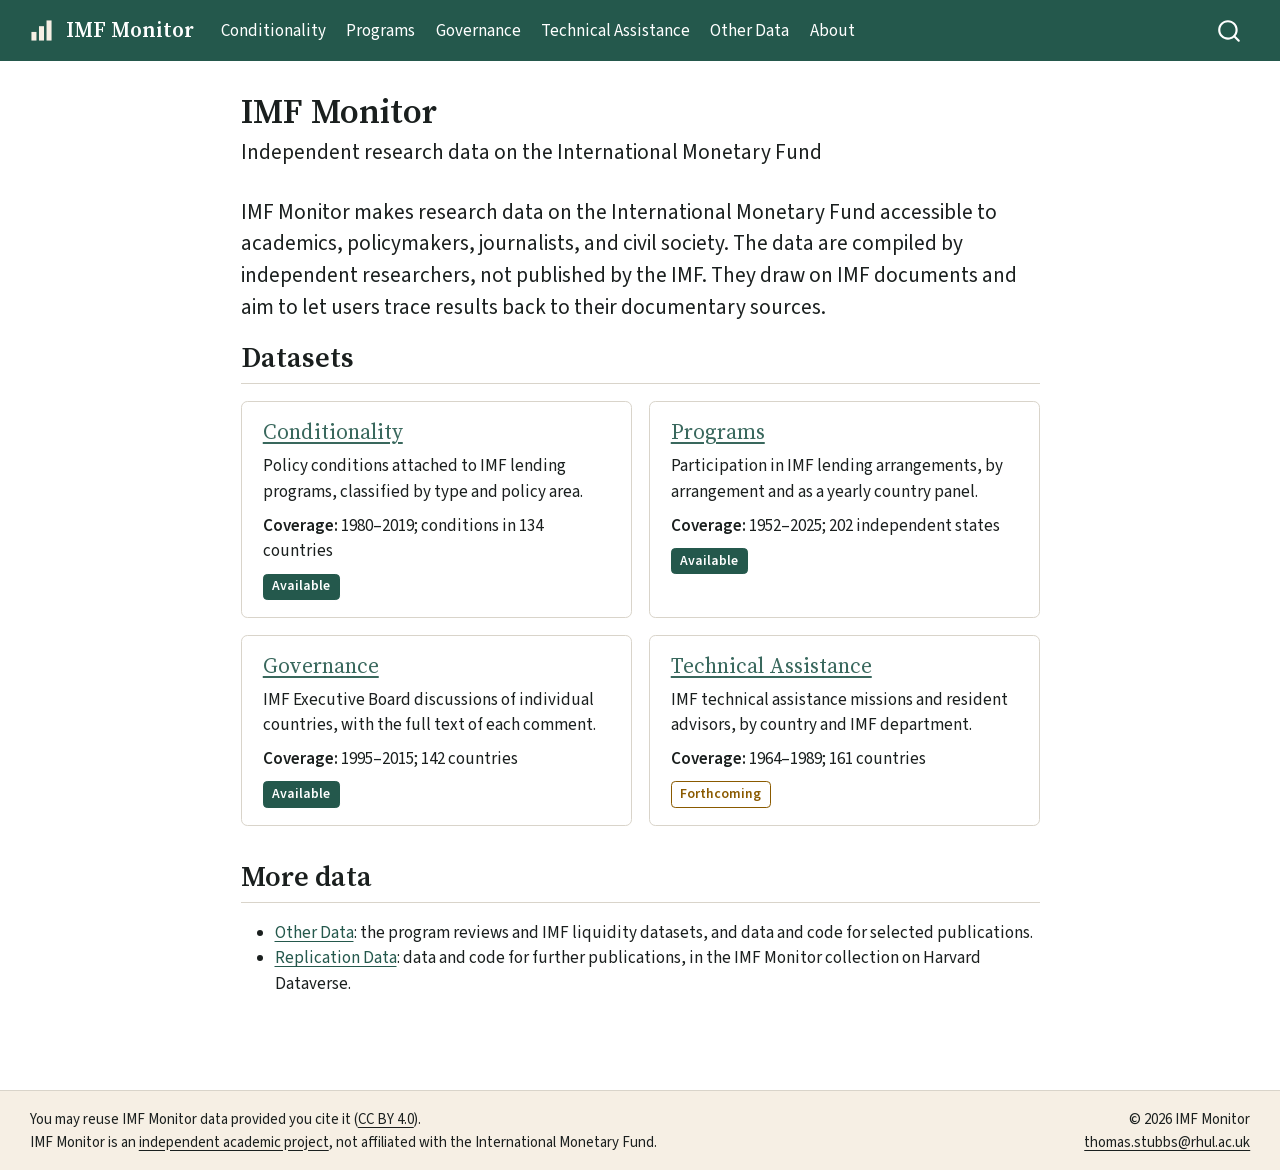
<file: docs/index.html>
<!DOCTYPE html>
<html xmlns="http://www.w3.org/1999/xhtml" lang="en-GB" xml:lang="en-GB"><head>

<meta charset="utf-8">
<meta name="generator" content="quarto-1.9.38">

<meta name="viewport" content="width=device-width, initial-scale=1.0, user-scalable=yes">


<title>IMF Monitor</title>
<style>
/* Default styles provided by pandoc.
** See https://pandoc.org/MANUAL.html#variables-for-html for config info.
*/
code{white-space: pre-wrap;}
span.smallcaps{font-variant: small-caps;}
div.columns{display: flex; gap: min(4vw, 1.5em);}
div.column{flex: auto; overflow-x: auto;}
div.hanging-indent{margin-left: 1.5em; text-indent: -1.5em;}
ul.task-list{list-style: none;}
ul.task-list li input[type="checkbox"] {
  width: 0.8em;
  margin: 0 0.8em 0.2em -1em; /* quarto-specific, see https://github.com/quarto-dev/quarto-cli/issues/4556 */ 
  vertical-align: middle;
}
</style>


<script src="site_libs/quarto-nav/quarto-nav.js"></script>
<script src="site_libs/quarto-nav/headroom.min.js"></script>
<script src="site_libs/clipboard/clipboard.min.js"></script>
<script src="site_libs/quarto-search/autocomplete.umd.js"></script>
<script src="site_libs/quarto-search/fuse.min.js"></script>
<script src="site_libs/quarto-search/quarto-search.js"></script>
<meta name="quarto:offset" content="./">
<link href="./images/favicon.png" rel="icon" type="image/png">
<script src="site_libs/quarto-html/quarto.js" type="module"></script>
<script src="site_libs/quarto-html/tabsets/tabsets.js" type="module"></script>
<script src="site_libs/quarto-html/popper.min.js"></script>
<script src="site_libs/quarto-html/tippy.umd.min.js"></script>
<script src="site_libs/quarto-html/anchor.min.js"></script>
<link href="site_libs/quarto-html/tippy.css" rel="stylesheet">
<link href="site_libs/quarto-html/quarto-syntax-highlighting-15634bcf2e68342d4ad2dfa704d543f6.css" rel="stylesheet" id="quarto-text-highlighting-styles">
<script src="site_libs/bootstrap/bootstrap.min.js"></script>
<link href="site_libs/bootstrap/bootstrap-icons.css" rel="stylesheet">
<link href="site_libs/bootstrap/bootstrap-2131ca5729be5f0b04225e22d8b577a0.min.css" rel="stylesheet" append-hash="true" id="quarto-bootstrap" data-mode="light">
<script id="quarto-search-options" type="application/json">{
  "location": "navbar",
  "copy-button": false,
  "collapse-after": 3,
  "panel-placement": "end",
  "type": "overlay",
  "limit": 50,
  "keyboard-shortcut": [
    "f",
    "/",
    "s"
  ],
  "show-item-context": false,
  "language": {
    "search-no-results-text": "No results",
    "search-matching-documents-text": "matching documents",
    "search-copy-link-title": "Copy link to search",
    "search-hide-matches-text": "Hide additional matches",
    "search-more-match-text": "more match in this document",
    "search-more-matches-text": "more matches in this document",
    "search-clear-button-title": "Clear",
    "search-text-placeholder": "",
    "search-detached-cancel-button-title": "Cancel",
    "search-submit-button-title": "Submit",
    "search-label": "Search"
  }
}</script>
<script async="" src="https://www.googletagmanager.com/gtag/js?id=G-3EFVFHWD59"></script>

<script type="text/javascript">

window.dataLayer = window.dataLayer || [];
function gtag(){dataLayer.push(arguments);}
gtag('js', new Date());
gtag('config', 'G-3EFVFHWD59', { 'anonymize_ip': true});
</script>
<meta name="format-detection" content="telephone=no, date=no, address=no, email=no">


<link rel="stylesheet" href="styles/fonts.css">
<link rel="canonical" href="https://imfmonitor.org/">
</head>

<body class="nav-fixed fullcontent quarto-light">

<div id="quarto-search-results"></div>
  <header id="quarto-header" class="headroom fixed-top">
    <nav class="navbar navbar-expand-lg " data-bs-theme="dark">
      <div class="navbar-container container-fluid">
      <div class="navbar-brand-container mx-auto">
    <a href="./index.html" class="navbar-brand navbar-brand-logo">
    <img src="./images/logo-mark.svg" alt="IMF Monitor" class="navbar-logo light-content">
    <img src="./images/logo-mark.svg" alt="IMF Monitor" class="navbar-logo dark-content">
    </a>
    <a class="navbar-brand" href="./index.html">
    <span class="navbar-title">IMF Monitor</span>
    </a>
  </div>
            <div id="quarto-search" class="" title="Search"></div>
          <button class="navbar-toggler" type="button" data-bs-toggle="collapse" data-bs-target="#navbarCollapse" aria-controls="navbarCollapse" role="menu" aria-expanded="false" aria-label="Toggle navigation" onclick="if (window.quartoToggleHeadroom) { window.quartoToggleHeadroom(); }">
  <span class="navbar-toggler-icon"></span>
</button>
          <div class="collapse navbar-collapse" id="navbarCollapse">
            <ul class="navbar-nav navbar-nav-scroll me-auto">
  <li class="nav-item">
    <a class="nav-link" href="./conditionality/index.html"> 
<span class="menu-text">Conditionality</span></a>
  </li>  
  <li class="nav-item">
    <a class="nav-link" href="./programs/index.html"> 
<span class="menu-text">Programs</span></a>
  </li>  
  <li class="nav-item">
    <a class="nav-link" href="./governance/index.html"> 
<span class="menu-text">Governance</span></a>
  </li>  
  <li class="nav-item">
    <a class="nav-link" href="./technical-assistance/index.html"> 
<span class="menu-text">Technical Assistance</span></a>
  </li>  
  <li class="nav-item">
    <a class="nav-link" href="./other-data/index.html"> 
<span class="menu-text">Other Data</span></a>
  </li>  
  <li class="nav-item">
    <a class="nav-link" href="./about/index.html"> 
<span class="menu-text">About</span></a>
  </li>  
</ul>
          </div> <!-- /navcollapse -->
            <div class="quarto-navbar-tools">
</div>
      </div> <!-- /container-fluid -->
    </nav>
</header>
<!-- content -->
<div id="quarto-content" class="quarto-container page-columns page-rows-contents page-layout-article page-navbar">
<!-- sidebar -->
<!-- margin-sidebar -->
    
<!-- main -->
<main class="content" id="quarto-document-content">
<a class="visually-hidden-focusable skip-link" href="#quarto-document-content">Skip to main content</a>
<script>
  // Quarto inserts this include inside <main>. Move the link to the start of
  // <body>, so it is the first thing a keyboard user reaches.
  (function () {
    var link = document.currentScript.previousElementSibling;
    document.body.insertBefore(link, document.body.firstChild);
  })();
</script>

<header id="title-block-header" class="quarto-title-block default">
<div class="quarto-title">
<h1 class="title">IMF Monitor</h1>
<p class="subtitle lead">Independent research data on the International Monetary Fund</p>
</div>



<div class="quarto-title-meta">

    
  
    
  </div>
  


</header>


<div class="lead">
<p>IMF Monitor makes research data on the International Monetary Fund accessible to academics, policymakers, journalists, and civil society. The data are compiled by independent researchers, not published by the IMF. They draw on IMF documents and aim to let users trace results back to their documentary sources.</p>
</div>
<section id="datasets" class="level2">
<h2 class="anchored" data-anchor-id="datasets">Datasets</h2>
<div class="dataset-grid">
<section class="level3 unnumbered unlisted no-anchor dataset-card">
<h3 class="unnumbered unlisted no-anchor" data-anchor-id=""><a href="./conditionality/index.html" class="stretched-link">Conditionality</a></h3>
<p>Policy conditions attached to IMF lending programs, classified by type and policy area.</p>
<p><span class="card-label">Coverage:</span> 1980–2019; conditions in 134 countries</p>
<p><span class="status status-available">Available</span></p>
</section>
<section class="level3 unnumbered unlisted no-anchor dataset-card">
<h3 class="unnumbered unlisted no-anchor" data-anchor-id=""><a href="./programs/index.html" class="stretched-link">Programs</a></h3>
<p>Participation in IMF lending arrangements, by arrangement and as a yearly country panel.</p>
<p><span class="card-label">Coverage:</span> 1952–2025; 202 independent states</p>
<p><span class="status status-available">Available</span></p>
</section>
<section class="level3 unnumbered unlisted no-anchor dataset-card">
<h3 class="unnumbered unlisted no-anchor" data-anchor-id=""><a href="./governance/index.html" class="stretched-link">Governance</a></h3>
<p>IMF Executive Board discussions of individual countries, with the full text of each comment.</p>
<p><span class="card-label">Coverage:</span> 1995–2015; 142 countries</p>
<p><span class="status status-available">Available</span></p>
</section>
<section class="level3 unnumbered unlisted no-anchor dataset-card">
<h3 class="unnumbered unlisted no-anchor" data-anchor-id=""><a href="./technical-assistance/index.html" class="stretched-link">Technical Assistance</a></h3>
<p>IMF technical assistance missions and resident advisors, by country and IMF department.</p>
<p><span class="card-label">Coverage:</span> 1964–1989; 161 countries</p>
<p><span class="status status-forthcoming">Forthcoming</span></p>
</section>
</div>
</section>
<section id="more-data" class="level2">
<h2 class="anchored" data-anchor-id="more-data">More data</h2>
<ul>
<li><a href="./other-data/index.html">Other Data</a>: the program reviews and IMF liquidity datasets, and data and code for selected publications.</li>
<li><a href="https://dataverse.harvard.edu/dataverse/imfmonitor">Replication Data</a>: data and code for further publications, in the IMF Monitor collection on Harvard Dataverse.</li>
</ul>


</section>

</main> <!-- /main -->
<script>
  // Copy button in citation boxes (the dataset-cite shortcode). The button
  // shows the result; the box's hidden status line tells screen readers.
  document.addEventListener("click", function (event) {
    var button = event.target.closest(".cite-copy");
    if (!button) return;
    var box = button.closest(".cite-box");
    var status = box.querySelector(".cite-status");
    function report(label, message) {
      button.textContent = label;
      if (status) status.textContent = message;
      setTimeout(function () {
        button.textContent = "Copy citation";
        if (status) status.textContent = "";
      }, 2000);
    }
    function failed() {
      report("Copy failed", "Copy failed: select the citation and copy it.");
    }
    if (!navigator.clipboard) { failed(); return; }
    navigator.clipboard.writeText(box.querySelector("p").innerText).then(function () {
      report("Copied", "Citation copied.");
    }, failed);
  });
</script>
<script id="quarto-html-after-body" type="application/javascript">
  window.document.addEventListener("DOMContentLoaded", function (event) {
    const icon = "";
    const anchorJS = new window.AnchorJS();
    anchorJS.options = {
      placement: 'right',
      icon: icon
    };
    anchorJS.add('.anchored');
    const isCodeAnnotation = (el) => {
      for (const clz of el.classList) {
        if (clz.startsWith('code-annotation-')) {                     
          return true;
        }
      }
      return false;
    }
    const onCopySuccess = function(e) {
      // button target
      const button = e.trigger;
      // don't keep focus
      button.blur();
      // flash "checked"
      button.classList.add('code-copy-button-checked');
      var currentTitle = button.getAttribute("title");
      button.setAttribute("title", "Copied!");
      let tooltip;
      if (window.bootstrap) {
        button.setAttribute("data-bs-toggle", "tooltip");
        button.setAttribute("data-bs-placement", "left");
        button.setAttribute("data-bs-title", "Copied!");
        tooltip = new bootstrap.Tooltip(button, 
          { trigger: "manual", 
            customClass: "code-copy-button-tooltip",
            offset: [0, -8]});
        tooltip.show();    
      }
      setTimeout(function() {
        if (tooltip) {
          tooltip.hide();
          button.removeAttribute("data-bs-title");
          button.removeAttribute("data-bs-toggle");
          button.removeAttribute("data-bs-placement");
        }
        button.setAttribute("title", currentTitle);
        button.classList.remove('code-copy-button-checked');
      }, 1000);
      // clear code selection
      e.clearSelection();
    }
    const getTextToCopy = function(trigger) {
      const outerScaffold = trigger.parentElement.cloneNode(true);
      const codeEl = outerScaffold.querySelector('code');
      for (const childEl of codeEl.children) {
        if (isCodeAnnotation(childEl)) {
          childEl.remove();
        }
      }
      return codeEl.innerText;
    }
    const clipboard = new window.ClipboardJS('.code-copy-button:not([data-in-quarto-modal])', {
      text: getTextToCopy
    });
    clipboard.on('success', onCopySuccess);
    if (window.document.getElementById('quarto-embedded-source-code-modal')) {
      const clipboardModal = new window.ClipboardJS('.code-copy-button[data-in-quarto-modal]', {
        text: getTextToCopy,
        container: window.document.getElementById('quarto-embedded-source-code-modal')
      });
      clipboardModal.on('success', onCopySuccess);
    }
      var localhostRegex = new RegExp(/^(?:http|https):\/\/localhost\:?[0-9]*\//);
      var mailtoRegex = new RegExp(/^mailto:/);
        var filterRegex = new RegExp("https:\/\/imfmonitor\.org\/");
      var isInternal = (href) => {
          return filterRegex.test(href) || localhostRegex.test(href) || mailtoRegex.test(href);
      }
      // Inspect non-navigation links and adorn them if external
     var links = window.document.querySelectorAll('a[href]:not(.nav-link):not(.navbar-brand):not(.toc-action):not(.sidebar-link):not(.sidebar-item-toggle):not(.pagination-link):not(.no-external):not([aria-hidden]):not(.dropdown-item):not(.quarto-navigation-tool):not(.about-link)');
      for (var i=0; i<links.length; i++) {
        const link = links[i];
        if (!isInternal(link.href)) {
          // undo the damage that might have been done by quarto-nav.js in the case of
          // links that we want to consider external
          if (link.dataset.originalHref !== undefined) {
            link.href = link.dataset.originalHref;
          }
        }
      }
    function tippyHover(el, contentFn, onTriggerFn, onUntriggerFn) {
      const config = {
        allowHTML: true,
        maxWidth: 500,
        delay: 100,
        arrow: false,
        appendTo: function(el) {
            return el.parentElement;
        },
        interactive: true,
        interactiveBorder: 10,
        theme: 'quarto',
        placement: 'bottom-start',
      };
      if (contentFn) {
        config.content = contentFn;
      }
      if (onTriggerFn) {
        config.onTrigger = onTriggerFn;
      }
      if (onUntriggerFn) {
        config.onUntrigger = onUntriggerFn;
      }
      window.tippy(el, config); 
    }
    const noterefs = window.document.querySelectorAll('a[role="doc-noteref"]');
    for (var i=0; i<noterefs.length; i++) {
      const ref = noterefs[i];
      tippyHover(ref, function() {
        // use id or data attribute instead here
        let href = ref.getAttribute('data-footnote-href') || ref.getAttribute('href');
        try { href = new URL(href).hash; } catch {}
        const id = href.replace(/^#\/?/, "");
        const note = window.document.getElementById(id);
        if (note) {
          return note.innerHTML;
        } else {
          return "";
        }
      });
    }
    const xrefs = window.document.querySelectorAll('a.quarto-xref');
    const processXRef = (id, note) => {
      // Strip column container classes
      const stripColumnClz = (el) => {
        el.classList.remove("page-full", "page-columns");
        if (el.children) {
          for (const child of el.children) {
            stripColumnClz(child);
          }
        }
      }
      stripColumnClz(note)
      if (id === null || id.startsWith('sec-')) {
        // Special case sections, only their first couple elements
        const container = document.createElement("div");
        if (note.children && note.children.length > 2) {
          container.appendChild(note.children[0].cloneNode(true));
          for (let i = 1; i < note.children.length; i++) {
            const child = note.children[i];
            if (child.tagName === "P" && child.innerText === "") {
              continue;
            } else {
              container.appendChild(child.cloneNode(true));
              break;
            }
          }
          if (window.Quarto?.typesetMath) {
            window.Quarto.typesetMath(container);
          }
          return container.innerHTML
        } else {
          if (window.Quarto?.typesetMath) {
            window.Quarto.typesetMath(note);
          }
          return note.innerHTML;
        }
      } else {
        // Remove any anchor links if they are present
        const anchorLink = note.querySelector('a.anchorjs-link');
        if (anchorLink) {
          anchorLink.remove();
        }
        if (window.Quarto?.typesetMath) {
          window.Quarto.typesetMath(note);
        }
        if (note.classList.contains("callout")) {
          return note.outerHTML;
        } else {
          return note.innerHTML;
        }
      }
    }
    for (var i=0; i<xrefs.length; i++) {
      const xref = xrefs[i];
      tippyHover(xref, undefined, function(instance) {
        instance.disable();
        let url = xref.getAttribute('href');
        let hash = undefined; 
        if (url.startsWith('#')) {
          hash = url;
        } else {
          try { hash = new URL(url).hash; } catch {}
        }
        if (hash) {
          const id = hash.replace(/^#\/?/, "");
          const note = window.document.getElementById(id);
          if (note !== null) {
            try {
              const html = processXRef(id, note.cloneNode(true));
              instance.setContent(html);
            } finally {
              instance.enable();
              instance.show();
            }
          } else {
            // See if we can fetch this
            fetch(url.split('#')[0])
            .then(res => res.text())
            .then(html => {
              const parser = new DOMParser();
              const htmlDoc = parser.parseFromString(html, "text/html");
              const note = htmlDoc.getElementById(id);
              if (note !== null) {
                const html = processXRef(id, note);
                instance.setContent(html);
              } 
            }).finally(() => {
              instance.enable();
              instance.show();
            });
          }
        } else {
          // See if we can fetch a full url (with no hash to target)
          // This is a special case and we should probably do some content thinning / targeting
          fetch(url)
          .then(res => res.text())
          .then(html => {
            const parser = new DOMParser();
            const htmlDoc = parser.parseFromString(html, "text/html");
            const note = htmlDoc.querySelector('main.content');
            if (note !== null) {
              // This should only happen for chapter cross references
              // (since there is no id in the URL)
              // remove the first header
              if (note.children.length > 0 && note.children[0].tagName === "HEADER") {
                note.children[0].remove();
              }
              const html = processXRef(null, note);
              instance.setContent(html);
            } 
          }).finally(() => {
            instance.enable();
            instance.show();
          });
        }
      }, function(instance) {
      });
    }
        let selectedAnnoteEl;
        const selectorForAnnotation = ( cell, annotation) => {
          let cellAttr = 'data-code-cell="' + cell + '"';
          let lineAttr = 'data-code-annotation="' +  annotation + '"';
          const selector = 'span[' + cellAttr + '][' + lineAttr + ']';
          return selector;
        }
        const selectCodeLines = (annoteEl) => {
          const doc = window.document;
          const targetCell = annoteEl.getAttribute("data-target-cell");
          const targetAnnotation = annoteEl.getAttribute("data-target-annotation");
          const annoteSpan = window.document.querySelector(selectorForAnnotation(targetCell, targetAnnotation));
          const lines = annoteSpan.getAttribute("data-code-lines").split(",");
          const lineIds = lines.map((line) => {
            return targetCell + "-" + line;
          })
          let top = null;
          let height = null;
          let parent = null;
          if (lineIds.length > 0) {
              //compute the position of the single el (top and bottom and make a div)
              const el = window.document.getElementById(lineIds[0]);
              top = el.offsetTop;
              height = el.offsetHeight;
              parent = el.parentElement.parentElement;
            if (lineIds.length > 1) {
              const lastEl = window.document.getElementById(lineIds[lineIds.length - 1]);
              const bottom = lastEl.offsetTop + lastEl.offsetHeight;
              height = bottom - top;
            }
            if (top !== null && height !== null && parent !== null) {
              // cook up a div (if necessary) and position it 
              let div = window.document.getElementById("code-annotation-line-highlight");
              if (div === null) {
                div = window.document.createElement("div");
                div.setAttribute("id", "code-annotation-line-highlight");
                div.style.position = 'absolute';
                parent.appendChild(div);
              }
              div.style.top = top - 2 + "px";
              div.style.height = height + 4 + "px";
              div.style.left = 0;
              let gutterDiv = window.document.getElementById("code-annotation-line-highlight-gutter");
              if (gutterDiv === null) {
                gutterDiv = window.document.createElement("div");
                gutterDiv.setAttribute("id", "code-annotation-line-highlight-gutter");
                gutterDiv.style.position = 'absolute';
                const codeCell = window.document.getElementById(targetCell);
                const gutter = codeCell.querySelector('.code-annotation-gutter');
                gutter.appendChild(gutterDiv);
              }
              gutterDiv.style.top = top - 2 + "px";
              gutterDiv.style.height = height + 4 + "px";
            }
            selectedAnnoteEl = annoteEl;
          }
        };
        const unselectCodeLines = () => {
          const elementsIds = ["code-annotation-line-highlight", "code-annotation-line-highlight-gutter"];
          elementsIds.forEach((elId) => {
            const div = window.document.getElementById(elId);
            if (div) {
              div.remove();
            }
          });
          selectedAnnoteEl = undefined;
        };
          // Handle positioning of the toggle
      window.addEventListener(
        "resize",
        throttle(() => {
          elRect = undefined;
          if (selectedAnnoteEl) {
            selectCodeLines(selectedAnnoteEl);
          }
        }, 10)
      );
      function throttle(fn, ms) {
      let throttle = false;
      let timer;
        return (...args) => {
          if(!throttle) { // first call gets through
              fn.apply(this, args);
              throttle = true;
          } else { // all the others get throttled
              if(timer) clearTimeout(timer); // cancel #2
              timer = setTimeout(() => {
                fn.apply(this, args);
                timer = throttle = false;
              }, ms);
          }
        };
      }
        // Attach click handler to the DT
        const annoteDls = window.document.querySelectorAll('dt[data-target-cell]');
        for (const annoteDlNode of annoteDls) {
          annoteDlNode.addEventListener('click', (event) => {
            const clickedEl = event.target;
            if (clickedEl !== selectedAnnoteEl) {
              unselectCodeLines();
              const activeEl = window.document.querySelector('dt[data-target-cell].code-annotation-active');
              if (activeEl) {
                activeEl.classList.remove('code-annotation-active');
              }
              selectCodeLines(clickedEl);
              clickedEl.classList.add('code-annotation-active');
            } else {
              // Unselect the line
              unselectCodeLines();
              clickedEl.classList.remove('code-annotation-active');
            }
          });
        }
    const findCites = (el) => {
      const parentEl = el.parentElement;
      if (parentEl) {
        const cites = parentEl.dataset.cites;
        if (cites) {
          return {
            el,
            cites: cites.split(' ')
          };
        } else {
          return findCites(el.parentElement)
        }
      } else {
        return undefined;
      }
    };
    var bibliorefs = window.document.querySelectorAll('a[role="doc-biblioref"]');
    for (var i=0; i<bibliorefs.length; i++) {
      const ref = bibliorefs[i];
      const citeInfo = findCites(ref);
      if (citeInfo) {
        tippyHover(citeInfo.el, function() {
          var popup = window.document.createElement('div');
          citeInfo.cites.forEach(function(cite) {
            var citeDiv = window.document.createElement('div');
            citeDiv.classList.add('hanging-indent');
            citeDiv.classList.add('csl-entry');
            var biblioDiv = window.document.getElementById('ref-' + cite);
            if (biblioDiv) {
              citeDiv.innerHTML = biblioDiv.innerHTML;
            }
            popup.appendChild(citeDiv);
          });
          return popup.innerHTML;
        });
      }
    }
  });
  </script>
</div> <!-- /content -->
<footer class="footer">
  <div class="nav-footer">
    <div class="nav-footer-left">
<p>You may reuse IMF Monitor data provided you cite it (<a href="https://creativecommons.org/licenses/by/4.0/">CC BY 4.0</a>).<br>
IMF Monitor is an <a href="./about/index.html#independence">independent academic project</a>, not affiliated with the International Monetary Fund.</p>
</div>   
    <div class="nav-footer-center">
      &nbsp;
    </div>
    <div class="nav-footer-right">
<p>© 2026 IMF Monitor<br>
<a href="mailto:thomas.stubbs@rhul.ac.uk">thomas.stubbs@rhul.ac.uk</a></p>
</div>
  </div>
</footer>




</body></html>
</file>
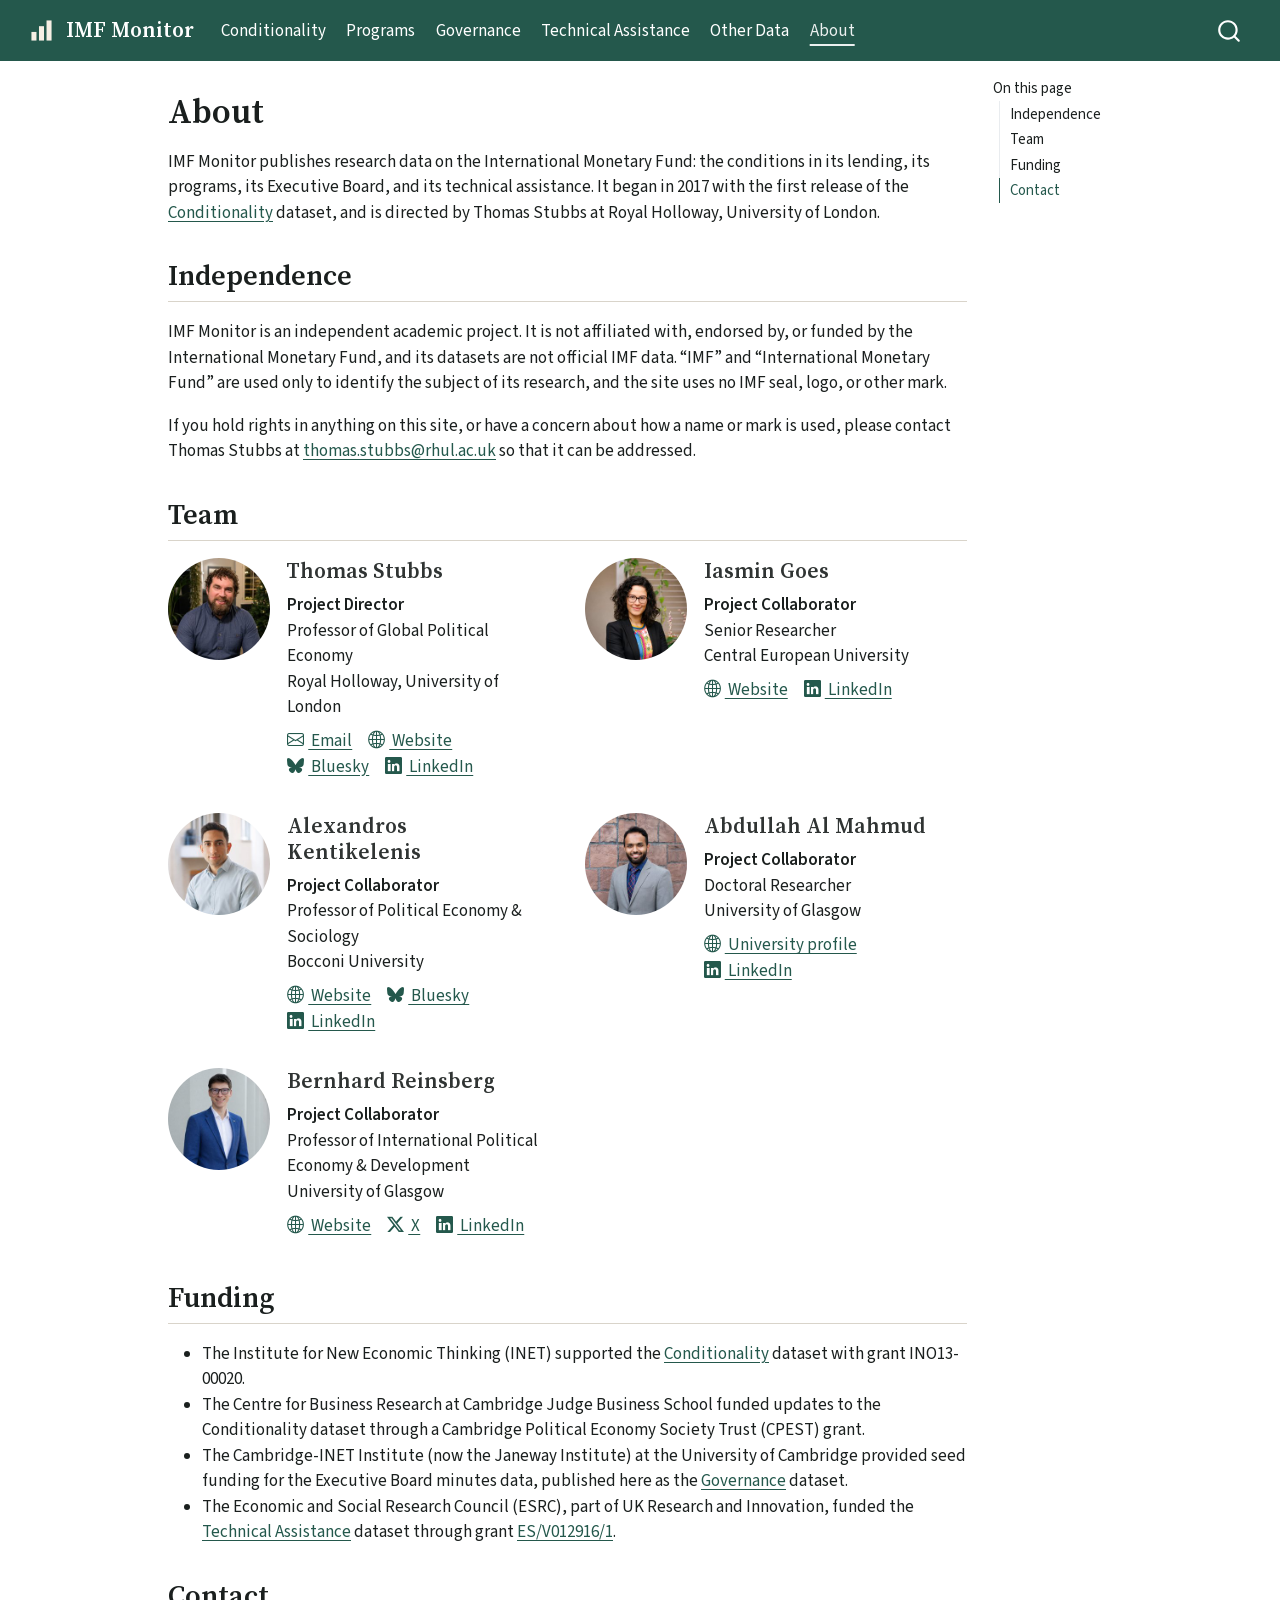
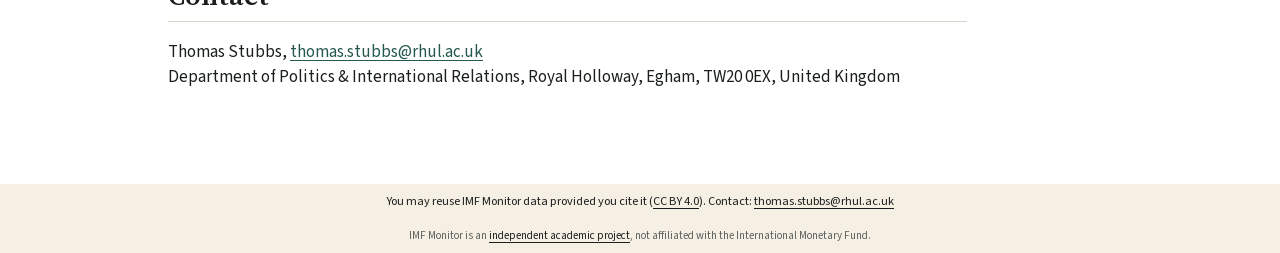
<file: docs/about-us/index.html>
<!DOCTYPE html>
<html xmlns="http://www.w3.org/1999/xhtml" lang="en-GB" xml:lang="en-GB"><head>

<meta charset="utf-8">
<meta name="generator" content="quarto-1.9.38">

<meta name="viewport" content="width=device-width, initial-scale=1.0, user-scalable=yes">


<title>About – IMF Monitor</title>
<style>
/* Default styles provided by pandoc.
** See https://pandoc.org/MANUAL.html#variables-for-html for config info.
*/
code{white-space: pre-wrap;}
span.smallcaps{font-variant: small-caps;}
div.columns{display: flex; gap: min(4vw, 1.5em);}
div.column{flex: auto; overflow-x: auto;}
div.hanging-indent{margin-left: 1.5em; text-indent: -1.5em;}
ul.task-list{list-style: none;}
ul.task-list li input[type="checkbox"] {
  width: 0.8em;
  margin: 0 0.8em 0.2em -1em; /* quarto-specific, see https://github.com/quarto-dev/quarto-cli/issues/4556 */ 
  vertical-align: middle;
}
</style>


<script src="../site_libs/quarto-nav/quarto-nav.js"></script>
<script src="../site_libs/quarto-nav/headroom.min.js"></script>
<script src="../site_libs/clipboard/clipboard.min.js"></script>
<script src="../site_libs/quarto-search/autocomplete.umd.js"></script>
<script src="../site_libs/quarto-search/fuse.min.js"></script>
<script src="../site_libs/quarto-search/quarto-search.js"></script>
<meta name="quarto:offset" content="../">
<link href="../images/favicon.png" rel="icon" type="image/png">
<script src="../site_libs/quarto-html/quarto.js" type="module"></script>
<script src="../site_libs/quarto-html/tabsets/tabsets.js" type="module"></script>
<script src="../site_libs/quarto-html/popper.min.js"></script>
<script src="../site_libs/quarto-html/tippy.umd.min.js"></script>
<script src="../site_libs/quarto-html/anchor.min.js"></script>
<link href="../site_libs/quarto-html/tippy.css" rel="stylesheet">
<link href="../site_libs/quarto-html/quarto-syntax-highlighting-15634bcf2e68342d4ad2dfa704d543f6.css" rel="stylesheet" id="quarto-text-highlighting-styles">
<script src="../site_libs/bootstrap/bootstrap.min.js"></script>
<link href="../site_libs/bootstrap/bootstrap-icons.css" rel="stylesheet">
<link href="../site_libs/bootstrap/bootstrap-47cf836dd5af2947f6494ce482d15b54.min.css" rel="stylesheet" append-hash="true" id="quarto-bootstrap" data-mode="light">
<script id="quarto-search-options" type="application/json">{
  "location": "navbar",
  "copy-button": false,
  "collapse-after": 3,
  "panel-placement": "end",
  "type": "overlay",
  "limit": 50,
  "keyboard-shortcut": [
    "f",
    "/",
    "s"
  ],
  "show-item-context": false,
  "language": {
    "search-no-results-text": "No results",
    "search-matching-documents-text": "matching documents",
    "search-copy-link-title": "Copy link to search",
    "search-hide-matches-text": "Hide additional matches",
    "search-more-match-text": "more match in this document",
    "search-more-matches-text": "more matches in this document",
    "search-clear-button-title": "Clear",
    "search-text-placeholder": "",
    "search-detached-cancel-button-title": "Cancel",
    "search-submit-button-title": "Submit",
    "search-label": "Search"
  }
}</script>
<meta name="robots" content="noindex, nofollow">


<link rel="stylesheet" href="../styles/fonts.css">
</head>

<body class="nav-fixed quarto-light">

<div id="quarto-search-results"></div>
  <header id="quarto-header" class="headroom fixed-top">
    <nav class="navbar navbar-expand-lg " data-bs-theme="dark">
      <div class="navbar-container container-fluid">
      <div class="navbar-brand-container mx-auto">
    <a href="../index.html" class="navbar-brand navbar-brand-logo">
    <img src="../images/logo-mark.svg" alt="" class="navbar-logo light-content">
    <img src="../images/logo-mark.svg" alt="" class="navbar-logo dark-content">
    </a>
    <a class="navbar-brand" href="../index.html">
    <span class="navbar-title">IMF Monitor</span>
    </a>
  </div>
            <div id="quarto-search" class="" title="Search"></div>
          <button class="navbar-toggler" type="button" data-bs-toggle="collapse" data-bs-target="#navbarCollapse" aria-controls="navbarCollapse" role="menu" aria-expanded="false" aria-label="Toggle navigation" onclick="if (window.quartoToggleHeadroom) { window.quartoToggleHeadroom(); }">
  <span class="navbar-toggler-icon"></span>
</button>
          <div class="collapse navbar-collapse" id="navbarCollapse">
            <ul class="navbar-nav navbar-nav-scroll me-auto">
  <li class="nav-item">
    <a class="nav-link" href="../conditionality/index.html"> 
<span class="menu-text">Conditionality</span></a>
  </li>  
  <li class="nav-item">
    <a class="nav-link" href="../programs/index.html"> 
<span class="menu-text">Programs</span></a>
  </li>  
  <li class="nav-item">
    <a class="nav-link" href="../governance/index.html"> 
<span class="menu-text">Governance</span></a>
  </li>  
  <li class="nav-item">
    <a class="nav-link" href="../technical-assistance/index.html"> 
<span class="menu-text">Technical Assistance</span></a>
  </li>  
  <li class="nav-item">
    <a class="nav-link" href="../other-data/index.html"> 
<span class="menu-text">Other Data</span></a>
  </li>  
  <li class="nav-item">
    <a class="nav-link active" href="../about-us/index.html" aria-current="page"> 
<span class="menu-text">About</span></a>
  </li>  
</ul>
          </div> <!-- /navcollapse -->
            <div class="quarto-navbar-tools">
</div>
      </div> <!-- /container-fluid -->
    </nav>
</header>
<!-- content -->
<div id="quarto-content" class="quarto-container page-columns page-rows-contents page-layout-article page-navbar">
<!-- sidebar -->
<!-- margin-sidebar -->
    <div id="quarto-margin-sidebar" class="sidebar margin-sidebar">
        <nav id="TOC" role="doc-toc" class="toc-active">
    <h2 id="toc-title">On this page</h2>
   
  <ul class="collapse">
  <li><a href="#independence" id="toc-independence" class="nav-link active" data-scroll-target="#independence">Independence</a></li>
  <li><a href="#team" id="toc-team" class="nav-link" data-scroll-target="#team">Team</a></li>
  <li><a href="#funding" id="toc-funding" class="nav-link" data-scroll-target="#funding">Funding</a></li>
  <li><a href="#contact" id="toc-contact" class="nav-link" data-scroll-target="#contact">Contact</a></li>
  </ul>
</nav>
    </div>
<!-- main -->
<main class="content" id="quarto-document-content">
<a class="visually-hidden-focusable skip-link" href="#quarto-document-content">Skip to main content</a>
<script>
  // Quarto inserts this include inside <main>. Move the link to the start of
  // <body>, so it is the first thing a keyboard user reaches.
  (function () {
    var link = document.currentScript.previousElementSibling;
    document.body.insertBefore(link, document.body.firstChild);
  })();
</script>

<header id="title-block-header" class="quarto-title-block default">
<div class="quarto-title">
<h1 class="title">About</h1>
</div>



<div class="quarto-title-meta">

    
  
    
  </div>
  


</header>


<!-- Sources: the team, links, and contact address are those on the Wix
     About page (20 October 2026), confirmed current by Thomas on 21 October
     2026; the photos are web-sized copies of the Wix originals, used with
     their subjects' agreement. Funding: the Conditionality and Board minutes
     codebooks, the Wix Technical Assistance page, and Thomas (plan decision
     15). The independence wording was approved by Thomas on 21 October 2026. -->
<p>IMF Monitor publishes research data on the International Monetary Fund: the conditions in its lending, its programs, its Executive Board, and its technical assistance. It began in 2017 with the first release of the <a href="../conditionality/index.html">Conditionality</a> dataset, and is directed by Thomas Stubbs at Royal Holloway, University of London.</p>
<section id="independence" class="level2">
<h2 class="anchored" data-anchor-id="independence">Independence</h2>
<p>IMF Monitor is an independent academic project. It is not affiliated with, endorsed by, or funded by the International Monetary Fund, and its datasets are not official IMF data. “IMF” and “International Monetary Fund” are used only to identify the subject of its research, and the site uses no IMF seal, logo, or other mark.</p>
<p>If you hold rights in anything on this site, or have a concern about how a name or mark is used, please contact Thomas Stubbs at <a href="mailto:thomas.stubbs@rhul.ac.uk">thomas.stubbs@rhul.ac.uk</a> so that it can be addressed.</p>
</section>
<section id="team" class="level2">
<h2 class="anchored" data-anchor-id="team">Team</h2>
<!-- The project director first, then the collaborators by surname, with
     Al Mahmud under M (Thomas, 21 October 2026). The photos have empty alt
     text because each sits beside the person's name, which a screen reader
     would otherwise announce twice. The alt="" attribute must be explicit:
     Pandoc writes no alt at all for an empty description, and screen readers
     then read the file name. -->
<div class="team">
<div class="team-member">
<p><img src="../images/team/stubbs.jpg" class="team-photo" alt="" width="120" height="120"></p>
<section id="thomas-stubbs" class="level3 unnumbered unlisted team-text">
<h3 class="unnumbered unlisted anchored" data-anchor-id="thomas-stubbs">Thomas Stubbs</h3>
<p><span class="team-role">Project Director</span><br>
Professor of Global Political Economy<br>
Royal Holloway, University of London</p>
<div class="team-links">
<p><a href="mailto:thomas.stubbs@rhul.ac.uk"><span class="bi bi-envelope" aria-hidden="true"></span> Email</a> <a href="https://www.tstubbs.net/"><span class="bi bi-globe2" aria-hidden="true"></span> Website</a> <a href="https://bsky.app/profile/thomstubbs.bsky.social"><span class="bi bi-bluesky" aria-hidden="true"></span> Bluesky</a> <a href="https://www.linkedin.com/in/thomas-stubbs-50a769253/"><span class="bi bi-linkedin" aria-hidden="true"></span> LinkedIn</a></p>
</div>
</section>
</div>
<div class="team-member">
<p><img src="../images/team/goes.jpg" class="team-photo" alt="" width="120" height="120"></p>
<section id="iasmin-goes" class="level3 unnumbered unlisted team-text">
<h3 class="unnumbered unlisted anchored" data-anchor-id="iasmin-goes">Iasmin Goes</h3>
<p><span class="team-role">Project Collaborator</span><br>
Senior Researcher<br>
Central European University</p>
<div class="team-links">
<p><a href="https://www.iasmingoes.com/"><span class="bi bi-globe2" aria-hidden="true"></span> Website</a> <a href="https://www.linkedin.com/in/iasmin-goes/"><span class="bi bi-linkedin" aria-hidden="true"></span> LinkedIn</a></p>
</div>
</section>
</div>
<div class="team-member">
<p><img src="../images/team/kentikelenis.jpg" class="team-photo" alt="" width="120" height="120"></p>
<section id="alexandros-kentikelenis" class="level3 unnumbered unlisted team-text">
<h3 class="unnumbered unlisted anchored" data-anchor-id="alexandros-kentikelenis">Alexandros Kentikelenis</h3>
<p><span class="team-role">Project Collaborator</span><br>
Professor of Political Economy &amp; Sociology<br>
Bocconi University</p>
<div class="team-links">
<p><a href="https://www.kentikelenis.net/"><span class="bi bi-globe2" aria-hidden="true"></span> Website</a> <a href="https://bsky.app/profile/akentikelenis.bsky.social"><span class="bi bi-bluesky" aria-hidden="true"></span> Bluesky</a> <a href="https://www.linkedin.com/in/alexandros-kentikelenis/"><span class="bi bi-linkedin" aria-hidden="true"></span> LinkedIn</a></p>
</div>
</section>
</div>
<div class="team-member">
<p><img src="../images/team/mahmud.jpg" class="team-photo" alt="" width="120" height="120"></p>
<section id="abdullah-al-mahmud" class="level3 unnumbered unlisted team-text">
<h3 class="unnumbered unlisted anchored" data-anchor-id="abdullah-al-mahmud">Abdullah Al Mahmud</h3>
<p><span class="team-role">Project Collaborator</span><br>
Doctoral Researcher<br>
University of Glasgow</p>
<div class="team-links">
<p><a href="https://www.gla.ac.uk/pgrs/abdullahalmahmud/"><span class="bi bi-globe2" aria-hidden="true"></span> University profile</a> <a href="https://www.linkedin.com/in/zohaan-abdullah-al-mahmud/"><span class="bi bi-linkedin" aria-hidden="true"></span> LinkedIn</a></p>
</div>
</section>
</div>
<div class="team-member">
<p><img src="../images/team/reinsberg.jpg" class="team-photo" alt="" width="120" height="120"></p>
<section id="bernhard-reinsberg" class="level3 unnumbered unlisted team-text">
<h3 class="unnumbered unlisted anchored" data-anchor-id="bernhard-reinsberg">Bernhard Reinsberg</h3>
<p><span class="team-role">Project Collaborator</span><br>
Professor of International Political Economy &amp; Development<br>
University of Glasgow</p>
<div class="team-links">
<p><a href="https://bernhardreinsberg.wordpress.com/"><span class="bi bi-globe2" aria-hidden="true"></span> Website</a> <a href="https://x.com/b_reinsberg"><span class="bi bi-twitter-x" aria-hidden="true"></span> X</a> <a href="https://www.linkedin.com/in/bernhard-reinsberg-789350397/"><span class="bi bi-linkedin" aria-hidden="true"></span> LinkedIn</a></p>
</div>
</section>
</div>
</div>
</section>
<section id="funding" class="level2">
<h2 class="anchored" data-anchor-id="funding">Funding</h2>
<ul>
<li>The Institute for New Economic Thinking (INET) supported the <a href="../conditionality/index.html">Conditionality</a> dataset with grant INO13-00020.</li>
<li>The Centre for Business Research at Cambridge Judge Business School funded updates to the Conditionality dataset through a Cambridge Political Economy Society Trust (CPEST) grant.</li>
<li>The Cambridge-INET Institute (now the Janeway Institute) at the University of Cambridge provided seed funding for the Executive Board minutes data, published here as the <a href="../governance/index.html">Governance</a> dataset.</li>
<li>The Economic and Social Research Council (ESRC), part of UK Research and Innovation, funded the <a href="../technical-assistance/index.html">Technical Assistance</a> dataset through grant <a href="https://gtr.ukri.org/projects?ref=ES%2FV012916%2F1">ES/V012916/1</a>.</li>
</ul>
</section>
<section id="contact" class="level2">
<h2 class="anchored" data-anchor-id="contact">Contact</h2>
<p>Thomas Stubbs, <a href="mailto:thomas.stubbs@rhul.ac.uk">thomas.stubbs@rhul.ac.uk</a><br>
Department of Politics &amp; International Relations, Royal Holloway, Egham, TW20 0EX, United Kingdom</p>


</section>

</main> <!-- /main -->
<script>
  // Copy button in citation boxes (the dataset-cite shortcode).
  document.addEventListener("click", function (event) {
    var button = event.target.closest(".cite-copy");
    if (!button || !navigator.clipboard) return;
    var text = button.closest(".cite-box").querySelector("p").innerText;
    navigator.clipboard.writeText(text).then(function () {
      button.textContent = "Copied";
      setTimeout(function () { button.textContent = "Copy citation"; }, 2000);
    });
  });
</script>
<script id="quarto-html-after-body" type="application/javascript">
  window.document.addEventListener("DOMContentLoaded", function (event) {
    const icon = "";
    const anchorJS = new window.AnchorJS();
    anchorJS.options = {
      placement: 'right',
      icon: icon
    };
    anchorJS.add('.anchored');
    const isCodeAnnotation = (el) => {
      for (const clz of el.classList) {
        if (clz.startsWith('code-annotation-')) {                     
          return true;
        }
      }
      return false;
    }
    const onCopySuccess = function(e) {
      // button target
      const button = e.trigger;
      // don't keep focus
      button.blur();
      // flash "checked"
      button.classList.add('code-copy-button-checked');
      var currentTitle = button.getAttribute("title");
      button.setAttribute("title", "Copied!");
      let tooltip;
      if (window.bootstrap) {
        button.setAttribute("data-bs-toggle", "tooltip");
        button.setAttribute("data-bs-placement", "left");
        button.setAttribute("data-bs-title", "Copied!");
        tooltip = new bootstrap.Tooltip(button, 
          { trigger: "manual", 
            customClass: "code-copy-button-tooltip",
            offset: [0, -8]});
        tooltip.show();    
      }
      setTimeout(function() {
        if (tooltip) {
          tooltip.hide();
          button.removeAttribute("data-bs-title");
          button.removeAttribute("data-bs-toggle");
          button.removeAttribute("data-bs-placement");
        }
        button.setAttribute("title", currentTitle);
        button.classList.remove('code-copy-button-checked');
      }, 1000);
      // clear code selection
      e.clearSelection();
    }
    const getTextToCopy = function(trigger) {
      const outerScaffold = trigger.parentElement.cloneNode(true);
      const codeEl = outerScaffold.querySelector('code');
      for (const childEl of codeEl.children) {
        if (isCodeAnnotation(childEl)) {
          childEl.remove();
        }
      }
      return codeEl.innerText;
    }
    const clipboard = new window.ClipboardJS('.code-copy-button:not([data-in-quarto-modal])', {
      text: getTextToCopy
    });
    clipboard.on('success', onCopySuccess);
    if (window.document.getElementById('quarto-embedded-source-code-modal')) {
      const clipboardModal = new window.ClipboardJS('.code-copy-button[data-in-quarto-modal]', {
        text: getTextToCopy,
        container: window.document.getElementById('quarto-embedded-source-code-modal')
      });
      clipboardModal.on('success', onCopySuccess);
    }
      var localhostRegex = new RegExp(/^(?:http|https):\/\/localhost\:?[0-9]*\//);
      var mailtoRegex = new RegExp(/^mailto:/);
        var filterRegex = new RegExp("https:\/\/thomasairbag\.github\.io\/imfmonitor-website\/");
      var isInternal = (href) => {
          return filterRegex.test(href) || localhostRegex.test(href) || mailtoRegex.test(href);
      }
      // Inspect non-navigation links and adorn them if external
     var links = window.document.querySelectorAll('a[href]:not(.nav-link):not(.navbar-brand):not(.toc-action):not(.sidebar-link):not(.sidebar-item-toggle):not(.pagination-link):not(.no-external):not([aria-hidden]):not(.dropdown-item):not(.quarto-navigation-tool):not(.about-link)');
      for (var i=0; i<links.length; i++) {
        const link = links[i];
        if (!isInternal(link.href)) {
          // undo the damage that might have been done by quarto-nav.js in the case of
          // links that we want to consider external
          if (link.dataset.originalHref !== undefined) {
            link.href = link.dataset.originalHref;
          }
        }
      }
    function tippyHover(el, contentFn, onTriggerFn, onUntriggerFn) {
      const config = {
        allowHTML: true,
        maxWidth: 500,
        delay: 100,
        arrow: false,
        appendTo: function(el) {
            return el.parentElement;
        },
        interactive: true,
        interactiveBorder: 10,
        theme: 'quarto',
        placement: 'bottom-start',
      };
      if (contentFn) {
        config.content = contentFn;
      }
      if (onTriggerFn) {
        config.onTrigger = onTriggerFn;
      }
      if (onUntriggerFn) {
        config.onUntrigger = onUntriggerFn;
      }
      window.tippy(el, config); 
    }
    const noterefs = window.document.querySelectorAll('a[role="doc-noteref"]');
    for (var i=0; i<noterefs.length; i++) {
      const ref = noterefs[i];
      tippyHover(ref, function() {
        // use id or data attribute instead here
        let href = ref.getAttribute('data-footnote-href') || ref.getAttribute('href');
        try { href = new URL(href).hash; } catch {}
        const id = href.replace(/^#\/?/, "");
        const note = window.document.getElementById(id);
        if (note) {
          return note.innerHTML;
        } else {
          return "";
        }
      });
    }
    const xrefs = window.document.querySelectorAll('a.quarto-xref');
    const processXRef = (id, note) => {
      // Strip column container classes
      const stripColumnClz = (el) => {
        el.classList.remove("page-full", "page-columns");
        if (el.children) {
          for (const child of el.children) {
            stripColumnClz(child);
          }
        }
      }
      stripColumnClz(note)
      if (id === null || id.startsWith('sec-')) {
        // Special case sections, only their first couple elements
        const container = document.createElement("div");
        if (note.children && note.children.length > 2) {
          container.appendChild(note.children[0].cloneNode(true));
          for (let i = 1; i < note.children.length; i++) {
            const child = note.children[i];
            if (child.tagName === "P" && child.innerText === "") {
              continue;
            } else {
              container.appendChild(child.cloneNode(true));
              break;
            }
          }
          if (window.Quarto?.typesetMath) {
            window.Quarto.typesetMath(container);
          }
          return container.innerHTML
        } else {
          if (window.Quarto?.typesetMath) {
            window.Quarto.typesetMath(note);
          }
          return note.innerHTML;
        }
      } else {
        // Remove any anchor links if they are present
        const anchorLink = note.querySelector('a.anchorjs-link');
        if (anchorLink) {
          anchorLink.remove();
        }
        if (window.Quarto?.typesetMath) {
          window.Quarto.typesetMath(note);
        }
        if (note.classList.contains("callout")) {
          return note.outerHTML;
        } else {
          return note.innerHTML;
        }
      }
    }
    for (var i=0; i<xrefs.length; i++) {
      const xref = xrefs[i];
      tippyHover(xref, undefined, function(instance) {
        instance.disable();
        let url = xref.getAttribute('href');
        let hash = undefined; 
        if (url.startsWith('#')) {
          hash = url;
        } else {
          try { hash = new URL(url).hash; } catch {}
        }
        if (hash) {
          const id = hash.replace(/^#\/?/, "");
          const note = window.document.getElementById(id);
          if (note !== null) {
            try {
              const html = processXRef(id, note.cloneNode(true));
              instance.setContent(html);
            } finally {
              instance.enable();
              instance.show();
            }
          } else {
            // See if we can fetch this
            fetch(url.split('#')[0])
            .then(res => res.text())
            .then(html => {
              const parser = new DOMParser();
              const htmlDoc = parser.parseFromString(html, "text/html");
              const note = htmlDoc.getElementById(id);
              if (note !== null) {
                const html = processXRef(id, note);
                instance.setContent(html);
              } 
            }).finally(() => {
              instance.enable();
              instance.show();
            });
          }
        } else {
          // See if we can fetch a full url (with no hash to target)
          // This is a special case and we should probably do some content thinning / targeting
          fetch(url)
          .then(res => res.text())
          .then(html => {
            const parser = new DOMParser();
            const htmlDoc = parser.parseFromString(html, "text/html");
            const note = htmlDoc.querySelector('main.content');
            if (note !== null) {
              // This should only happen for chapter cross references
              // (since there is no id in the URL)
              // remove the first header
              if (note.children.length > 0 && note.children[0].tagName === "HEADER") {
                note.children[0].remove();
              }
              const html = processXRef(null, note);
              instance.setContent(html);
            } 
          }).finally(() => {
            instance.enable();
            instance.show();
          });
        }
      }, function(instance) {
      });
    }
        let selectedAnnoteEl;
        const selectorForAnnotation = ( cell, annotation) => {
          let cellAttr = 'data-code-cell="' + cell + '"';
          let lineAttr = 'data-code-annotation="' +  annotation + '"';
          const selector = 'span[' + cellAttr + '][' + lineAttr + ']';
          return selector;
        }
        const selectCodeLines = (annoteEl) => {
          const doc = window.document;
          const targetCell = annoteEl.getAttribute("data-target-cell");
          const targetAnnotation = annoteEl.getAttribute("data-target-annotation");
          const annoteSpan = window.document.querySelector(selectorForAnnotation(targetCell, targetAnnotation));
          const lines = annoteSpan.getAttribute("data-code-lines").split(",");
          const lineIds = lines.map((line) => {
            return targetCell + "-" + line;
          })
          let top = null;
          let height = null;
          let parent = null;
          if (lineIds.length > 0) {
              //compute the position of the single el (top and bottom and make a div)
              const el = window.document.getElementById(lineIds[0]);
              top = el.offsetTop;
              height = el.offsetHeight;
              parent = el.parentElement.parentElement;
            if (lineIds.length > 1) {
              const lastEl = window.document.getElementById(lineIds[lineIds.length - 1]);
              const bottom = lastEl.offsetTop + lastEl.offsetHeight;
              height = bottom - top;
            }
            if (top !== null && height !== null && parent !== null) {
              // cook up a div (if necessary) and position it 
              let div = window.document.getElementById("code-annotation-line-highlight");
              if (div === null) {
                div = window.document.createElement("div");
                div.setAttribute("id", "code-annotation-line-highlight");
                div.style.position = 'absolute';
                parent.appendChild(div);
              }
              div.style.top = top - 2 + "px";
              div.style.height = height + 4 + "px";
              div.style.left = 0;
              let gutterDiv = window.document.getElementById("code-annotation-line-highlight-gutter");
              if (gutterDiv === null) {
                gutterDiv = window.document.createElement("div");
                gutterDiv.setAttribute("id", "code-annotation-line-highlight-gutter");
                gutterDiv.style.position = 'absolute';
                const codeCell = window.document.getElementById(targetCell);
                const gutter = codeCell.querySelector('.code-annotation-gutter');
                gutter.appendChild(gutterDiv);
              }
              gutterDiv.style.top = top - 2 + "px";
              gutterDiv.style.height = height + 4 + "px";
            }
            selectedAnnoteEl = annoteEl;
          }
        };
        const unselectCodeLines = () => {
          const elementsIds = ["code-annotation-line-highlight", "code-annotation-line-highlight-gutter"];
          elementsIds.forEach((elId) => {
            const div = window.document.getElementById(elId);
            if (div) {
              div.remove();
            }
          });
          selectedAnnoteEl = undefined;
        };
          // Handle positioning of the toggle
      window.addEventListener(
        "resize",
        throttle(() => {
          elRect = undefined;
          if (selectedAnnoteEl) {
            selectCodeLines(selectedAnnoteEl);
          }
        }, 10)
      );
      function throttle(fn, ms) {
      let throttle = false;
      let timer;
        return (...args) => {
          if(!throttle) { // first call gets through
              fn.apply(this, args);
              throttle = true;
          } else { // all the others get throttled
              if(timer) clearTimeout(timer); // cancel #2
              timer = setTimeout(() => {
                fn.apply(this, args);
                timer = throttle = false;
              }, ms);
          }
        };
      }
        // Attach click handler to the DT
        const annoteDls = window.document.querySelectorAll('dt[data-target-cell]');
        for (const annoteDlNode of annoteDls) {
          annoteDlNode.addEventListener('click', (event) => {
            const clickedEl = event.target;
            if (clickedEl !== selectedAnnoteEl) {
              unselectCodeLines();
              const activeEl = window.document.querySelector('dt[data-target-cell].code-annotation-active');
              if (activeEl) {
                activeEl.classList.remove('code-annotation-active');
              }
              selectCodeLines(clickedEl);
              clickedEl.classList.add('code-annotation-active');
            } else {
              // Unselect the line
              unselectCodeLines();
              clickedEl.classList.remove('code-annotation-active');
            }
          });
        }
    const findCites = (el) => {
      const parentEl = el.parentElement;
      if (parentEl) {
        const cites = parentEl.dataset.cites;
        if (cites) {
          return {
            el,
            cites: cites.split(' ')
          };
        } else {
          return findCites(el.parentElement)
        }
      } else {
        return undefined;
      }
    };
    var bibliorefs = window.document.querySelectorAll('a[role="doc-biblioref"]');
    for (var i=0; i<bibliorefs.length; i++) {
      const ref = bibliorefs[i];
      const citeInfo = findCites(ref);
      if (citeInfo) {
        tippyHover(citeInfo.el, function() {
          var popup = window.document.createElement('div');
          citeInfo.cites.forEach(function(cite) {
            var citeDiv = window.document.createElement('div');
            citeDiv.classList.add('hanging-indent');
            citeDiv.classList.add('csl-entry');
            var biblioDiv = window.document.getElementById('ref-' + cite);
            if (biblioDiv) {
              citeDiv.innerHTML = biblioDiv.innerHTML;
            }
            popup.appendChild(citeDiv);
          });
          return popup.innerHTML;
        });
      }
    }
  });
  </script>
</div> <!-- /content -->
<footer class="footer">
  <div class="nav-footer">
    <div class="nav-footer-left">
      &nbsp;
    </div>   
    <div class="nav-footer-center">
<p>You may reuse IMF Monitor data provided you cite it (<a href="https://creativecommons.org/licenses/by/4.0/">CC BY 4.0</a>). Contact: <a href="mailto:thomas.stubbs@rhul.ac.uk">thomas.stubbs@rhul.ac.uk</a></p>
<p>IMF Monitor is an <a href="../about-us/index.html#independence">independent academic project</a>, not affiliated with the International Monetary Fund.</p>
</div>
    <div class="nav-footer-right">
      &nbsp;
    </div>
  </div>
</footer>




</body></html>
</file>
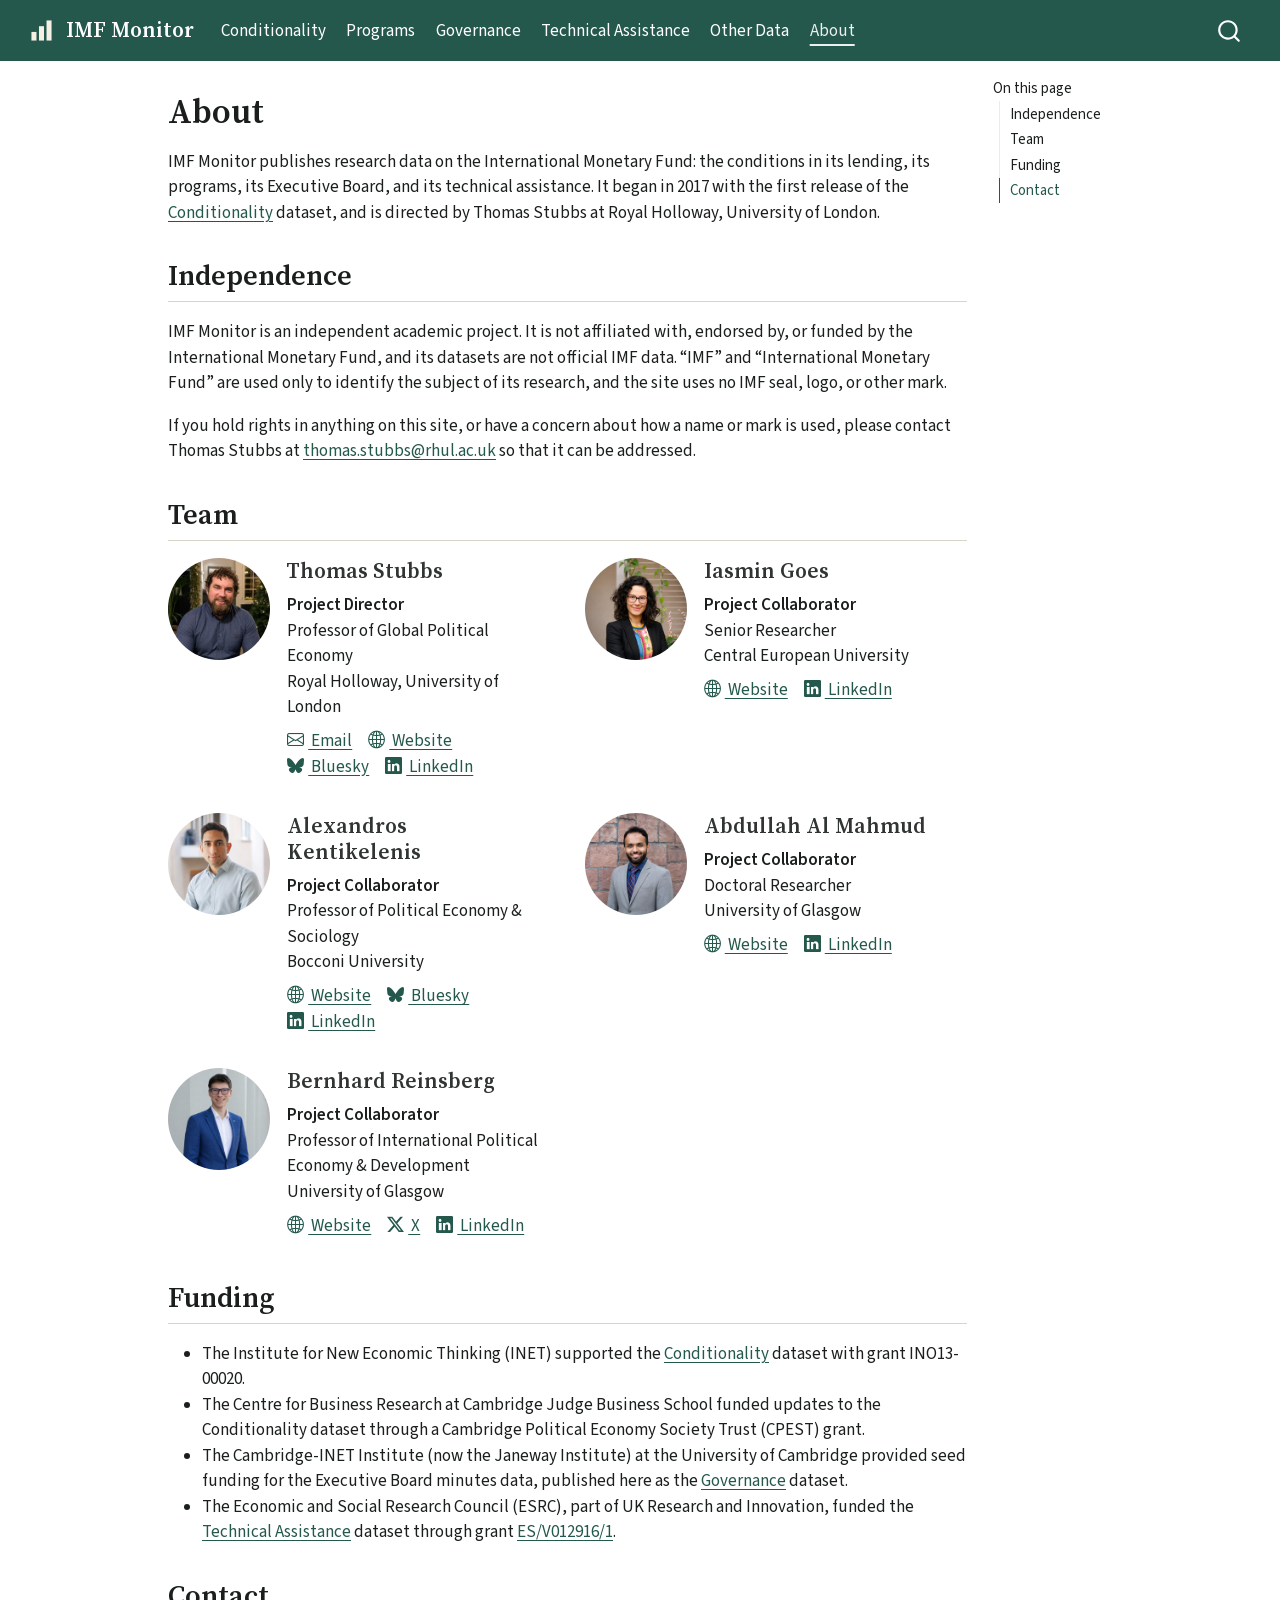
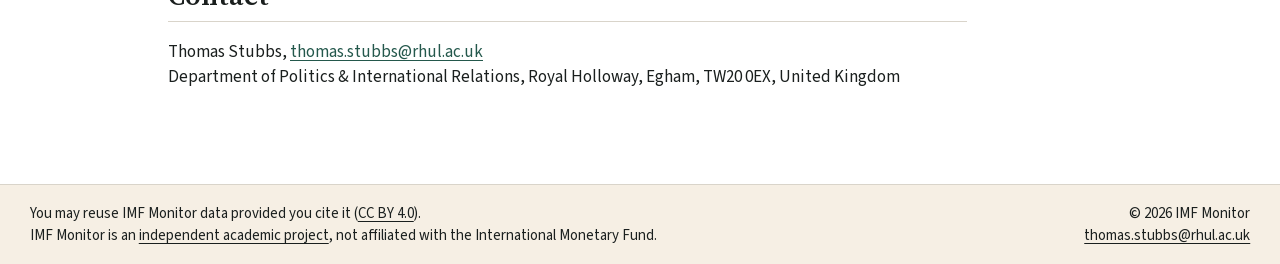
<file: docs/about/index.html>
<!DOCTYPE html>
<html xmlns="http://www.w3.org/1999/xhtml" lang="en-GB" xml:lang="en-GB"><head>

<meta charset="utf-8">
<meta name="generator" content="quarto-1.9.38">

<meta name="viewport" content="width=device-width, initial-scale=1.0, user-scalable=yes">


<title>About | IMF Monitor</title>
<style>
/* Default styles provided by pandoc.
** See https://pandoc.org/MANUAL.html#variables-for-html for config info.
*/
code{white-space: pre-wrap;}
span.smallcaps{font-variant: small-caps;}
div.columns{display: flex; gap: min(4vw, 1.5em);}
div.column{flex: auto; overflow-x: auto;}
div.hanging-indent{margin-left: 1.5em; text-indent: -1.5em;}
ul.task-list{list-style: none;}
ul.task-list li input[type="checkbox"] {
  width: 0.8em;
  margin: 0 0.8em 0.2em -1em; /* quarto-specific, see https://github.com/quarto-dev/quarto-cli/issues/4556 */ 
  vertical-align: middle;
}
</style>


<script src="../site_libs/quarto-nav/quarto-nav.js"></script>
<script src="../site_libs/quarto-nav/headroom.min.js"></script>
<script src="../site_libs/clipboard/clipboard.min.js"></script>
<script src="../site_libs/quarto-search/autocomplete.umd.js"></script>
<script src="../site_libs/quarto-search/fuse.min.js"></script>
<script src="../site_libs/quarto-search/quarto-search.js"></script>
<meta name="quarto:offset" content="../">
<link href="../images/favicon.png" rel="icon" type="image/png">
<script src="../site_libs/quarto-html/quarto.js" type="module"></script>
<script src="../site_libs/quarto-html/tabsets/tabsets.js" type="module"></script>
<script src="../site_libs/quarto-html/popper.min.js"></script>
<script src="../site_libs/quarto-html/tippy.umd.min.js"></script>
<script src="../site_libs/quarto-html/anchor.min.js"></script>
<link href="../site_libs/quarto-html/tippy.css" rel="stylesheet">
<link href="../site_libs/quarto-html/quarto-syntax-highlighting-15634bcf2e68342d4ad2dfa704d543f6.css" rel="stylesheet" id="quarto-text-highlighting-styles">
<script src="../site_libs/bootstrap/bootstrap.min.js"></script>
<link href="../site_libs/bootstrap/bootstrap-icons.css" rel="stylesheet">
<link href="../site_libs/bootstrap/bootstrap-2131ca5729be5f0b04225e22d8b577a0.min.css" rel="stylesheet" append-hash="true" id="quarto-bootstrap" data-mode="light">
<script id="quarto-search-options" type="application/json">{
  "location": "navbar",
  "copy-button": false,
  "collapse-after": 3,
  "panel-placement": "end",
  "type": "overlay",
  "limit": 50,
  "keyboard-shortcut": [
    "f",
    "/",
    "s"
  ],
  "show-item-context": false,
  "language": {
    "search-no-results-text": "No results",
    "search-matching-documents-text": "matching documents",
    "search-copy-link-title": "Copy link to search",
    "search-hide-matches-text": "Hide additional matches",
    "search-more-match-text": "more match in this document",
    "search-more-matches-text": "more matches in this document",
    "search-clear-button-title": "Clear",
    "search-text-placeholder": "",
    "search-detached-cancel-button-title": "Cancel",
    "search-submit-button-title": "Submit",
    "search-label": "Search"
  }
}</script>
<script async="" src="https://www.googletagmanager.com/gtag/js?id=G-3EFVFHWD59"></script>

<script type="text/javascript">

window.dataLayer = window.dataLayer || [];
function gtag(){dataLayer.push(arguments);}
gtag('js', new Date());
gtag('config', 'G-3EFVFHWD59', { 'anonymize_ip': true});
</script>
<meta name="format-detection" content="telephone=no, date=no, address=no, email=no">


<link rel="stylesheet" href="../styles/fonts.css">
<link rel="canonical" href="https://imfmonitor.org/about/">
</head>

<body class="nav-fixed quarto-light">

<div id="quarto-search-results"></div>
  <header id="quarto-header" class="headroom fixed-top">
    <nav class="navbar navbar-expand-lg " data-bs-theme="dark">
      <div class="navbar-container container-fluid">
      <div class="navbar-brand-container mx-auto">
    <a href="../index.html" class="navbar-brand navbar-brand-logo">
    <img src="../images/logo-mark.svg" alt="IMF Monitor" class="navbar-logo light-content">
    <img src="../images/logo-mark.svg" alt="IMF Monitor" class="navbar-logo dark-content">
    </a>
    <a class="navbar-brand" href="../index.html">
    <span class="navbar-title">IMF Monitor</span>
    </a>
  </div>
            <div id="quarto-search" class="" title="Search"></div>
          <button class="navbar-toggler" type="button" data-bs-toggle="collapse" data-bs-target="#navbarCollapse" aria-controls="navbarCollapse" role="menu" aria-expanded="false" aria-label="Toggle navigation" onclick="if (window.quartoToggleHeadroom) { window.quartoToggleHeadroom(); }">
  <span class="navbar-toggler-icon"></span>
</button>
          <div class="collapse navbar-collapse" id="navbarCollapse">
            <ul class="navbar-nav navbar-nav-scroll me-auto">
  <li class="nav-item">
    <a class="nav-link" href="../conditionality/index.html"> 
<span class="menu-text">Conditionality</span></a>
  </li>  
  <li class="nav-item">
    <a class="nav-link" href="../programs/index.html"> 
<span class="menu-text">Programs</span></a>
  </li>  
  <li class="nav-item">
    <a class="nav-link" href="../governance/index.html"> 
<span class="menu-text">Governance</span></a>
  </li>  
  <li class="nav-item">
    <a class="nav-link" href="../technical-assistance/index.html"> 
<span class="menu-text">Technical Assistance</span></a>
  </li>  
  <li class="nav-item">
    <a class="nav-link" href="../other-data/index.html"> 
<span class="menu-text">Other Data</span></a>
  </li>  
  <li class="nav-item">
    <a class="nav-link active" href="../about/index.html" aria-current="page"> 
<span class="menu-text">About</span></a>
  </li>  
</ul>
          </div> <!-- /navcollapse -->
            <div class="quarto-navbar-tools">
</div>
      </div> <!-- /container-fluid -->
    </nav>
</header>
<!-- content -->
<div id="quarto-content" class="quarto-container page-columns page-rows-contents page-layout-article page-navbar">
<!-- sidebar -->
<!-- margin-sidebar -->
    <div id="quarto-margin-sidebar" class="sidebar margin-sidebar">
        <nav id="TOC" role="doc-toc" class="toc-active">
    <h2 id="toc-title">On this page</h2>
   
  <ul class="collapse">
  <li><a href="#independence" id="toc-independence" class="nav-link active" data-scroll-target="#independence">Independence</a></li>
  <li><a href="#team" id="toc-team" class="nav-link" data-scroll-target="#team">Team</a></li>
  <li><a href="#funding" id="toc-funding" class="nav-link" data-scroll-target="#funding">Funding</a></li>
  <li><a href="#contact" id="toc-contact" class="nav-link" data-scroll-target="#contact">Contact</a></li>
  </ul>
</nav>
    </div>
<!-- main -->
<main class="content" id="quarto-document-content">
<a class="visually-hidden-focusable skip-link" href="#quarto-document-content">Skip to main content</a>
<script>
  // Quarto inserts this include inside <main>. Move the link to the start of
  // <body>, so it is the first thing a keyboard user reaches.
  (function () {
    var link = document.currentScript.previousElementSibling;
    document.body.insertBefore(link, document.body.firstChild);
  })();
</script>

<header id="title-block-header" class="quarto-title-block default">
<div class="quarto-title">
<h1 class="title">About</h1>
</div>



<div class="quarto-title-meta">

    
  
    
  </div>
  


</header>


<!-- Sources: the team, links, and contact address are those on the Wix
     About page (20 October 2026), confirmed current by Thomas on 21 October
     2026; the photos are web-sized copies of the Wix originals, used with
     their subjects' agreement. Funding: the Conditionality and Board minutes
     codebooks, the Wix Technical Assistance page, and Thomas (plan decision
     15). The independence wording was approved by Thomas on 21 October 2026. -->
<p>IMF Monitor publishes research data on the International Monetary Fund: the conditions in its lending, its programs, its Executive Board, and its technical assistance. It began in 2017 with the first release of the <a href="../conditionality/index.html">Conditionality</a> dataset, and is directed by Thomas Stubbs at Royal Holloway, University of London.</p>
<section id="independence" class="level2">
<h2 class="anchored" data-anchor-id="independence">Independence</h2>
<p>IMF Monitor is an independent academic project. It is not affiliated with, endorsed by, or funded by the International Monetary Fund, and its datasets are not official IMF data. “IMF” and “International Monetary Fund” are used only to identify the subject of its research, and the site uses no IMF seal, logo, or other mark.</p>
<p>If you hold rights in anything on this site, or have a concern about how a name or mark is used, please contact Thomas Stubbs at <a href="mailto:thomas.stubbs@rhul.ac.uk">thomas.stubbs@rhul.ac.uk</a> so that it can be addressed.</p>
</section>
<section id="team" class="level2">
<h2 class="anchored" data-anchor-id="team">Team</h2>
<!-- The project director first, then the collaborators by surname, with
     Al Mahmud under M (Thomas, 21 October 2026). The photos have empty alt
     text because each sits beside the person's name, which a screen reader
     would otherwise announce twice. The alt="" attribute must be explicit:
     Pandoc writes no alt at all for an empty description, and screen readers
     then read the file name. -->
<div class="team">
<div class="team-member">
<p><img src="../images/team/stubbs.jpg" class="team-photo" alt="" width="120" height="120"></p>
<section id="thomas-stubbs" class="level3 unnumbered unlisted team-text">
<h3 class="unnumbered unlisted anchored" data-anchor-id="thomas-stubbs">Thomas Stubbs</h3>
<p><span class="team-role">Project Director</span><br>
Professor of Global Political Economy<br>
Royal Holloway, University of London</p>
<div class="team-links">
<p><a href="mailto:thomas.stubbs@rhul.ac.uk"><span class="bi bi-envelope" aria-hidden="true"></span> Email</a> <a href="https://www.tstubbs.net/"><span class="bi bi-globe2" aria-hidden="true"></span> Website</a> <a href="https://bsky.app/profile/thomstubbs.bsky.social"><span class="bi bi-bluesky" aria-hidden="true"></span> Bluesky</a> <a href="https://www.linkedin.com/in/thomas-stubbs-50a769253/"><span class="bi bi-linkedin" aria-hidden="true"></span> LinkedIn</a></p>
</div>
</section>
</div>
<div class="team-member">
<p><img src="../images/team/goes.jpg" class="team-photo" alt="" width="120" height="120"></p>
<section id="iasmin-goes" class="level3 unnumbered unlisted team-text">
<h3 class="unnumbered unlisted anchored" data-anchor-id="iasmin-goes">Iasmin Goes</h3>
<p><span class="team-role">Project Collaborator</span><br>
Senior Researcher<br>
Central European University</p>
<div class="team-links">
<p><a href="https://www.iasmingoes.com/"><span class="bi bi-globe2" aria-hidden="true"></span> Website</a> <a href="https://www.linkedin.com/in/iasmin-goes/"><span class="bi bi-linkedin" aria-hidden="true"></span> LinkedIn</a></p>
</div>
</section>
</div>
<div class="team-member">
<p><img src="../images/team/kentikelenis.jpg" class="team-photo" alt="" width="120" height="120"></p>
<section id="alexandros-kentikelenis" class="level3 unnumbered unlisted team-text">
<h3 class="unnumbered unlisted anchored" data-anchor-id="alexandros-kentikelenis">Alexandros Kentikelenis</h3>
<p><span class="team-role">Project Collaborator</span><br>
Professor of Political Economy &amp; Sociology<br>
Bocconi University</p>
<div class="team-links">
<p><a href="https://www.kentikelenis.net/"><span class="bi bi-globe2" aria-hidden="true"></span> Website</a> <a href="https://bsky.app/profile/akentikelenis.bsky.social"><span class="bi bi-bluesky" aria-hidden="true"></span> Bluesky</a> <a href="https://www.linkedin.com/in/alexandros-kentikelenis/"><span class="bi bi-linkedin" aria-hidden="true"></span> LinkedIn</a></p>
</div>
</section>
</div>
<div class="team-member">
<p><img src="../images/team/mahmud.jpg" class="team-photo" alt="" width="120" height="120"></p>
<section id="abdullah-al-mahmud" class="level3 unnumbered unlisted team-text">
<h3 class="unnumbered unlisted anchored" data-anchor-id="abdullah-al-mahmud">Abdullah Al Mahmud</h3>
<p><span class="team-role">Project Collaborator</span><br>
Doctoral Researcher<br>
University of Glasgow</p>
<div class="team-links">
<p><a href="https://www.gla.ac.uk/pgrs/abdullahalmahmud/"><span class="bi bi-globe2" aria-hidden="true"></span> Website</a> <a href="https://www.linkedin.com/in/zohaan-abdullah-al-mahmud/"><span class="bi bi-linkedin" aria-hidden="true"></span> LinkedIn</a></p>
</div>
</section>
</div>
<div class="team-member">
<p><img src="../images/team/reinsberg.jpg" class="team-photo" alt="" width="120" height="120"></p>
<section id="bernhard-reinsberg" class="level3 unnumbered unlisted team-text">
<h3 class="unnumbered unlisted anchored" data-anchor-id="bernhard-reinsberg">Bernhard Reinsberg</h3>
<p><span class="team-role">Project Collaborator</span><br>
Professor of International Political Economy &amp; Development<br>
University of Glasgow</p>
<div class="team-links">
<p><a href="https://bernhardreinsberg.wordpress.com/"><span class="bi bi-globe2" aria-hidden="true"></span> Website</a> <a href="https://x.com/b_reinsberg"><span class="bi bi-twitter-x" aria-hidden="true"></span> X</a> <a href="https://www.linkedin.com/in/bernhard-reinsberg-789350397/"><span class="bi bi-linkedin" aria-hidden="true"></span> LinkedIn</a></p>
</div>
</section>
</div>
</div>
</section>
<section id="funding" class="level2">
<h2 class="anchored" data-anchor-id="funding">Funding</h2>
<ul>
<li>The Institute for New Economic Thinking (INET) supported the <a href="../conditionality/index.html">Conditionality</a> dataset with grant INO13-00020.</li>
<li>The Centre for Business Research at Cambridge Judge Business School funded updates to the Conditionality dataset through a Cambridge Political Economy Society Trust (CPEST) grant.</li>
<li>The Cambridge-INET Institute (now the Janeway Institute) at the University of Cambridge provided seed funding for the Executive Board minutes data, published here as the <a href="../governance/index.html">Governance</a> dataset.</li>
<li>The Economic and Social Research Council (ESRC), part of UK Research and Innovation, funded the <a href="../technical-assistance/index.html">Technical Assistance</a> dataset through grant <a href="https://gtr.ukri.org/projects?ref=ES%2FV012916%2F1">ES/V012916/1</a>.</li>
</ul>
</section>
<section id="contact" class="level2">
<h2 class="anchored" data-anchor-id="contact">Contact</h2>
<p>Thomas Stubbs, <a href="mailto:thomas.stubbs@rhul.ac.uk">thomas.stubbs@rhul.ac.uk</a><br>
Department of Politics &amp; International Relations, Royal Holloway, Egham, TW20 0EX, United Kingdom</p>


</section>

</main> <!-- /main -->
<script>
  // Copy button in citation boxes (the dataset-cite shortcode). The button
  // shows the result; the box's hidden status line tells screen readers.
  document.addEventListener("click", function (event) {
    var button = event.target.closest(".cite-copy");
    if (!button) return;
    var box = button.closest(".cite-box");
    var status = box.querySelector(".cite-status");
    function report(label, message) {
      button.textContent = label;
      if (status) status.textContent = message;
      setTimeout(function () {
        button.textContent = "Copy citation";
        if (status) status.textContent = "";
      }, 2000);
    }
    function failed() {
      report("Copy failed", "Copy failed: select the citation and copy it.");
    }
    if (!navigator.clipboard) { failed(); return; }
    navigator.clipboard.writeText(box.querySelector("p").innerText).then(function () {
      report("Copied", "Citation copied.");
    }, failed);
  });
</script>
<script id="quarto-html-after-body" type="application/javascript">
  window.document.addEventListener("DOMContentLoaded", function (event) {
    const icon = "";
    const anchorJS = new window.AnchorJS();
    anchorJS.options = {
      placement: 'right',
      icon: icon
    };
    anchorJS.add('.anchored');
    const isCodeAnnotation = (el) => {
      for (const clz of el.classList) {
        if (clz.startsWith('code-annotation-')) {                     
          return true;
        }
      }
      return false;
    }
    const onCopySuccess = function(e) {
      // button target
      const button = e.trigger;
      // don't keep focus
      button.blur();
      // flash "checked"
      button.classList.add('code-copy-button-checked');
      var currentTitle = button.getAttribute("title");
      button.setAttribute("title", "Copied!");
      let tooltip;
      if (window.bootstrap) {
        button.setAttribute("data-bs-toggle", "tooltip");
        button.setAttribute("data-bs-placement", "left");
        button.setAttribute("data-bs-title", "Copied!");
        tooltip = new bootstrap.Tooltip(button, 
          { trigger: "manual", 
            customClass: "code-copy-button-tooltip",
            offset: [0, -8]});
        tooltip.show();    
      }
      setTimeout(function() {
        if (tooltip) {
          tooltip.hide();
          button.removeAttribute("data-bs-title");
          button.removeAttribute("data-bs-toggle");
          button.removeAttribute("data-bs-placement");
        }
        button.setAttribute("title", currentTitle);
        button.classList.remove('code-copy-button-checked');
      }, 1000);
      // clear code selection
      e.clearSelection();
    }
    const getTextToCopy = function(trigger) {
      const outerScaffold = trigger.parentElement.cloneNode(true);
      const codeEl = outerScaffold.querySelector('code');
      for (const childEl of codeEl.children) {
        if (isCodeAnnotation(childEl)) {
          childEl.remove();
        }
      }
      return codeEl.innerText;
    }
    const clipboard = new window.ClipboardJS('.code-copy-button:not([data-in-quarto-modal])', {
      text: getTextToCopy
    });
    clipboard.on('success', onCopySuccess);
    if (window.document.getElementById('quarto-embedded-source-code-modal')) {
      const clipboardModal = new window.ClipboardJS('.code-copy-button[data-in-quarto-modal]', {
        text: getTextToCopy,
        container: window.document.getElementById('quarto-embedded-source-code-modal')
      });
      clipboardModal.on('success', onCopySuccess);
    }
      var localhostRegex = new RegExp(/^(?:http|https):\/\/localhost\:?[0-9]*\//);
      var mailtoRegex = new RegExp(/^mailto:/);
        var filterRegex = new RegExp("https:\/\/imfmonitor\.org\/");
      var isInternal = (href) => {
          return filterRegex.test(href) || localhostRegex.test(href) || mailtoRegex.test(href);
      }
      // Inspect non-navigation links and adorn them if external
     var links = window.document.querySelectorAll('a[href]:not(.nav-link):not(.navbar-brand):not(.toc-action):not(.sidebar-link):not(.sidebar-item-toggle):not(.pagination-link):not(.no-external):not([aria-hidden]):not(.dropdown-item):not(.quarto-navigation-tool):not(.about-link)');
      for (var i=0; i<links.length; i++) {
        const link = links[i];
        if (!isInternal(link.href)) {
          // undo the damage that might have been done by quarto-nav.js in the case of
          // links that we want to consider external
          if (link.dataset.originalHref !== undefined) {
            link.href = link.dataset.originalHref;
          }
        }
      }
    function tippyHover(el, contentFn, onTriggerFn, onUntriggerFn) {
      const config = {
        allowHTML: true,
        maxWidth: 500,
        delay: 100,
        arrow: false,
        appendTo: function(el) {
            return el.parentElement;
        },
        interactive: true,
        interactiveBorder: 10,
        theme: 'quarto',
        placement: 'bottom-start',
      };
      if (contentFn) {
        config.content = contentFn;
      }
      if (onTriggerFn) {
        config.onTrigger = onTriggerFn;
      }
      if (onUntriggerFn) {
        config.onUntrigger = onUntriggerFn;
      }
      window.tippy(el, config); 
    }
    const noterefs = window.document.querySelectorAll('a[role="doc-noteref"]');
    for (var i=0; i<noterefs.length; i++) {
      const ref = noterefs[i];
      tippyHover(ref, function() {
        // use id or data attribute instead here
        let href = ref.getAttribute('data-footnote-href') || ref.getAttribute('href');
        try { href = new URL(href).hash; } catch {}
        const id = href.replace(/^#\/?/, "");
        const note = window.document.getElementById(id);
        if (note) {
          return note.innerHTML;
        } else {
          return "";
        }
      });
    }
    const xrefs = window.document.querySelectorAll('a.quarto-xref');
    const processXRef = (id, note) => {
      // Strip column container classes
      const stripColumnClz = (el) => {
        el.classList.remove("page-full", "page-columns");
        if (el.children) {
          for (const child of el.children) {
            stripColumnClz(child);
          }
        }
      }
      stripColumnClz(note)
      if (id === null || id.startsWith('sec-')) {
        // Special case sections, only their first couple elements
        const container = document.createElement("div");
        if (note.children && note.children.length > 2) {
          container.appendChild(note.children[0].cloneNode(true));
          for (let i = 1; i < note.children.length; i++) {
            const child = note.children[i];
            if (child.tagName === "P" && child.innerText === "") {
              continue;
            } else {
              container.appendChild(child.cloneNode(true));
              break;
            }
          }
          if (window.Quarto?.typesetMath) {
            window.Quarto.typesetMath(container);
          }
          return container.innerHTML
        } else {
          if (window.Quarto?.typesetMath) {
            window.Quarto.typesetMath(note);
          }
          return note.innerHTML;
        }
      } else {
        // Remove any anchor links if they are present
        const anchorLink = note.querySelector('a.anchorjs-link');
        if (anchorLink) {
          anchorLink.remove();
        }
        if (window.Quarto?.typesetMath) {
          window.Quarto.typesetMath(note);
        }
        if (note.classList.contains("callout")) {
          return note.outerHTML;
        } else {
          return note.innerHTML;
        }
      }
    }
    for (var i=0; i<xrefs.length; i++) {
      const xref = xrefs[i];
      tippyHover(xref, undefined, function(instance) {
        instance.disable();
        let url = xref.getAttribute('href');
        let hash = undefined; 
        if (url.startsWith('#')) {
          hash = url;
        } else {
          try { hash = new URL(url).hash; } catch {}
        }
        if (hash) {
          const id = hash.replace(/^#\/?/, "");
          const note = window.document.getElementById(id);
          if (note !== null) {
            try {
              const html = processXRef(id, note.cloneNode(true));
              instance.setContent(html);
            } finally {
              instance.enable();
              instance.show();
            }
          } else {
            // See if we can fetch this
            fetch(url.split('#')[0])
            .then(res => res.text())
            .then(html => {
              const parser = new DOMParser();
              const htmlDoc = parser.parseFromString(html, "text/html");
              const note = htmlDoc.getElementById(id);
              if (note !== null) {
                const html = processXRef(id, note);
                instance.setContent(html);
              } 
            }).finally(() => {
              instance.enable();
              instance.show();
            });
          }
        } else {
          // See if we can fetch a full url (with no hash to target)
          // This is a special case and we should probably do some content thinning / targeting
          fetch(url)
          .then(res => res.text())
          .then(html => {
            const parser = new DOMParser();
            const htmlDoc = parser.parseFromString(html, "text/html");
            const note = htmlDoc.querySelector('main.content');
            if (note !== null) {
              // This should only happen for chapter cross references
              // (since there is no id in the URL)
              // remove the first header
              if (note.children.length > 0 && note.children[0].tagName === "HEADER") {
                note.children[0].remove();
              }
              const html = processXRef(null, note);
              instance.setContent(html);
            } 
          }).finally(() => {
            instance.enable();
            instance.show();
          });
        }
      }, function(instance) {
      });
    }
        let selectedAnnoteEl;
        const selectorForAnnotation = ( cell, annotation) => {
          let cellAttr = 'data-code-cell="' + cell + '"';
          let lineAttr = 'data-code-annotation="' +  annotation + '"';
          const selector = 'span[' + cellAttr + '][' + lineAttr + ']';
          return selector;
        }
        const selectCodeLines = (annoteEl) => {
          const doc = window.document;
          const targetCell = annoteEl.getAttribute("data-target-cell");
          const targetAnnotation = annoteEl.getAttribute("data-target-annotation");
          const annoteSpan = window.document.querySelector(selectorForAnnotation(targetCell, targetAnnotation));
          const lines = annoteSpan.getAttribute("data-code-lines").split(",");
          const lineIds = lines.map((line) => {
            return targetCell + "-" + line;
          })
          let top = null;
          let height = null;
          let parent = null;
          if (lineIds.length > 0) {
              //compute the position of the single el (top and bottom and make a div)
              const el = window.document.getElementById(lineIds[0]);
              top = el.offsetTop;
              height = el.offsetHeight;
              parent = el.parentElement.parentElement;
            if (lineIds.length > 1) {
              const lastEl = window.document.getElementById(lineIds[lineIds.length - 1]);
              const bottom = lastEl.offsetTop + lastEl.offsetHeight;
              height = bottom - top;
            }
            if (top !== null && height !== null && parent !== null) {
              // cook up a div (if necessary) and position it 
              let div = window.document.getElementById("code-annotation-line-highlight");
              if (div === null) {
                div = window.document.createElement("div");
                div.setAttribute("id", "code-annotation-line-highlight");
                div.style.position = 'absolute';
                parent.appendChild(div);
              }
              div.style.top = top - 2 + "px";
              div.style.height = height + 4 + "px";
              div.style.left = 0;
              let gutterDiv = window.document.getElementById("code-annotation-line-highlight-gutter");
              if (gutterDiv === null) {
                gutterDiv = window.document.createElement("div");
                gutterDiv.setAttribute("id", "code-annotation-line-highlight-gutter");
                gutterDiv.style.position = 'absolute';
                const codeCell = window.document.getElementById(targetCell);
                const gutter = codeCell.querySelector('.code-annotation-gutter');
                gutter.appendChild(gutterDiv);
              }
              gutterDiv.style.top = top - 2 + "px";
              gutterDiv.style.height = height + 4 + "px";
            }
            selectedAnnoteEl = annoteEl;
          }
        };
        const unselectCodeLines = () => {
          const elementsIds = ["code-annotation-line-highlight", "code-annotation-line-highlight-gutter"];
          elementsIds.forEach((elId) => {
            const div = window.document.getElementById(elId);
            if (div) {
              div.remove();
            }
          });
          selectedAnnoteEl = undefined;
        };
          // Handle positioning of the toggle
      window.addEventListener(
        "resize",
        throttle(() => {
          elRect = undefined;
          if (selectedAnnoteEl) {
            selectCodeLines(selectedAnnoteEl);
          }
        }, 10)
      );
      function throttle(fn, ms) {
      let throttle = false;
      let timer;
        return (...args) => {
          if(!throttle) { // first call gets through
              fn.apply(this, args);
              throttle = true;
          } else { // all the others get throttled
              if(timer) clearTimeout(timer); // cancel #2
              timer = setTimeout(() => {
                fn.apply(this, args);
                timer = throttle = false;
              }, ms);
          }
        };
      }
        // Attach click handler to the DT
        const annoteDls = window.document.querySelectorAll('dt[data-target-cell]');
        for (const annoteDlNode of annoteDls) {
          annoteDlNode.addEventListener('click', (event) => {
            const clickedEl = event.target;
            if (clickedEl !== selectedAnnoteEl) {
              unselectCodeLines();
              const activeEl = window.document.querySelector('dt[data-target-cell].code-annotation-active');
              if (activeEl) {
                activeEl.classList.remove('code-annotation-active');
              }
              selectCodeLines(clickedEl);
              clickedEl.classList.add('code-annotation-active');
            } else {
              // Unselect the line
              unselectCodeLines();
              clickedEl.classList.remove('code-annotation-active');
            }
          });
        }
    const findCites = (el) => {
      const parentEl = el.parentElement;
      if (parentEl) {
        const cites = parentEl.dataset.cites;
        if (cites) {
          return {
            el,
            cites: cites.split(' ')
          };
        } else {
          return findCites(el.parentElement)
        }
      } else {
        return undefined;
      }
    };
    var bibliorefs = window.document.querySelectorAll('a[role="doc-biblioref"]');
    for (var i=0; i<bibliorefs.length; i++) {
      const ref = bibliorefs[i];
      const citeInfo = findCites(ref);
      if (citeInfo) {
        tippyHover(citeInfo.el, function() {
          var popup = window.document.createElement('div');
          citeInfo.cites.forEach(function(cite) {
            var citeDiv = window.document.createElement('div');
            citeDiv.classList.add('hanging-indent');
            citeDiv.classList.add('csl-entry');
            var biblioDiv = window.document.getElementById('ref-' + cite);
            if (biblioDiv) {
              citeDiv.innerHTML = biblioDiv.innerHTML;
            }
            popup.appendChild(citeDiv);
          });
          return popup.innerHTML;
        });
      }
    }
  });
  </script>
</div> <!-- /content -->
<footer class="footer">
  <div class="nav-footer">
    <div class="nav-footer-left">
<p>You may reuse IMF Monitor data provided you cite it (<a href="https://creativecommons.org/licenses/by/4.0/">CC BY 4.0</a>).<br>
IMF Monitor is an <a href="../about/index.html#independence">independent academic project</a>, not affiliated with the International Monetary Fund.</p>
</div>   
    <div class="nav-footer-center">
      &nbsp;
    </div>
    <div class="nav-footer-right">
<p>© 2026 IMF Monitor<br>
<a href="mailto:thomas.stubbs@rhul.ac.uk">thomas.stubbs@rhul.ac.uk</a></p>
</div>
  </div>
</footer>




</body></html>
</file>
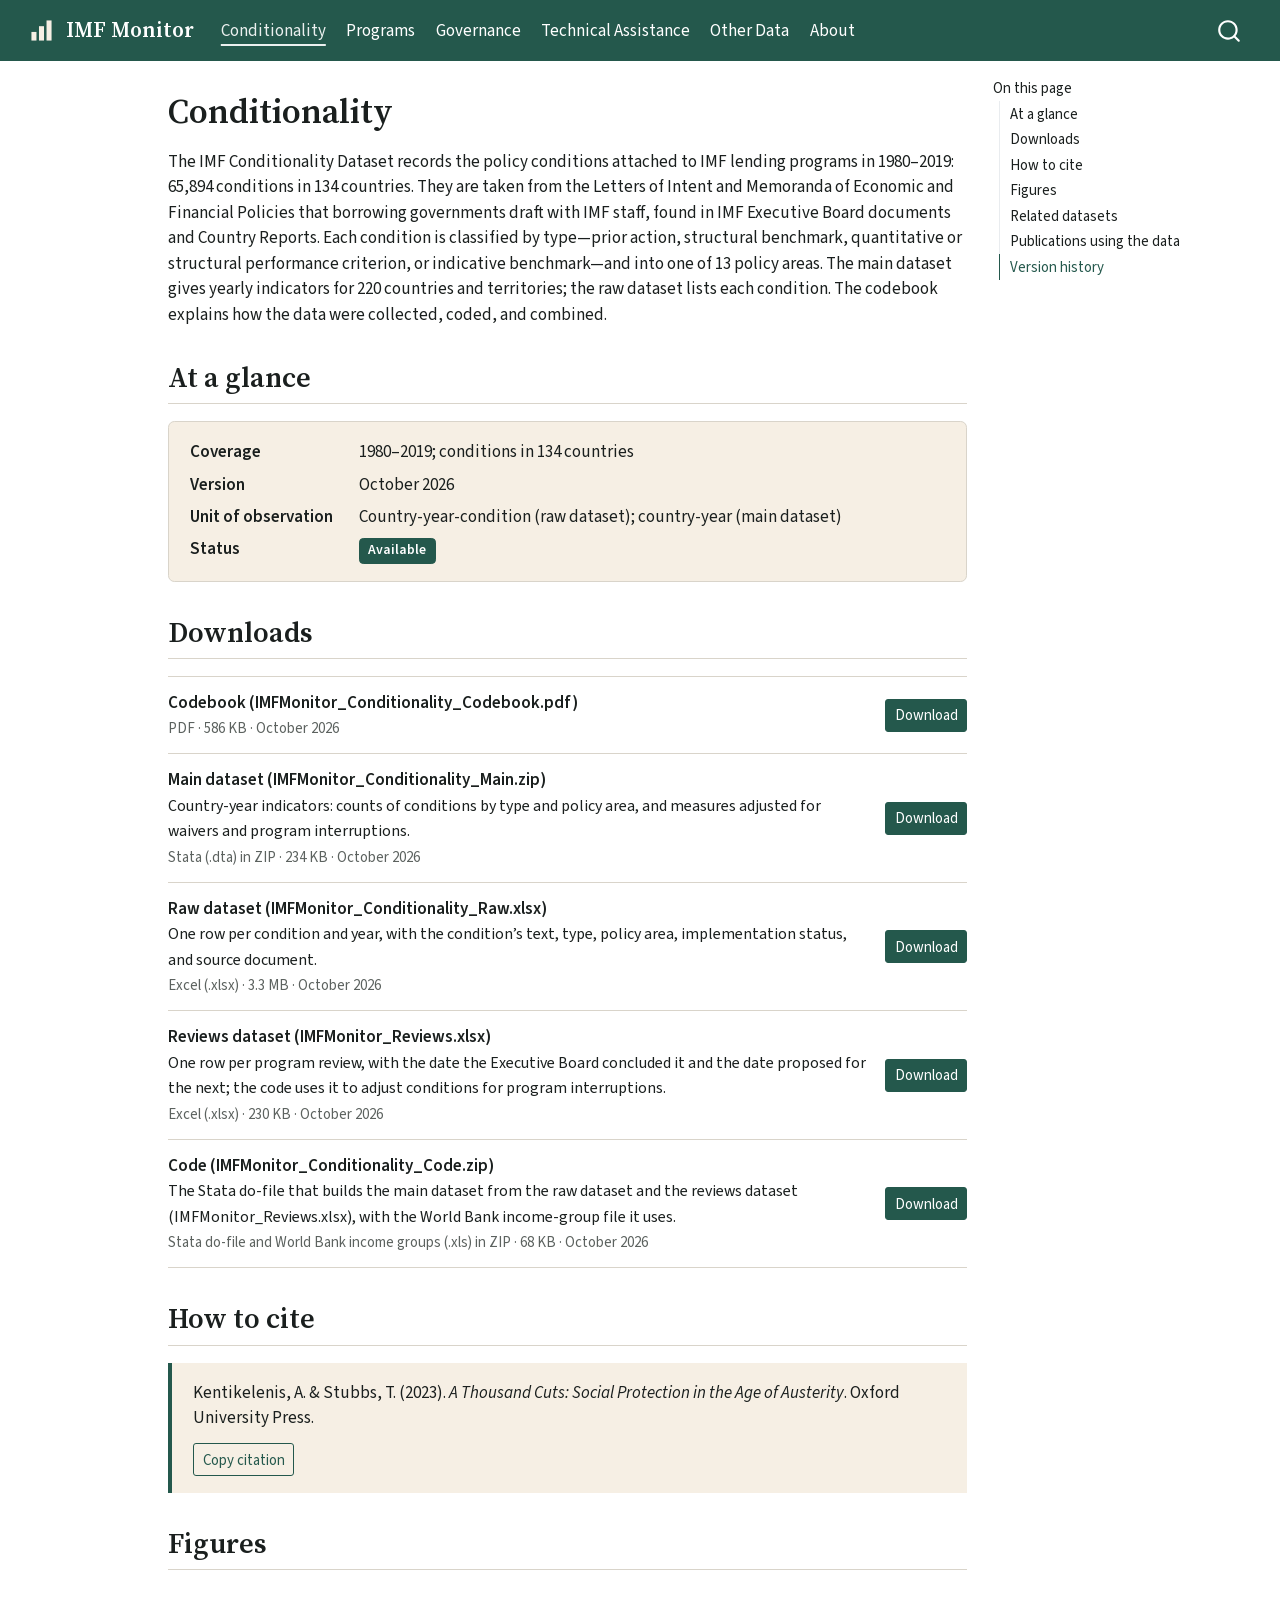
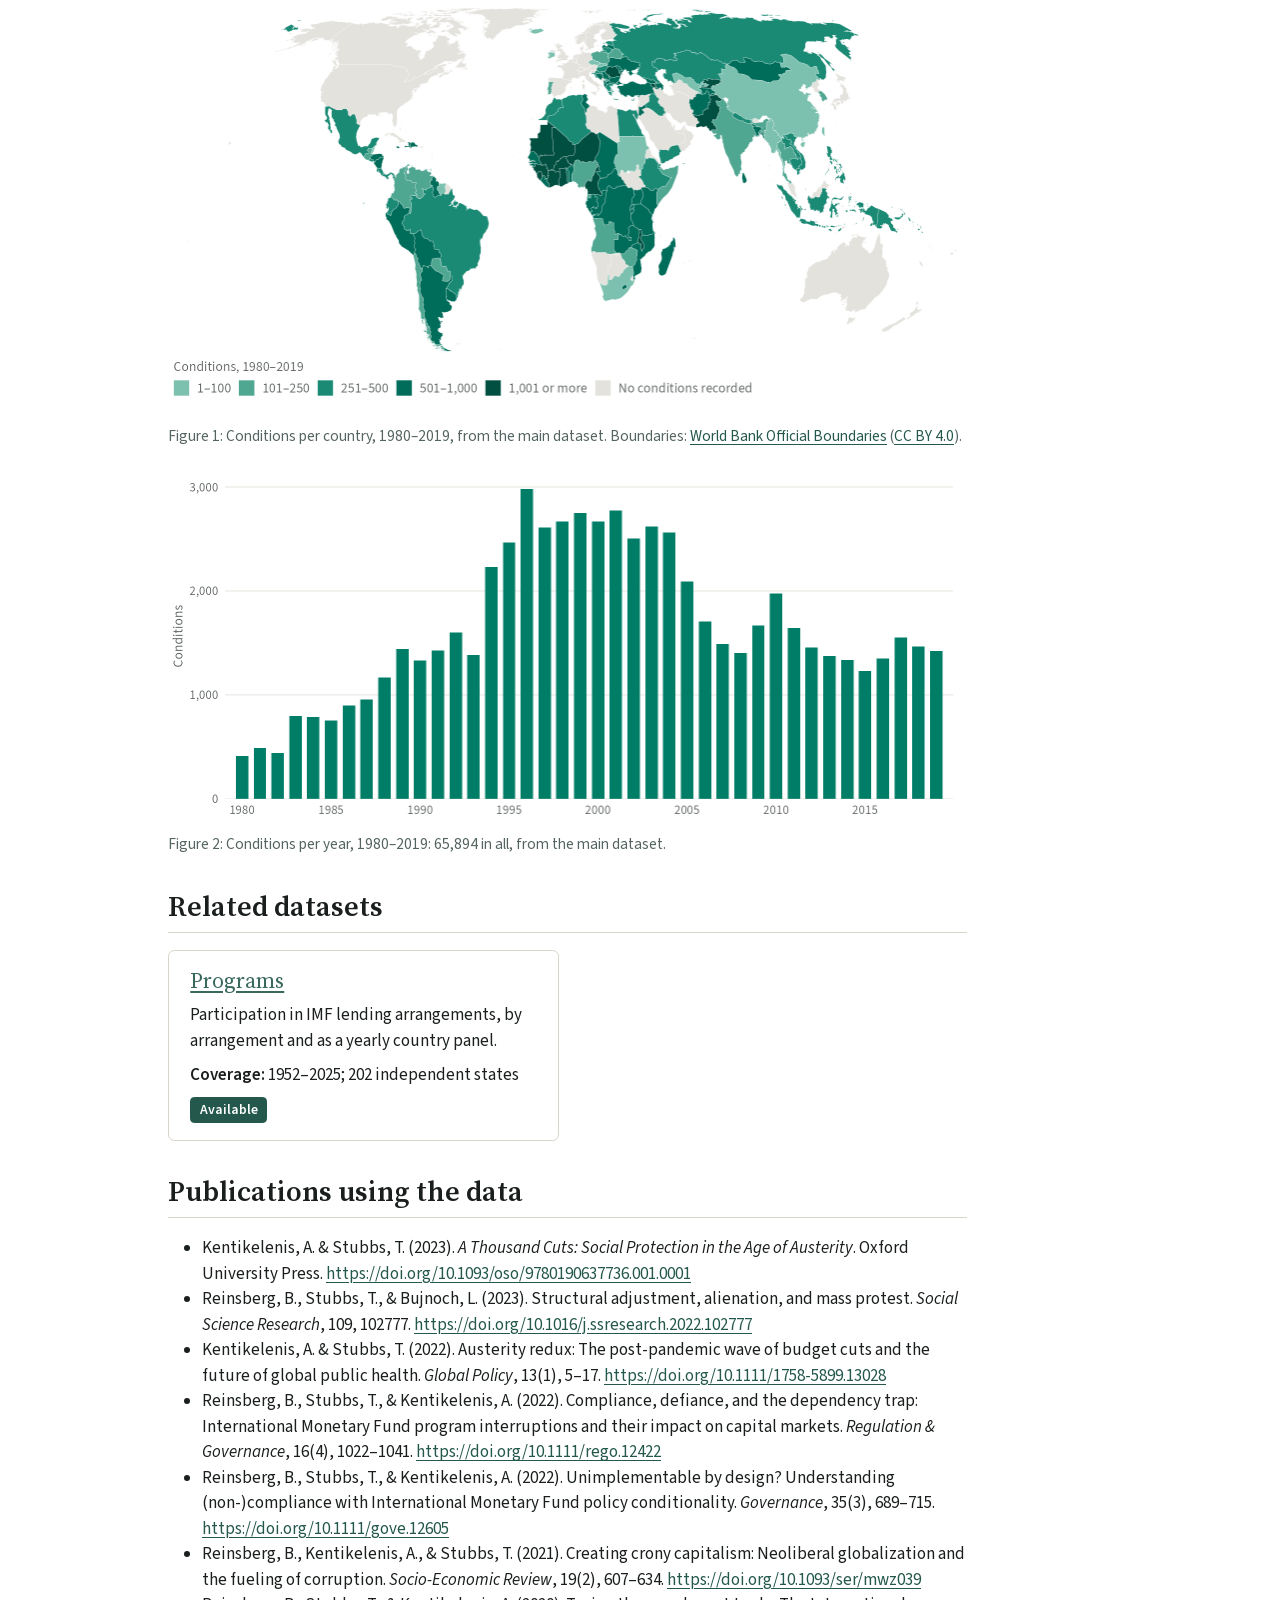
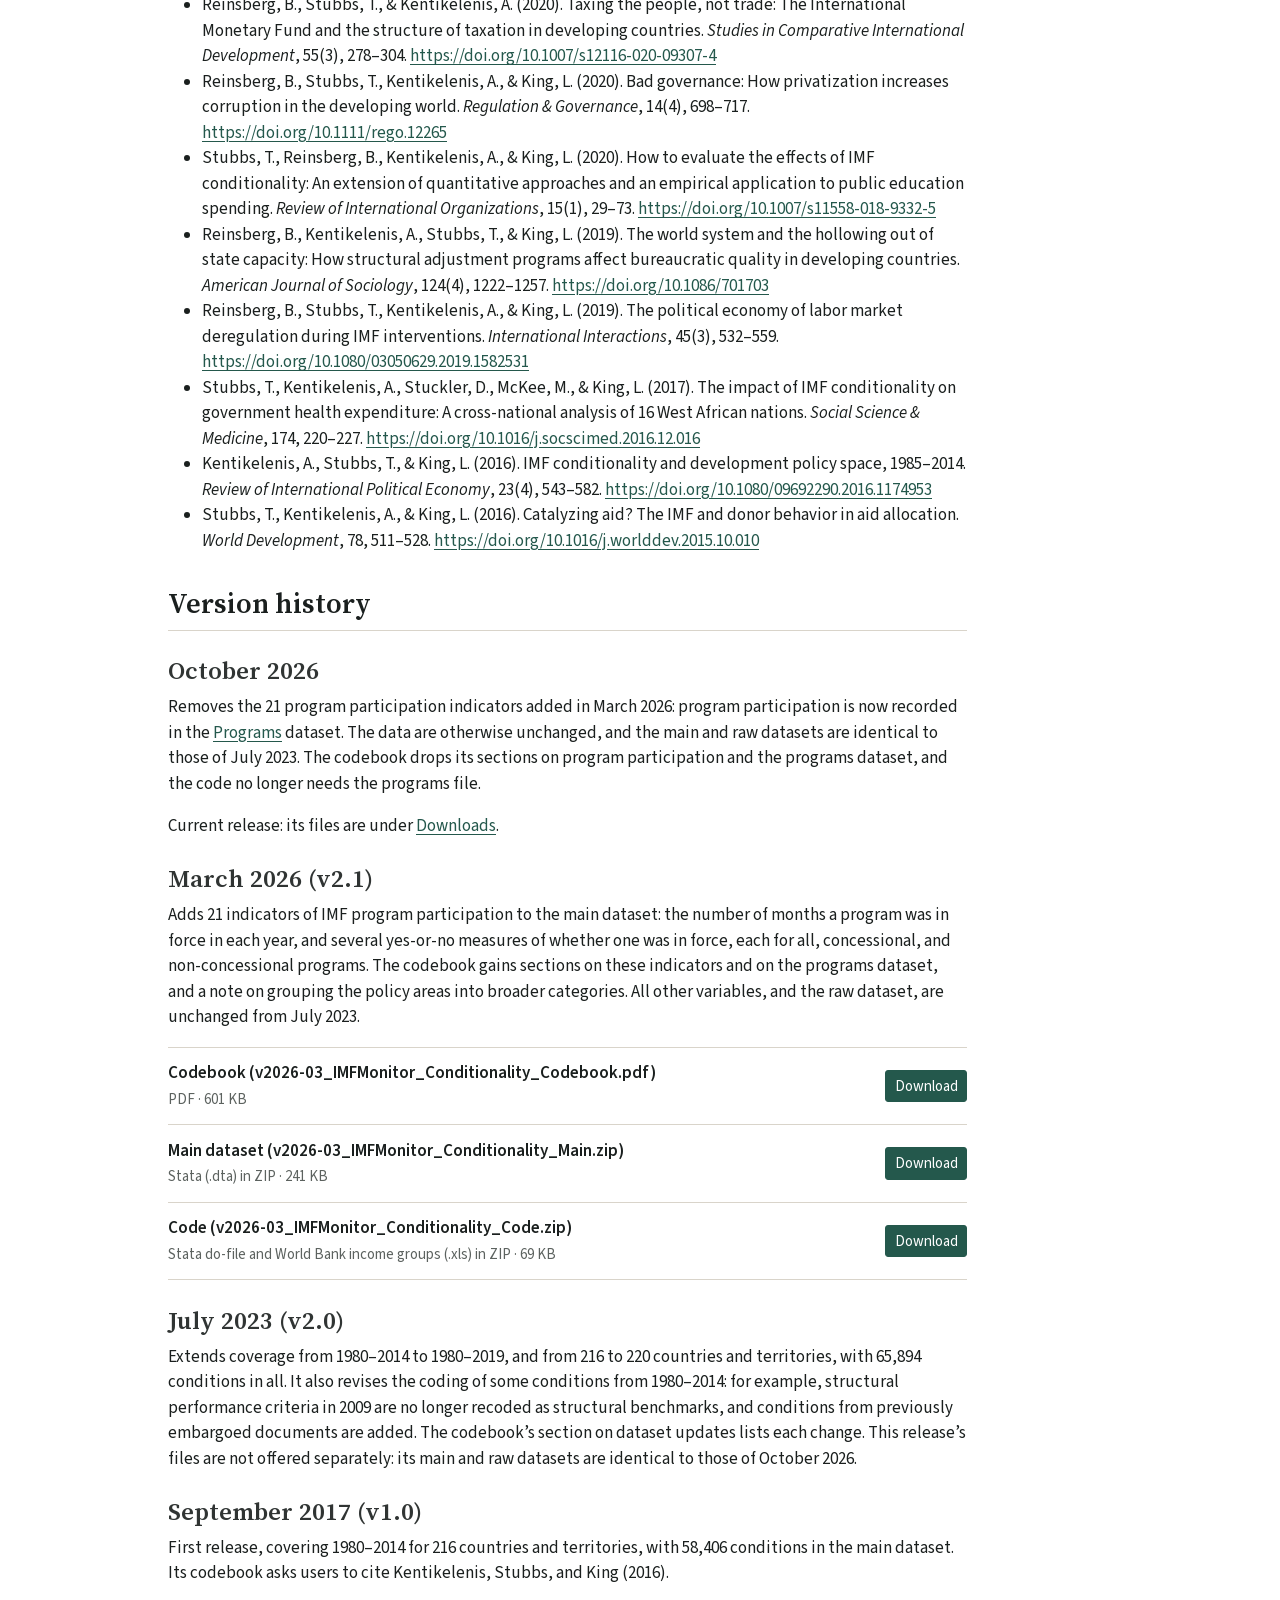
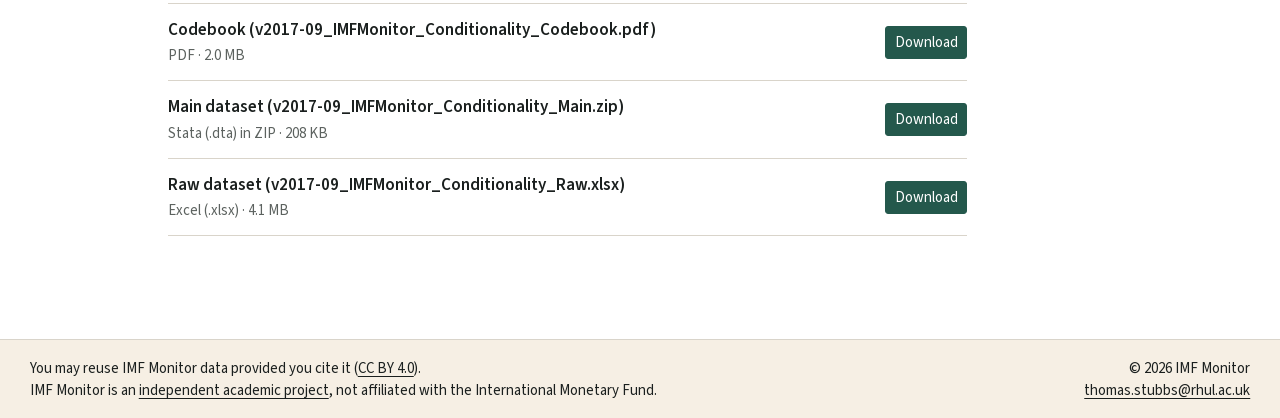
<file: docs/conditionality/index.html>
<!DOCTYPE html>
<html xmlns="http://www.w3.org/1999/xhtml" lang="en-GB" xml:lang="en-GB"><head>

<meta charset="utf-8">
<meta name="generator" content="quarto-1.9.38">

<meta name="viewport" content="width=device-width, initial-scale=1.0, user-scalable=yes">


<title>Conditionality | IMF Monitor</title>
<style>
/* Default styles provided by pandoc.
** See https://pandoc.org/MANUAL.html#variables-for-html for config info.
*/
code{white-space: pre-wrap;}
span.smallcaps{font-variant: small-caps;}
div.columns{display: flex; gap: min(4vw, 1.5em);}
div.column{flex: auto; overflow-x: auto;}
div.hanging-indent{margin-left: 1.5em; text-indent: -1.5em;}
ul.task-list{list-style: none;}
ul.task-list li input[type="checkbox"] {
  width: 0.8em;
  margin: 0 0.8em 0.2em -1em; /* quarto-specific, see https://github.com/quarto-dev/quarto-cli/issues/4556 */ 
  vertical-align: middle;
}
</style>


<script src="../site_libs/quarto-nav/quarto-nav.js"></script>
<script src="../site_libs/quarto-nav/headroom.min.js"></script>
<script src="../site_libs/clipboard/clipboard.min.js"></script>
<script src="../site_libs/quarto-search/autocomplete.umd.js"></script>
<script src="../site_libs/quarto-search/fuse.min.js"></script>
<script src="../site_libs/quarto-search/quarto-search.js"></script>
<meta name="quarto:offset" content="../">
<link href="../images/favicon.png" rel="icon" type="image/png">
<script src="../site_libs/quarto-html/quarto.js" type="module"></script>
<script src="../site_libs/quarto-html/tabsets/tabsets.js" type="module"></script>
<script src="../site_libs/quarto-html/popper.min.js"></script>
<script src="../site_libs/quarto-html/tippy.umd.min.js"></script>
<script src="../site_libs/quarto-html/anchor.min.js"></script>
<link href="../site_libs/quarto-html/tippy.css" rel="stylesheet">
<link href="../site_libs/quarto-html/quarto-syntax-highlighting-15634bcf2e68342d4ad2dfa704d543f6.css" rel="stylesheet" id="quarto-text-highlighting-styles">
<script src="../site_libs/bootstrap/bootstrap.min.js"></script>
<link href="../site_libs/bootstrap/bootstrap-icons.css" rel="stylesheet">
<link href="../site_libs/bootstrap/bootstrap-2131ca5729be5f0b04225e22d8b577a0.min.css" rel="stylesheet" append-hash="true" id="quarto-bootstrap" data-mode="light">
<script id="quarto-search-options" type="application/json">{
  "location": "navbar",
  "copy-button": false,
  "collapse-after": 3,
  "panel-placement": "end",
  "type": "overlay",
  "limit": 50,
  "keyboard-shortcut": [
    "f",
    "/",
    "s"
  ],
  "show-item-context": false,
  "language": {
    "search-no-results-text": "No results",
    "search-matching-documents-text": "matching documents",
    "search-copy-link-title": "Copy link to search",
    "search-hide-matches-text": "Hide additional matches",
    "search-more-match-text": "more match in this document",
    "search-more-matches-text": "more matches in this document",
    "search-clear-button-title": "Clear",
    "search-text-placeholder": "",
    "search-detached-cancel-button-title": "Cancel",
    "search-submit-button-title": "Submit",
    "search-label": "Search"
  }
}</script>
<script async="" src="https://www.googletagmanager.com/gtag/js?id=G-3EFVFHWD59"></script>

<script type="text/javascript">

window.dataLayer = window.dataLayer || [];
function gtag(){dataLayer.push(arguments);}
gtag('js', new Date());
gtag('config', 'G-3EFVFHWD59', { 'anonymize_ip': true});
</script>
<meta name="format-detection" content="telephone=no, date=no, address=no, email=no">


<link rel="stylesheet" href="../styles/fonts.css">
<link rel="canonical" href="https://imfmonitor.org/conditionality/">
</head>

<body class="nav-fixed quarto-light">

<div id="quarto-search-results"></div>
  <header id="quarto-header" class="headroom fixed-top">
    <nav class="navbar navbar-expand-lg " data-bs-theme="dark">
      <div class="navbar-container container-fluid">
      <div class="navbar-brand-container mx-auto">
    <a href="../index.html" class="navbar-brand navbar-brand-logo">
    <img src="../images/logo-mark.svg" alt="IMF Monitor" class="navbar-logo light-content">
    <img src="../images/logo-mark.svg" alt="IMF Monitor" class="navbar-logo dark-content">
    </a>
    <a class="navbar-brand" href="../index.html">
    <span class="navbar-title">IMF Monitor</span>
    </a>
  </div>
            <div id="quarto-search" class="" title="Search"></div>
          <button class="navbar-toggler" type="button" data-bs-toggle="collapse" data-bs-target="#navbarCollapse" aria-controls="navbarCollapse" role="menu" aria-expanded="false" aria-label="Toggle navigation" onclick="if (window.quartoToggleHeadroom) { window.quartoToggleHeadroom(); }">
  <span class="navbar-toggler-icon"></span>
</button>
          <div class="collapse navbar-collapse" id="navbarCollapse">
            <ul class="navbar-nav navbar-nav-scroll me-auto">
  <li class="nav-item">
    <a class="nav-link active" href="../conditionality/index.html" aria-current="page"> 
<span class="menu-text">Conditionality</span></a>
  </li>  
  <li class="nav-item">
    <a class="nav-link" href="../programs/index.html"> 
<span class="menu-text">Programs</span></a>
  </li>  
  <li class="nav-item">
    <a class="nav-link" href="../governance/index.html"> 
<span class="menu-text">Governance</span></a>
  </li>  
  <li class="nav-item">
    <a class="nav-link" href="../technical-assistance/index.html"> 
<span class="menu-text">Technical Assistance</span></a>
  </li>  
  <li class="nav-item">
    <a class="nav-link" href="../other-data/index.html"> 
<span class="menu-text">Other Data</span></a>
  </li>  
  <li class="nav-item">
    <a class="nav-link" href="../about/index.html"> 
<span class="menu-text">About</span></a>
  </li>  
</ul>
          </div> <!-- /navcollapse -->
            <div class="quarto-navbar-tools">
</div>
      </div> <!-- /container-fluid -->
    </nav>
</header>
<!-- content -->
<div id="quarto-content" class="quarto-container page-columns page-rows-contents page-layout-article page-navbar">
<!-- sidebar -->
<!-- margin-sidebar -->
    <div id="quarto-margin-sidebar" class="sidebar margin-sidebar">
        <nav id="TOC" role="doc-toc" class="toc-active">
    <h2 id="toc-title">On this page</h2>
   
  <ul>
  <li><a href="#at-a-glance" id="toc-at-a-glance" class="nav-link active" data-scroll-target="#at-a-glance">At a glance</a></li>
  <li><a href="#downloads" id="toc-downloads" class="nav-link" data-scroll-target="#downloads">Downloads</a></li>
  <li><a href="#how-to-cite" id="toc-how-to-cite" class="nav-link" data-scroll-target="#how-to-cite">How to cite</a></li>
  <li><a href="#figures" id="toc-figures" class="nav-link" data-scroll-target="#figures">Figures</a></li>
  <li><a href="#related-datasets" id="toc-related-datasets" class="nav-link" data-scroll-target="#related-datasets">Related datasets</a></li>
  <li><a href="#publications-using-the-data" id="toc-publications-using-the-data" class="nav-link" data-scroll-target="#publications-using-the-data">Publications using the data</a></li>
  <li><a href="#version-history" id="toc-version-history" class="nav-link" data-scroll-target="#version-history">Version history</a></li>
  </ul>
</nav>
    </div>
<!-- main -->
<main class="content" id="quarto-document-content">
<a class="visually-hidden-focusable skip-link" href="#quarto-document-content">Skip to main content</a>
<script>
  // Quarto inserts this include inside <main>. Move the link to the start of
  // <body>, so it is the first thing a keyboard user reaches.
  (function () {
    var link = document.currentScript.previousElementSibling;
    document.body.insertBefore(link, document.body.firstChild);
  })();
</script>

<header id="title-block-header" class="quarto-title-block default">
<div class="quarto-title">
<h1 class="title">Conditionality</h1>
</div>



<div class="quarto-title-meta">

    
  
    
  </div>
  


</header>


<!-- Every number in this text comes from data/datasets.yml through
     dataset-value; the sources there name the file behind each one. -->
<p>The IMF Conditionality Dataset records the policy conditions attached to IMF lending programs in 1980–2019: 65,894 conditions in 134 countries. They are taken from the Letters of Intent and Memoranda of Economic and Financial Policies that borrowing governments draft with IMF staff, found in IMF Executive Board documents and Country Reports. Each condition is classified by type—prior action, structural benchmark, quantitative or structural performance criterion, or indicative benchmark—and into one of 13 policy areas. The main dataset gives yearly indicators for 220 countries and territories; the raw dataset lists each condition. The codebook explains how the data were collected, coded, and combined.</p>
<section id="at-a-glance" class="level2">
<h2 class="anchored" data-anchor-id="at-a-glance">At a glance</h2>
<div class="glance">
<dl>
<dt>Coverage</dt>
<dd>
1980–2019; conditions in 134 countries
</dd>
<dt>Version</dt>
<dd>
October 2026
</dd>
<dt>Unit of observation</dt>
<dd>
Country-year-condition (raw dataset); country-year (main dataset)
</dd>
<dt>Status</dt>
<dd>
<span class="status status-available">Available</span>
</dd>
</dl>
</div>
</section>
<section id="downloads" class="level2">
<h2 class="anchored" data-anchor-id="downloads">Downloads</h2>
<div class="downloads">
<ul>
<li><div class="download-item">
<div class="download-label">
<strong>Codebook (IMFMonitor_Conditionality_Codebook.pdf)</strong><br>
<span class="file-details">PDF · 586 KB · October 2026</span>
</div>
<a href="../files/conditionality/IMFMonitor_Conditionality_Codebook.pdf" class="btn btn-primary btn-sm" aria-label="Download Codebook (IMFMonitor_Conditionality_Codebook.pdf)" download="">Download</a>
</div></li>
<li><div class="download-item">
<div class="download-label">
<strong>Main dataset (IMFMonitor_Conditionality_Main.zip)</strong><br>
<span class="file-description">Country-year indicators: counts of conditions by type and policy area, and measures adjusted for waivers and program interruptions.</span><br>
<span class="file-details">Stata (.dta) in ZIP · 234 KB · October 2026</span>
</div>
<a href="../files/conditionality/IMFMonitor_Conditionality_Main.zip" class="btn btn-primary btn-sm" aria-label="Download Main dataset (IMFMonitor_Conditionality_Main.zip)" download="">Download</a>
</div></li>
<li><div class="download-item">
<div class="download-label">
<strong>Raw dataset (IMFMonitor_Conditionality_Raw.xlsx)</strong><br>
<span class="file-description">One row per condition and year, with the condition’s text, type, policy area, implementation status, and source document.</span><br>
<span class="file-details">Excel (.xlsx) · 3.3 MB · October 2026</span>
</div>
<a href="../files/conditionality/IMFMonitor_Conditionality_Raw.xlsx" class="btn btn-primary btn-sm" aria-label="Download Raw dataset (IMFMonitor_Conditionality_Raw.xlsx)" download="">Download</a>
</div></li>
<li><div class="download-item">
<div class="download-label">
<strong>Reviews dataset (IMFMonitor_Reviews.xlsx)</strong><br>
<span class="file-description">One row per program review, with the date the Executive Board concluded it and the date proposed for the next; the code uses it to adjust conditions for program interruptions.</span><br>
<span class="file-details">Excel (.xlsx) · 230 KB · October 2026</span>
</div>
<a href="../files/conditionality/IMFMonitor_Reviews.xlsx" class="btn btn-primary btn-sm" aria-label="Download Reviews dataset (IMFMonitor_Reviews.xlsx)" download="">Download</a>
</div></li>
<li><div class="download-item">
<div class="download-label">
<strong>Code (IMFMonitor_Conditionality_Code.zip)</strong><br>
<span class="file-description">The Stata do-file that builds the main dataset from the raw dataset and the reviews dataset (IMFMonitor_Reviews.xlsx), with the World Bank income-group file it uses.</span><br>
<span class="file-details">Stata do-file and World Bank income groups (.xls) in ZIP · 68 KB · October 2026</span>
</div>
<a href="../files/conditionality/IMFMonitor_Conditionality_Code.zip" class="btn btn-primary btn-sm" aria-label="Download Code (IMFMonitor_Conditionality_Code.zip)" download="">Download</a>
</div></li>
</ul>
</div>
</section>
<section id="how-to-cite" class="level2">
<h2 class="anchored" data-anchor-id="how-to-cite">How to cite</h2>
<div class="cite-box">
<p>Kentikelenis, A. &amp; Stubbs, T. (2023). <em>A Thousand Cuts: Social Protection in the Age of Austerity</em>. Oxford University Press.</p>
<button type="button" class="btn btn-outline-primary btn-sm cite-copy">Copy citation</button><span class="visually-hidden cite-status" role="status"></span>
</div>
</section>
<section id="figures" class="level2">
<h2 class="anchored" data-anchor-id="figures">Figures</h2>
<!-- Drawn by R/fig-conditionality-map.R and R/fig-conditionality-years.R
     from the main dataset. After a new release, rerun both and check the alt
     text against the numbers they print. Phones get the -narrow images. -->
<div id="fig-conditionality-map" class="quarto-float quarto-figure quarto-figure-center anchored">
<figure class="quarto-float quarto-float-fig figure">
<div aria-describedby="fig-conditionality-map-caption-0ceaefa1-69ba-4598-a22c-09a6ac19f8ca">
<picture>
<source media="(max-width: 575.98px)" srcset="../images/figures/conditionality-map-narrow.png" width="720" height="540">
<img src="../images/figures/conditionality-map.png" width="1600" height="860" class="img-fluid figure-img" alt="World map shading each country by its total IMF conditions from 1980 to 2019. Conditions are heaviest in sub-Saharan Africa, followed by eastern Europe and Central Asia, and Latin America and the Caribbean. Fourteen countries have more than 1,000, led by Pakistan with 1,303; eight of them are in West Africa. North America, most of western Europe, Japan, Australia, and most of the Arabian Peninsula have none.">
</picture>
</div>
<figcaption class="quarto-float-caption-bottom quarto-float-caption quarto-float-fig" id="fig-conditionality-map-caption-0ceaefa1-69ba-4598-a22c-09a6ac19f8ca">
Figure&nbsp;1: Conditions per country, 1980–2019, from the main dataset. Boundaries: <a href="https://datacatalog.worldbank.org/search/dataset/0038272">World Bank Official Boundaries</a> (<a href="https://creativecommons.org/licenses/by/4.0/">CC BY 4.0</a>).
</figcaption>
</figure>
</div>
<div id="fig-conditionality-years" class="quarto-float quarto-figure quarto-figure-center anchored">
<figure class="quarto-float quarto-float-fig figure">
<div aria-describedby="fig-conditionality-years-caption-0ceaefa1-69ba-4598-a22c-09a6ac19f8ca">
<picture>
<source media="(max-width: 575.98px)" srcset="../images/figures/conditionality-years-narrow.png" width="720" height="560">
<img src="../images/figures/conditionality-years.png" width="1600" height="720" class="img-fluid figure-img" alt="Bar chart of IMF conditions per year from 1980 to 2019. Conditions rise from 412 in 1980 to a peak of 2,983 in 1996 and stay above 2,500 a year until 2004. From 2006 they range between 1,230 and 1,978 a year, with 1,422 in 2019.">
</picture>
</div>
<figcaption class="quarto-float-caption-bottom quarto-float-caption quarto-float-fig" id="fig-conditionality-years-caption-0ceaefa1-69ba-4598-a22c-09a6ac19f8ca">
Figure&nbsp;2: Conditions per year, 1980–2019: 65,894 in all, from the main dataset.
</figcaption>
</figure>
</div>
</section>
<section id="related-datasets" class="level2">
<h2 class="anchored" data-anchor-id="related-datasets">Related datasets</h2>
<div class="dataset-grid">
<section class="level3 unnumbered unlisted no-anchor dataset-card">
<h3 class="unnumbered unlisted no-anchor" data-anchor-id=""><a href="../programs/index.html" class="stretched-link">Programs</a></h3>
<p>Participation in IMF lending arrangements, by arrangement and as a yearly country panel.</p>
<p><span class="card-label">Coverage:</span> 1952–2025; 202 independent states</p>
<p><span class="status status-available">Available</span></p>
</section>
</div>
</section>
<section id="publications-using-the-data" class="level2">
<h2 class="anchored" data-anchor-id="publications-using-the-data">Publications using the data</h2>
<!-- Confirmed by Thomas, 20 October 2026. Sources: the two codebooks'
     citations and the replication records in the IMF Monitor Dataverse
     collection; journal details checked against Crossref the same day. -->
<ul>
<li>Kentikelenis, A. &amp; Stubbs, T. (2023). <em>A Thousand Cuts: Social Protection in the Age of Austerity</em>. Oxford University Press. <a href="https://doi.org/10.1093/oso/9780190637736.001.0001" class="uri">https://doi.org/10.1093/oso/9780190637736.001.0001</a></li>
<li>Reinsberg, B., Stubbs, T., &amp; Bujnoch, L. (2023). Structural adjustment, alienation, and mass protest. <em>Social Science Research</em>, 109, 102777. <a href="https://doi.org/10.1016/j.ssresearch.2022.102777" class="uri">https://doi.org/10.1016/j.ssresearch.2022.102777</a></li>
<li>Kentikelenis, A. &amp; Stubbs, T. (2022). Austerity redux: The post-pandemic wave of budget cuts and the future of global public health. <em>Global Policy</em>, 13(1), 5–17. <a href="https://doi.org/10.1111/1758-5899.13028" class="uri">https://doi.org/10.1111/1758-5899.13028</a></li>
<li>Reinsberg, B., Stubbs, T., &amp; Kentikelenis, A. (2022). Compliance, defiance, and the dependency trap: International Monetary Fund program interruptions and their impact on capital markets. <em>Regulation &amp; Governance</em>, 16(4), 1022–1041. <a href="https://doi.org/10.1111/rego.12422" class="uri">https://doi.org/10.1111/rego.12422</a></li>
<li>Reinsberg, B., Stubbs, T., &amp; Kentikelenis, A. (2022). Unimplementable by design? Understanding (non-)compliance with International Monetary Fund policy conditionality. <em>Governance</em>, 35(3), 689–715. <a href="https://doi.org/10.1111/gove.12605" class="uri">https://doi.org/10.1111/gove.12605</a></li>
<li>Reinsberg, B., Kentikelenis, A., &amp; Stubbs, T. (2021). Creating crony capitalism: Neoliberal globalization and the fueling of corruption. <em>Socio-Economic Review</em>, 19(2), 607–634. <a href="https://doi.org/10.1093/ser/mwz039" class="uri">https://doi.org/10.1093/ser/mwz039</a></li>
<li>Reinsberg, B., Stubbs, T., &amp; Kentikelenis, A. (2020). Taxing the people, not trade: The International Monetary Fund and the structure of taxation in developing countries. <em>Studies in Comparative International Development</em>, 55(3), 278–304. <a href="https://doi.org/10.1007/s12116-020-09307-4" class="uri">https://doi.org/10.1007/s12116-020-09307-4</a></li>
<li>Reinsberg, B., Stubbs, T., Kentikelenis, A., &amp; King, L. (2020). Bad governance: How privatization increases corruption in the developing world. <em>Regulation &amp; Governance</em>, 14(4), 698–717. <a href="https://doi.org/10.1111/rego.12265" class="uri">https://doi.org/10.1111/rego.12265</a></li>
<li>Stubbs, T., Reinsberg, B., Kentikelenis, A., &amp; King, L. (2020). How to evaluate the effects of IMF conditionality: An extension of quantitative approaches and an empirical application to public education spending. <em>Review of International Organizations</em>, 15(1), 29–73. <a href="https://doi.org/10.1007/s11558-018-9332-5" class="uri">https://doi.org/10.1007/s11558-018-9332-5</a></li>
<li>Reinsberg, B., Kentikelenis, A., Stubbs, T., &amp; King, L. (2019). The world system and the hollowing out of state capacity: How structural adjustment programs affect bureaucratic quality in developing countries. <em>American Journal of Sociology</em>, 124(4), 1222–1257. <a href="https://doi.org/10.1086/701703" class="uri">https://doi.org/10.1086/701703</a></li>
<li>Reinsberg, B., Stubbs, T., Kentikelenis, A., &amp; King, L. (2019). The political economy of labor market deregulation during IMF interventions. <em>International Interactions</em>, 45(3), 532–559. <a href="https://doi.org/10.1080/03050629.2019.1582531" class="uri">https://doi.org/10.1080/03050629.2019.1582531</a></li>
<li>Stubbs, T., Kentikelenis, A., Stuckler, D., McKee, M., &amp; King, L. (2017). The impact of IMF conditionality on government health expenditure: A cross-national analysis of 16 West African nations. <em>Social Science &amp; Medicine</em>, 174, 220–227. <a href="https://doi.org/10.1016/j.socscimed.2016.12.016" class="uri">https://doi.org/10.1016/j.socscimed.2016.12.016</a></li>
<li>Kentikelenis, A., Stubbs, T., &amp; King, L. (2016). IMF conditionality and development policy space, 1985–2014. <em>Review of International Political Economy</em>, 23(4), 543–582. <a href="https://doi.org/10.1080/09692290.2016.1174953" class="uri">https://doi.org/10.1080/09692290.2016.1174953</a></li>
<li>Stubbs, T., Kentikelenis, A., &amp; King, L. (2016). Catalyzing aid? The IMF and donor behavior in aid allocation. <em>World Development</em>, 78, 511–528. <a href="https://doi.org/10.1016/j.worlddev.2015.10.010" class="uri">https://doi.org/10.1016/j.worlddev.2015.10.010</a></li>
</ul>
</section>
<section id="version-history" class="level2">
<h2 class="anchored" data-anchor-id="version-history">Version history</h2>
<section class="level3 unnumbered unlisted">
<h3 class="unnumbered unlisted anchored" data-anchor-id="">October 2026</h3>
<p>Removes the 21 program participation indicators added in March 2026: program participation is now recorded in the <a href="../programs/index.html">Programs</a> dataset. The data are otherwise unchanged, and the main and raw datasets are identical to those of July 2023. The codebook drops its sections on program participation and the programs dataset, and the code no longer needs the programs file.</p>
<p>Current release: its files are under <a href="#downloads">Downloads</a>.</p>
</section>
<section class="level3 unnumbered unlisted">
<h3 class="unnumbered unlisted anchored" data-anchor-id="">March 2026 (v2.1)</h3>
<p>Adds 21 indicators of IMF program participation to the main dataset: the number of months a program was in force in each year, and several yes-or-no measures of whether one was in force, each for all, concessional, and non-concessional programs. The codebook gains sections on these indicators and on the programs dataset, and a note on grouping the policy areas into broader categories. All other variables, and the raw dataset, are unchanged from July 2023.</p>
<div class="downloads">
<ul>
<li><div class="download-item">
<div class="download-label">
<strong>Codebook (v2026-03_IMFMonitor_Conditionality_Codebook.pdf)</strong><br>
<span class="file-details">PDF · 601 KB</span>
</div>
<a href="../files/conditionality/v2026-03_IMFMonitor_Conditionality_Codebook.pdf" class="btn btn-primary btn-sm" aria-label="Download Codebook (v2026-03_IMFMonitor_Conditionality_Codebook.pdf)" download="">Download</a>
</div></li>
<li><div class="download-item">
<div class="download-label">
<strong>Main dataset (v2026-03_IMFMonitor_Conditionality_Main.zip)</strong><br>
<span class="file-details">Stata (.dta) in ZIP · 241 KB</span>
</div>
<a href="../files/conditionality/v2026-03_IMFMonitor_Conditionality_Main.zip" class="btn btn-primary btn-sm" aria-label="Download Main dataset (v2026-03_IMFMonitor_Conditionality_Main.zip)" download="">Download</a>
</div></li>
<li><div class="download-item">
<div class="download-label">
<strong>Code (v2026-03_IMFMonitor_Conditionality_Code.zip)</strong><br>
<span class="file-details">Stata do-file and World Bank income groups (.xls) in ZIP · 69 KB</span>
</div>
<a href="../files/conditionality/v2026-03_IMFMonitor_Conditionality_Code.zip" class="btn btn-primary btn-sm" aria-label="Download Code (v2026-03_IMFMonitor_Conditionality_Code.zip)" download="">Download</a>
</div></li>
</ul>
</div>
</section>
<section class="level3 unnumbered unlisted">
<h3 class="unnumbered unlisted anchored" data-anchor-id="">July 2023 (v2.0)</h3>
<p>Extends coverage from 1980–2014 to 1980–2019, and from 216 to 220 countries and territories, with 65,894 conditions in all. It also revises the coding of some conditions from 1980–2014: for example, structural performance criteria in 2009 are no longer recoded as structural benchmarks, and conditions from previously embargoed documents are added. The codebook’s section on dataset updates lists each change. This release’s files are not offered separately: its main and raw datasets are identical to those of October 2026.</p>
</section>
<section class="level3 unnumbered unlisted">
<h3 class="unnumbered unlisted anchored" data-anchor-id="">September 2017 (v1.0)</h3>
<p>First release, covering 1980–2014 for 216 countries and territories, with 58,406 conditions in the main dataset. Its codebook asks users to cite Kentikelenis, Stubbs, and King (2016).</p>
<div class="downloads">
<ul>
<li><div class="download-item">
<div class="download-label">
<strong>Codebook (v2017-09_IMFMonitor_Conditionality_Codebook.pdf)</strong><br>
<span class="file-details">PDF · 2.0 MB</span>
</div>
<a href="../files/conditionality/v2017-09_IMFMonitor_Conditionality_Codebook.pdf" class="btn btn-primary btn-sm" aria-label="Download Codebook (v2017-09_IMFMonitor_Conditionality_Codebook.pdf)" download="">Download</a>
</div></li>
<li><div class="download-item">
<div class="download-label">
<strong>Main dataset (v2017-09_IMFMonitor_Conditionality_Main.zip)</strong><br>
<span class="file-details">Stata (.dta) in ZIP · 208 KB</span>
</div>
<a href="../files/conditionality/v2017-09_IMFMonitor_Conditionality_Main.zip" class="btn btn-primary btn-sm" aria-label="Download Main dataset (v2017-09_IMFMonitor_Conditionality_Main.zip)" download="">Download</a>
</div></li>
<li><div class="download-item">
<div class="download-label">
<strong>Raw dataset (v2017-09_IMFMonitor_Conditionality_Raw.xlsx)</strong><br>
<span class="file-details">Excel (.xlsx) · 4.1 MB</span>
</div>
<a href="../files/conditionality/v2017-09_IMFMonitor_Conditionality_Raw.xlsx" class="btn btn-primary btn-sm" aria-label="Download Raw dataset (v2017-09_IMFMonitor_Conditionality_Raw.xlsx)" download="">Download</a>
</div></li>
</ul>
</div>


</section>
</section>

</main> <!-- /main -->
<script>
  // Copy button in citation boxes (the dataset-cite shortcode). The button
  // shows the result; the box's hidden status line tells screen readers.
  document.addEventListener("click", function (event) {
    var button = event.target.closest(".cite-copy");
    if (!button) return;
    var box = button.closest(".cite-box");
    var status = box.querySelector(".cite-status");
    function report(label, message) {
      button.textContent = label;
      if (status) status.textContent = message;
      setTimeout(function () {
        button.textContent = "Copy citation";
        if (status) status.textContent = "";
      }, 2000);
    }
    function failed() {
      report("Copy failed", "Copy failed: select the citation and copy it.");
    }
    if (!navigator.clipboard) { failed(); return; }
    navigator.clipboard.writeText(box.querySelector("p").innerText).then(function () {
      report("Copied", "Citation copied.");
    }, failed);
  });
</script>
<script id="quarto-html-after-body" type="application/javascript">
  window.document.addEventListener("DOMContentLoaded", function (event) {
    const icon = "";
    const anchorJS = new window.AnchorJS();
    anchorJS.options = {
      placement: 'right',
      icon: icon
    };
    anchorJS.add('.anchored');
    const isCodeAnnotation = (el) => {
      for (const clz of el.classList) {
        if (clz.startsWith('code-annotation-')) {                     
          return true;
        }
      }
      return false;
    }
    const onCopySuccess = function(e) {
      // button target
      const button = e.trigger;
      // don't keep focus
      button.blur();
      // flash "checked"
      button.classList.add('code-copy-button-checked');
      var currentTitle = button.getAttribute("title");
      button.setAttribute("title", "Copied!");
      let tooltip;
      if (window.bootstrap) {
        button.setAttribute("data-bs-toggle", "tooltip");
        button.setAttribute("data-bs-placement", "left");
        button.setAttribute("data-bs-title", "Copied!");
        tooltip = new bootstrap.Tooltip(button, 
          { trigger: "manual", 
            customClass: "code-copy-button-tooltip",
            offset: [0, -8]});
        tooltip.show();    
      }
      setTimeout(function() {
        if (tooltip) {
          tooltip.hide();
          button.removeAttribute("data-bs-title");
          button.removeAttribute("data-bs-toggle");
          button.removeAttribute("data-bs-placement");
        }
        button.setAttribute("title", currentTitle);
        button.classList.remove('code-copy-button-checked');
      }, 1000);
      // clear code selection
      e.clearSelection();
    }
    const getTextToCopy = function(trigger) {
      const outerScaffold = trigger.parentElement.cloneNode(true);
      const codeEl = outerScaffold.querySelector('code');
      for (const childEl of codeEl.children) {
        if (isCodeAnnotation(childEl)) {
          childEl.remove();
        }
      }
      return codeEl.innerText;
    }
    const clipboard = new window.ClipboardJS('.code-copy-button:not([data-in-quarto-modal])', {
      text: getTextToCopy
    });
    clipboard.on('success', onCopySuccess);
    if (window.document.getElementById('quarto-embedded-source-code-modal')) {
      const clipboardModal = new window.ClipboardJS('.code-copy-button[data-in-quarto-modal]', {
        text: getTextToCopy,
        container: window.document.getElementById('quarto-embedded-source-code-modal')
      });
      clipboardModal.on('success', onCopySuccess);
    }
      var localhostRegex = new RegExp(/^(?:http|https):\/\/localhost\:?[0-9]*\//);
      var mailtoRegex = new RegExp(/^mailto:/);
        var filterRegex = new RegExp("https:\/\/imfmonitor\.org\/");
      var isInternal = (href) => {
          return filterRegex.test(href) || localhostRegex.test(href) || mailtoRegex.test(href);
      }
      // Inspect non-navigation links and adorn them if external
     var links = window.document.querySelectorAll('a[href]:not(.nav-link):not(.navbar-brand):not(.toc-action):not(.sidebar-link):not(.sidebar-item-toggle):not(.pagination-link):not(.no-external):not([aria-hidden]):not(.dropdown-item):not(.quarto-navigation-tool):not(.about-link)');
      for (var i=0; i<links.length; i++) {
        const link = links[i];
        if (!isInternal(link.href)) {
          // undo the damage that might have been done by quarto-nav.js in the case of
          // links that we want to consider external
          if (link.dataset.originalHref !== undefined) {
            link.href = link.dataset.originalHref;
          }
        }
      }
    function tippyHover(el, contentFn, onTriggerFn, onUntriggerFn) {
      const config = {
        allowHTML: true,
        maxWidth: 500,
        delay: 100,
        arrow: false,
        appendTo: function(el) {
            return el.parentElement;
        },
        interactive: true,
        interactiveBorder: 10,
        theme: 'quarto',
        placement: 'bottom-start',
      };
      if (contentFn) {
        config.content = contentFn;
      }
      if (onTriggerFn) {
        config.onTrigger = onTriggerFn;
      }
      if (onUntriggerFn) {
        config.onUntrigger = onUntriggerFn;
      }
      window.tippy(el, config); 
    }
    const noterefs = window.document.querySelectorAll('a[role="doc-noteref"]');
    for (var i=0; i<noterefs.length; i++) {
      const ref = noterefs[i];
      tippyHover(ref, function() {
        // use id or data attribute instead here
        let href = ref.getAttribute('data-footnote-href') || ref.getAttribute('href');
        try { href = new URL(href).hash; } catch {}
        const id = href.replace(/^#\/?/, "");
        const note = window.document.getElementById(id);
        if (note) {
          return note.innerHTML;
        } else {
          return "";
        }
      });
    }
    const xrefs = window.document.querySelectorAll('a.quarto-xref');
    const processXRef = (id, note) => {
      // Strip column container classes
      const stripColumnClz = (el) => {
        el.classList.remove("page-full", "page-columns");
        if (el.children) {
          for (const child of el.children) {
            stripColumnClz(child);
          }
        }
      }
      stripColumnClz(note)
      if (id === null || id.startsWith('sec-')) {
        // Special case sections, only their first couple elements
        const container = document.createElement("div");
        if (note.children && note.children.length > 2) {
          container.appendChild(note.children[0].cloneNode(true));
          for (let i = 1; i < note.children.length; i++) {
            const child = note.children[i];
            if (child.tagName === "P" && child.innerText === "") {
              continue;
            } else {
              container.appendChild(child.cloneNode(true));
              break;
            }
          }
          if (window.Quarto?.typesetMath) {
            window.Quarto.typesetMath(container);
          }
          return container.innerHTML
        } else {
          if (window.Quarto?.typesetMath) {
            window.Quarto.typesetMath(note);
          }
          return note.innerHTML;
        }
      } else {
        // Remove any anchor links if they are present
        const anchorLink = note.querySelector('a.anchorjs-link');
        if (anchorLink) {
          anchorLink.remove();
        }
        if (window.Quarto?.typesetMath) {
          window.Quarto.typesetMath(note);
        }
        if (note.classList.contains("callout")) {
          return note.outerHTML;
        } else {
          return note.innerHTML;
        }
      }
    }
    for (var i=0; i<xrefs.length; i++) {
      const xref = xrefs[i];
      tippyHover(xref, undefined, function(instance) {
        instance.disable();
        let url = xref.getAttribute('href');
        let hash = undefined; 
        if (url.startsWith('#')) {
          hash = url;
        } else {
          try { hash = new URL(url).hash; } catch {}
        }
        if (hash) {
          const id = hash.replace(/^#\/?/, "");
          const note = window.document.getElementById(id);
          if (note !== null) {
            try {
              const html = processXRef(id, note.cloneNode(true));
              instance.setContent(html);
            } finally {
              instance.enable();
              instance.show();
            }
          } else {
            // See if we can fetch this
            fetch(url.split('#')[0])
            .then(res => res.text())
            .then(html => {
              const parser = new DOMParser();
              const htmlDoc = parser.parseFromString(html, "text/html");
              const note = htmlDoc.getElementById(id);
              if (note !== null) {
                const html = processXRef(id, note);
                instance.setContent(html);
              } 
            }).finally(() => {
              instance.enable();
              instance.show();
            });
          }
        } else {
          // See if we can fetch a full url (with no hash to target)
          // This is a special case and we should probably do some content thinning / targeting
          fetch(url)
          .then(res => res.text())
          .then(html => {
            const parser = new DOMParser();
            const htmlDoc = parser.parseFromString(html, "text/html");
            const note = htmlDoc.querySelector('main.content');
            if (note !== null) {
              // This should only happen for chapter cross references
              // (since there is no id in the URL)
              // remove the first header
              if (note.children.length > 0 && note.children[0].tagName === "HEADER") {
                note.children[0].remove();
              }
              const html = processXRef(null, note);
              instance.setContent(html);
            } 
          }).finally(() => {
            instance.enable();
            instance.show();
          });
        }
      }, function(instance) {
      });
    }
        let selectedAnnoteEl;
        const selectorForAnnotation = ( cell, annotation) => {
          let cellAttr = 'data-code-cell="' + cell + '"';
          let lineAttr = 'data-code-annotation="' +  annotation + '"';
          const selector = 'span[' + cellAttr + '][' + lineAttr + ']';
          return selector;
        }
        const selectCodeLines = (annoteEl) => {
          const doc = window.document;
          const targetCell = annoteEl.getAttribute("data-target-cell");
          const targetAnnotation = annoteEl.getAttribute("data-target-annotation");
          const annoteSpan = window.document.querySelector(selectorForAnnotation(targetCell, targetAnnotation));
          const lines = annoteSpan.getAttribute("data-code-lines").split(",");
          const lineIds = lines.map((line) => {
            return targetCell + "-" + line;
          })
          let top = null;
          let height = null;
          let parent = null;
          if (lineIds.length > 0) {
              //compute the position of the single el (top and bottom and make a div)
              const el = window.document.getElementById(lineIds[0]);
              top = el.offsetTop;
              height = el.offsetHeight;
              parent = el.parentElement.parentElement;
            if (lineIds.length > 1) {
              const lastEl = window.document.getElementById(lineIds[lineIds.length - 1]);
              const bottom = lastEl.offsetTop + lastEl.offsetHeight;
              height = bottom - top;
            }
            if (top !== null && height !== null && parent !== null) {
              // cook up a div (if necessary) and position it 
              let div = window.document.getElementById("code-annotation-line-highlight");
              if (div === null) {
                div = window.document.createElement("div");
                div.setAttribute("id", "code-annotation-line-highlight");
                div.style.position = 'absolute';
                parent.appendChild(div);
              }
              div.style.top = top - 2 + "px";
              div.style.height = height + 4 + "px";
              div.style.left = 0;
              let gutterDiv = window.document.getElementById("code-annotation-line-highlight-gutter");
              if (gutterDiv === null) {
                gutterDiv = window.document.createElement("div");
                gutterDiv.setAttribute("id", "code-annotation-line-highlight-gutter");
                gutterDiv.style.position = 'absolute';
                const codeCell = window.document.getElementById(targetCell);
                const gutter = codeCell.querySelector('.code-annotation-gutter');
                gutter.appendChild(gutterDiv);
              }
              gutterDiv.style.top = top - 2 + "px";
              gutterDiv.style.height = height + 4 + "px";
            }
            selectedAnnoteEl = annoteEl;
          }
        };
        const unselectCodeLines = () => {
          const elementsIds = ["code-annotation-line-highlight", "code-annotation-line-highlight-gutter"];
          elementsIds.forEach((elId) => {
            const div = window.document.getElementById(elId);
            if (div) {
              div.remove();
            }
          });
          selectedAnnoteEl = undefined;
        };
          // Handle positioning of the toggle
      window.addEventListener(
        "resize",
        throttle(() => {
          elRect = undefined;
          if (selectedAnnoteEl) {
            selectCodeLines(selectedAnnoteEl);
          }
        }, 10)
      );
      function throttle(fn, ms) {
      let throttle = false;
      let timer;
        return (...args) => {
          if(!throttle) { // first call gets through
              fn.apply(this, args);
              throttle = true;
          } else { // all the others get throttled
              if(timer) clearTimeout(timer); // cancel #2
              timer = setTimeout(() => {
                fn.apply(this, args);
                timer = throttle = false;
              }, ms);
          }
        };
      }
        // Attach click handler to the DT
        const annoteDls = window.document.querySelectorAll('dt[data-target-cell]');
        for (const annoteDlNode of annoteDls) {
          annoteDlNode.addEventListener('click', (event) => {
            const clickedEl = event.target;
            if (clickedEl !== selectedAnnoteEl) {
              unselectCodeLines();
              const activeEl = window.document.querySelector('dt[data-target-cell].code-annotation-active');
              if (activeEl) {
                activeEl.classList.remove('code-annotation-active');
              }
              selectCodeLines(clickedEl);
              clickedEl.classList.add('code-annotation-active');
            } else {
              // Unselect the line
              unselectCodeLines();
              clickedEl.classList.remove('code-annotation-active');
            }
          });
        }
    const findCites = (el) => {
      const parentEl = el.parentElement;
      if (parentEl) {
        const cites = parentEl.dataset.cites;
        if (cites) {
          return {
            el,
            cites: cites.split(' ')
          };
        } else {
          return findCites(el.parentElement)
        }
      } else {
        return undefined;
      }
    };
    var bibliorefs = window.document.querySelectorAll('a[role="doc-biblioref"]');
    for (var i=0; i<bibliorefs.length; i++) {
      const ref = bibliorefs[i];
      const citeInfo = findCites(ref);
      if (citeInfo) {
        tippyHover(citeInfo.el, function() {
          var popup = window.document.createElement('div');
          citeInfo.cites.forEach(function(cite) {
            var citeDiv = window.document.createElement('div');
            citeDiv.classList.add('hanging-indent');
            citeDiv.classList.add('csl-entry');
            var biblioDiv = window.document.getElementById('ref-' + cite);
            if (biblioDiv) {
              citeDiv.innerHTML = biblioDiv.innerHTML;
            }
            popup.appendChild(citeDiv);
          });
          return popup.innerHTML;
        });
      }
    }
  });
  </script>
</div> <!-- /content -->
<footer class="footer">
  <div class="nav-footer">
    <div class="nav-footer-left">
<p>You may reuse IMF Monitor data provided you cite it (<a href="https://creativecommons.org/licenses/by/4.0/">CC BY 4.0</a>).<br>
IMF Monitor is an <a href="../about/index.html#independence">independent academic project</a>, not affiliated with the International Monetary Fund.</p>
</div>   
    <div class="nav-footer-center">
      &nbsp;
    </div>
    <div class="nav-footer-right">
<p>© 2026 IMF Monitor<br>
<a href="mailto:thomas.stubbs@rhul.ac.uk">thomas.stubbs@rhul.ac.uk</a></p>
</div>
  </div>
</footer>




</body></html>
</file>
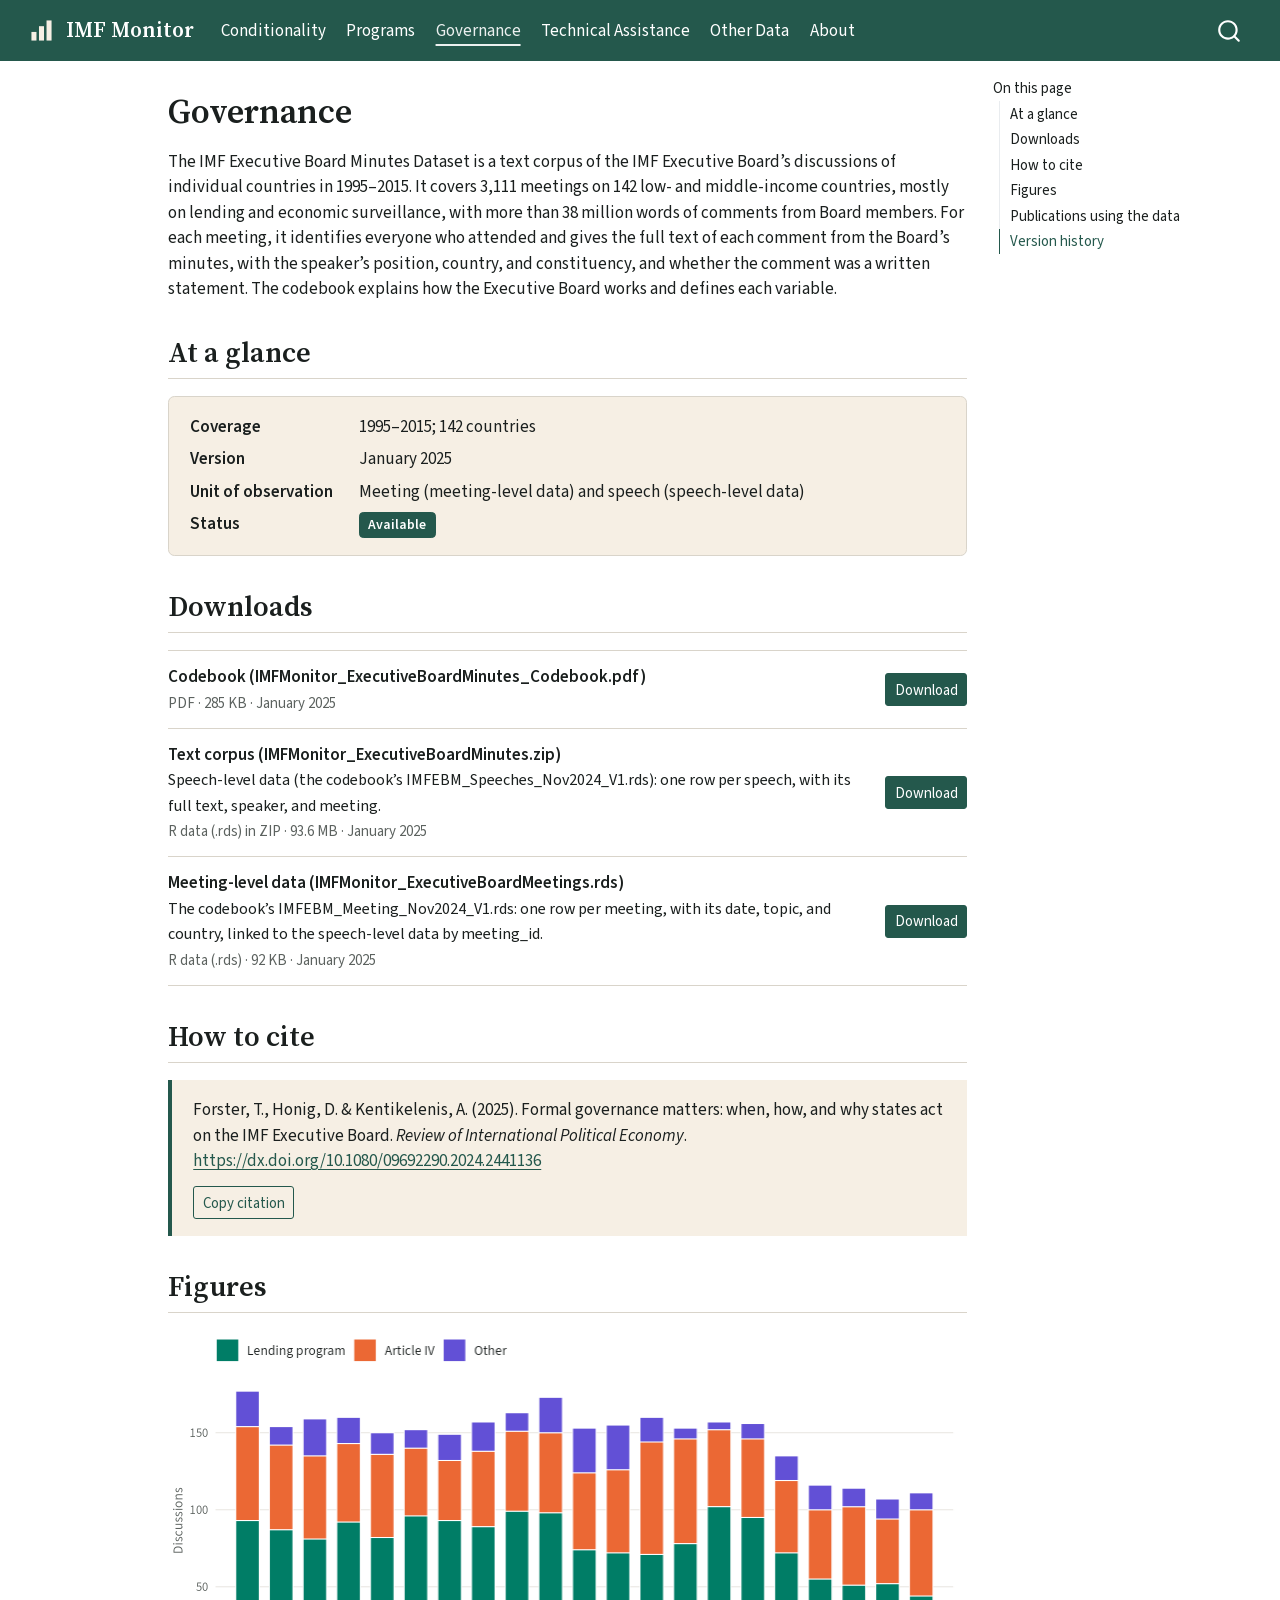
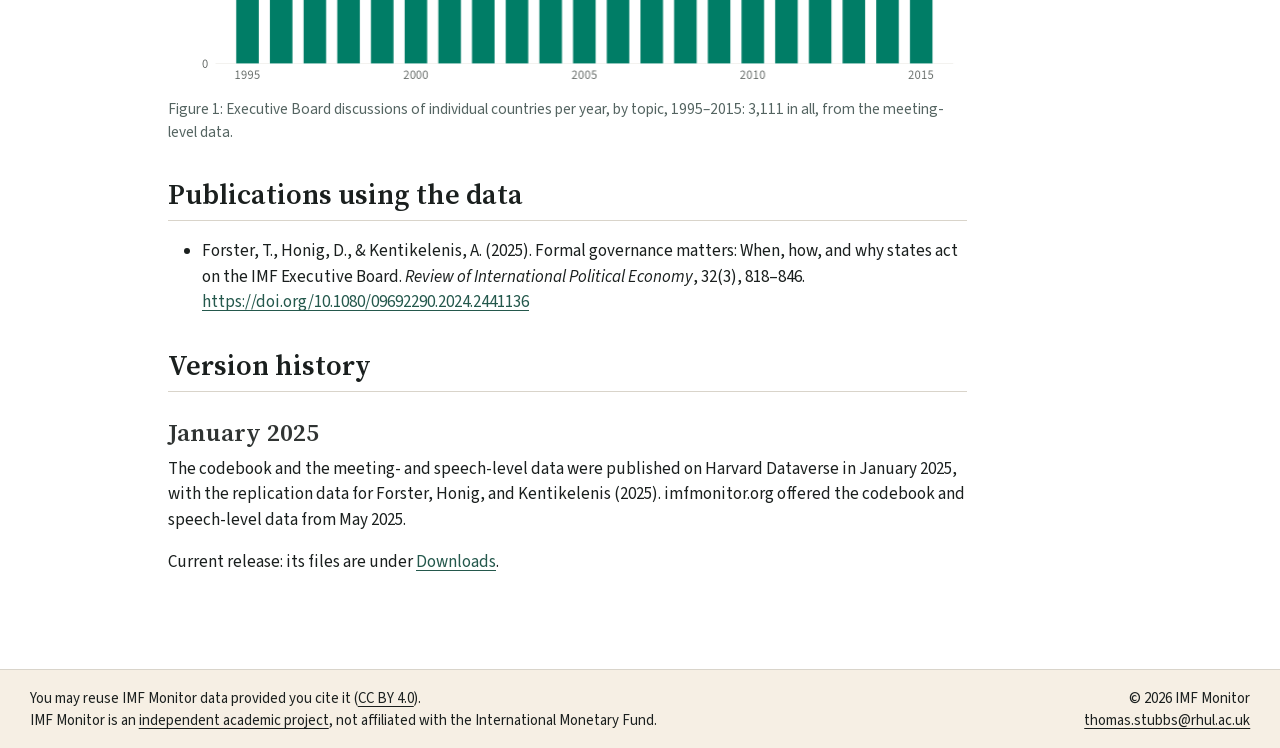
<file: docs/governance/index.html>
<!DOCTYPE html>
<html xmlns="http://www.w3.org/1999/xhtml" lang="en-GB" xml:lang="en-GB"><head>

<meta charset="utf-8">
<meta name="generator" content="quarto-1.9.38">

<meta name="viewport" content="width=device-width, initial-scale=1.0, user-scalable=yes">


<title>Governance | IMF Monitor</title>
<style>
/* Default styles provided by pandoc.
** See https://pandoc.org/MANUAL.html#variables-for-html for config info.
*/
code{white-space: pre-wrap;}
span.smallcaps{font-variant: small-caps;}
div.columns{display: flex; gap: min(4vw, 1.5em);}
div.column{flex: auto; overflow-x: auto;}
div.hanging-indent{margin-left: 1.5em; text-indent: -1.5em;}
ul.task-list{list-style: none;}
ul.task-list li input[type="checkbox"] {
  width: 0.8em;
  margin: 0 0.8em 0.2em -1em; /* quarto-specific, see https://github.com/quarto-dev/quarto-cli/issues/4556 */ 
  vertical-align: middle;
}
</style>


<script src="../site_libs/quarto-nav/quarto-nav.js"></script>
<script src="../site_libs/quarto-nav/headroom.min.js"></script>
<script src="../site_libs/clipboard/clipboard.min.js"></script>
<script src="../site_libs/quarto-search/autocomplete.umd.js"></script>
<script src="../site_libs/quarto-search/fuse.min.js"></script>
<script src="../site_libs/quarto-search/quarto-search.js"></script>
<meta name="quarto:offset" content="../">
<link href="../images/favicon.png" rel="icon" type="image/png">
<script src="../site_libs/quarto-html/quarto.js" type="module"></script>
<script src="../site_libs/quarto-html/tabsets/tabsets.js" type="module"></script>
<script src="../site_libs/quarto-html/popper.min.js"></script>
<script src="../site_libs/quarto-html/tippy.umd.min.js"></script>
<script src="../site_libs/quarto-html/anchor.min.js"></script>
<link href="../site_libs/quarto-html/tippy.css" rel="stylesheet">
<link href="../site_libs/quarto-html/quarto-syntax-highlighting-15634bcf2e68342d4ad2dfa704d543f6.css" rel="stylesheet" id="quarto-text-highlighting-styles">
<script src="../site_libs/bootstrap/bootstrap.min.js"></script>
<link href="../site_libs/bootstrap/bootstrap-icons.css" rel="stylesheet">
<link href="../site_libs/bootstrap/bootstrap-2131ca5729be5f0b04225e22d8b577a0.min.css" rel="stylesheet" append-hash="true" id="quarto-bootstrap" data-mode="light">
<script id="quarto-search-options" type="application/json">{
  "location": "navbar",
  "copy-button": false,
  "collapse-after": 3,
  "panel-placement": "end",
  "type": "overlay",
  "limit": 50,
  "keyboard-shortcut": [
    "f",
    "/",
    "s"
  ],
  "show-item-context": false,
  "language": {
    "search-no-results-text": "No results",
    "search-matching-documents-text": "matching documents",
    "search-copy-link-title": "Copy link to search",
    "search-hide-matches-text": "Hide additional matches",
    "search-more-match-text": "more match in this document",
    "search-more-matches-text": "more matches in this document",
    "search-clear-button-title": "Clear",
    "search-text-placeholder": "",
    "search-detached-cancel-button-title": "Cancel",
    "search-submit-button-title": "Submit",
    "search-label": "Search"
  }
}</script>
<script async="" src="https://www.googletagmanager.com/gtag/js?id=G-3EFVFHWD59"></script>

<script type="text/javascript">

window.dataLayer = window.dataLayer || [];
function gtag(){dataLayer.push(arguments);}
gtag('js', new Date());
gtag('config', 'G-3EFVFHWD59', { 'anonymize_ip': true});
</script>
<meta name="format-detection" content="telephone=no, date=no, address=no, email=no">


<link rel="stylesheet" href="../styles/fonts.css">
<link rel="canonical" href="https://imfmonitor.org/governance/">
</head>

<body class="nav-fixed quarto-light">

<div id="quarto-search-results"></div>
  <header id="quarto-header" class="headroom fixed-top">
    <nav class="navbar navbar-expand-lg " data-bs-theme="dark">
      <div class="navbar-container container-fluid">
      <div class="navbar-brand-container mx-auto">
    <a href="../index.html" class="navbar-brand navbar-brand-logo">
    <img src="../images/logo-mark.svg" alt="IMF Monitor" class="navbar-logo light-content">
    <img src="../images/logo-mark.svg" alt="IMF Monitor" class="navbar-logo dark-content">
    </a>
    <a class="navbar-brand" href="../index.html">
    <span class="navbar-title">IMF Monitor</span>
    </a>
  </div>
            <div id="quarto-search" class="" title="Search"></div>
          <button class="navbar-toggler" type="button" data-bs-toggle="collapse" data-bs-target="#navbarCollapse" aria-controls="navbarCollapse" role="menu" aria-expanded="false" aria-label="Toggle navigation" onclick="if (window.quartoToggleHeadroom) { window.quartoToggleHeadroom(); }">
  <span class="navbar-toggler-icon"></span>
</button>
          <div class="collapse navbar-collapse" id="navbarCollapse">
            <ul class="navbar-nav navbar-nav-scroll me-auto">
  <li class="nav-item">
    <a class="nav-link" href="../conditionality/index.html"> 
<span class="menu-text">Conditionality</span></a>
  </li>  
  <li class="nav-item">
    <a class="nav-link" href="../programs/index.html"> 
<span class="menu-text">Programs</span></a>
  </li>  
  <li class="nav-item">
    <a class="nav-link active" href="../governance/index.html" aria-current="page"> 
<span class="menu-text">Governance</span></a>
  </li>  
  <li class="nav-item">
    <a class="nav-link" href="../technical-assistance/index.html"> 
<span class="menu-text">Technical Assistance</span></a>
  </li>  
  <li class="nav-item">
    <a class="nav-link" href="../other-data/index.html"> 
<span class="menu-text">Other Data</span></a>
  </li>  
  <li class="nav-item">
    <a class="nav-link" href="../about/index.html"> 
<span class="menu-text">About</span></a>
  </li>  
</ul>
          </div> <!-- /navcollapse -->
            <div class="quarto-navbar-tools">
</div>
      </div> <!-- /container-fluid -->
    </nav>
</header>
<!-- content -->
<div id="quarto-content" class="quarto-container page-columns page-rows-contents page-layout-article page-navbar">
<!-- sidebar -->
<!-- margin-sidebar -->
    <div id="quarto-margin-sidebar" class="sidebar margin-sidebar">
        <nav id="TOC" role="doc-toc" class="toc-active">
    <h2 id="toc-title">On this page</h2>
   
  <ul>
  <li><a href="#at-a-glance" id="toc-at-a-glance" class="nav-link active" data-scroll-target="#at-a-glance">At a glance</a></li>
  <li><a href="#downloads" id="toc-downloads" class="nav-link" data-scroll-target="#downloads">Downloads</a></li>
  <li><a href="#how-to-cite" id="toc-how-to-cite" class="nav-link" data-scroll-target="#how-to-cite">How to cite</a></li>
  <li><a href="#figures" id="toc-figures" class="nav-link" data-scroll-target="#figures">Figures</a></li>
  <li><a href="#publications-using-the-data" id="toc-publications-using-the-data" class="nav-link" data-scroll-target="#publications-using-the-data">Publications using the data</a></li>
  <li><a href="#version-history" id="toc-version-history" class="nav-link" data-scroll-target="#version-history">Version history</a></li>
  </ul>
</nav>
    </div>
<!-- main -->
<main class="content" id="quarto-document-content">
<a class="visually-hidden-focusable skip-link" href="#quarto-document-content">Skip to main content</a>
<script>
  // Quarto inserts this include inside <main>. Move the link to the start of
  // <body>, so it is the first thing a keyboard user reaches.
  (function () {
    var link = document.currentScript.previousElementSibling;
    document.body.insertBefore(link, document.body.firstChild);
  })();
</script>

<header id="title-block-header" class="quarto-title-block default">
<div class="quarto-title">
<h1 class="title">Governance</h1>
</div>



<div class="quarto-title-meta">

    
  
    
  </div>
  


</header>


<!-- Every number in this text comes from data/datasets.yml through
     dataset-value; the sources there name the file behind each one. -->
<p>The IMF Executive Board Minutes Dataset is a text corpus of the IMF Executive Board’s discussions of individual countries in 1995–2015. It covers 3,111 meetings on 142 low- and middle-income countries, mostly on lending and economic surveillance, with more than 38 million words of comments from Board members. For each meeting, it identifies everyone who attended and gives the full text of each comment from the Board’s minutes, with the speaker’s position, country, and constituency, and whether the comment was a written statement. The codebook explains how the Executive Board works and defines each variable.</p>
<section id="at-a-glance" class="level2">
<h2 class="anchored" data-anchor-id="at-a-glance">At a glance</h2>
<div class="glance">
<dl>
<dt>Coverage</dt>
<dd>
1995–2015; 142 countries
</dd>
<dt>Version</dt>
<dd>
January 2025
</dd>
<dt>Unit of observation</dt>
<dd>
Meeting (meeting-level data) and speech (speech-level data)
</dd>
<dt>Status</dt>
<dd>
<span class="status status-available">Available</span>
</dd>
</dl>
</div>
</section>
<section id="downloads" class="level2">
<h2 class="anchored" data-anchor-id="downloads">Downloads</h2>
<div class="downloads">
<ul>
<li><div class="download-item">
<div class="download-label">
<strong>Codebook (IMFMonitor_ExecutiveBoardMinutes_Codebook.pdf)</strong><br>
<span class="file-details">PDF · 285 KB · January 2025</span>
</div>
<a href="../files/governance/IMFMonitor_ExecutiveBoardMinutes_Codebook.pdf" class="btn btn-primary btn-sm" aria-label="Download Codebook (IMFMonitor_ExecutiveBoardMinutes_Codebook.pdf)" download="">Download</a>
</div></li>
<li><div class="download-item">
<div class="download-label">
<strong>Text corpus (IMFMonitor_ExecutiveBoardMinutes.zip)</strong><br>
<span class="file-description">Speech-level data (the codebook’s IMFEBM_Speeches_Nov2024_V1.rds): one row per speech, with its full text, speaker, and meeting.</span><br>
<span class="file-details">R data (.rds) in ZIP · 93.6 MB · January 2025</span>
</div>
<a href="../files/governance/IMFMonitor_ExecutiveBoardMinutes.zip" class="btn btn-primary btn-sm" aria-label="Download Text corpus (IMFMonitor_ExecutiveBoardMinutes.zip)" download="">Download</a>
</div></li>
<li><div class="download-item">
<div class="download-label">
<strong>Meeting-level data (IMFMonitor_ExecutiveBoardMeetings.rds)</strong><br>
<span class="file-description">The codebook’s IMFEBM_Meeting_Nov2024_V1.rds: one row per meeting, with its date, topic, and country, linked to the speech-level data by meeting_id.</span><br>
<span class="file-details">R data (.rds) · 92 KB · January 2025</span>
</div>
<a href="../files/governance/IMFMonitor_ExecutiveBoardMeetings.rds" class="btn btn-primary btn-sm" aria-label="Download Meeting-level data (IMFMonitor_ExecutiveBoardMeetings.rds)" download="">Download</a>
</div></li>
</ul>
</div>
</section>
<section id="how-to-cite" class="level2">
<h2 class="anchored" data-anchor-id="how-to-cite">How to cite</h2>
<div class="cite-box">
<p>Forster, T., Honig, D. &amp; Kentikelenis, A. (2025). Formal governance matters: when, how, and why states act on the IMF Executive Board. <em>Review of International Political Economy</em>. <a href="https://dx.doi.org/10.1080/09692290.2024.2441136" class="uri">https://dx.doi.org/10.1080/09692290.2024.2441136</a></p>
<button type="button" class="btn btn-outline-primary btn-sm cite-copy">Copy citation</button><span class="visually-hidden cite-status" role="status"></span>
</div>
</section>
<section id="figures" class="level2">
<h2 class="anchored" data-anchor-id="figures">Figures</h2>
<!-- Drawn by R/fig-governance-meetings.R from the meeting-level data. After
     a new release, rerun it and check the alt text against the numbers it
     prints. Phones get the -narrow image. -->
<div id="fig-governance-meetings" class="quarto-float quarto-figure quarto-figure-center anchored">
<figure class="quarto-float quarto-float-fig figure">
<div aria-describedby="fig-governance-meetings-caption-0ceaefa1-69ba-4598-a22c-09a6ac19f8ca">
<picture>
<source media="(max-width: 575.98px)" srcset="../images/figures/governance-meetings-narrow.png" width="720" height="600">
<img src="../images/figures/governance-meetings.png" width="1600" height="720" class="img-fluid figure-img" alt="Stacked bar chart of Executive Board discussions of individual countries each year from 1995 to 2015, divided into lending program, Article IV, and other discussions. There are between 107 and 177 a year, and fewer than 140 a year after 2010. Lending program discussions outnumber Article IV discussions in 18 of the 21 years; over the whole period there are 1,676 lending program, 1,098 Article IV, and 337 other discussions.">
</picture>
</div>
<figcaption class="quarto-float-caption-bottom quarto-float-caption quarto-float-fig" id="fig-governance-meetings-caption-0ceaefa1-69ba-4598-a22c-09a6ac19f8ca">
Figure&nbsp;1: Executive Board discussions of individual countries per year, by topic, 1995–2015: 3,111 in all, from the meeting-level data.
</figcaption>
</figure>
</div>
</section>
<section id="publications-using-the-data" class="level2">
<h2 class="anchored" data-anchor-id="publications-using-the-data">Publications using the data</h2>
<!-- Source: the codebook's citation; journal details checked against
     Crossref on 20 October 2026. -->
<ul>
<li>Forster, T., Honig, D., &amp; Kentikelenis, A. (2025). Formal governance matters: When, how, and why states act on the IMF Executive Board. <em>Review of International Political Economy</em>, 32(3), 818–846. <a href="https://doi.org/10.1080/09692290.2024.2441136" class="uri">https://doi.org/10.1080/09692290.2024.2441136</a></li>
</ul>
</section>
<section id="version-history" class="level2">
<h2 class="anchored" data-anchor-id="version-history">Version history</h2>
<section class="level3 unnumbered unlisted">
<h3 class="unnumbered unlisted anchored" data-anchor-id="">January 2025</h3>
<p>The codebook and the meeting- and speech-level data were published on Harvard Dataverse in January 2025, with the replication data for Forster, Honig, and Kentikelenis (2025). imfmonitor.org offered the codebook and speech-level data from May 2025.</p>
<p>Current release: its files are under <a href="#downloads">Downloads</a>.</p>


</section>
</section>

</main> <!-- /main -->
<script>
  // Copy button in citation boxes (the dataset-cite shortcode). The button
  // shows the result; the box's hidden status line tells screen readers.
  document.addEventListener("click", function (event) {
    var button = event.target.closest(".cite-copy");
    if (!button) return;
    var box = button.closest(".cite-box");
    var status = box.querySelector(".cite-status");
    function report(label, message) {
      button.textContent = label;
      if (status) status.textContent = message;
      setTimeout(function () {
        button.textContent = "Copy citation";
        if (status) status.textContent = "";
      }, 2000);
    }
    function failed() {
      report("Copy failed", "Copy failed: select the citation and copy it.");
    }
    if (!navigator.clipboard) { failed(); return; }
    navigator.clipboard.writeText(box.querySelector("p").innerText).then(function () {
      report("Copied", "Citation copied.");
    }, failed);
  });
</script>
<script id="quarto-html-after-body" type="application/javascript">
  window.document.addEventListener("DOMContentLoaded", function (event) {
    const icon = "";
    const anchorJS = new window.AnchorJS();
    anchorJS.options = {
      placement: 'right',
      icon: icon
    };
    anchorJS.add('.anchored');
    const isCodeAnnotation = (el) => {
      for (const clz of el.classList) {
        if (clz.startsWith('code-annotation-')) {                     
          return true;
        }
      }
      return false;
    }
    const onCopySuccess = function(e) {
      // button target
      const button = e.trigger;
      // don't keep focus
      button.blur();
      // flash "checked"
      button.classList.add('code-copy-button-checked');
      var currentTitle = button.getAttribute("title");
      button.setAttribute("title", "Copied!");
      let tooltip;
      if (window.bootstrap) {
        button.setAttribute("data-bs-toggle", "tooltip");
        button.setAttribute("data-bs-placement", "left");
        button.setAttribute("data-bs-title", "Copied!");
        tooltip = new bootstrap.Tooltip(button, 
          { trigger: "manual", 
            customClass: "code-copy-button-tooltip",
            offset: [0, -8]});
        tooltip.show();    
      }
      setTimeout(function() {
        if (tooltip) {
          tooltip.hide();
          button.removeAttribute("data-bs-title");
          button.removeAttribute("data-bs-toggle");
          button.removeAttribute("data-bs-placement");
        }
        button.setAttribute("title", currentTitle);
        button.classList.remove('code-copy-button-checked');
      }, 1000);
      // clear code selection
      e.clearSelection();
    }
    const getTextToCopy = function(trigger) {
      const outerScaffold = trigger.parentElement.cloneNode(true);
      const codeEl = outerScaffold.querySelector('code');
      for (const childEl of codeEl.children) {
        if (isCodeAnnotation(childEl)) {
          childEl.remove();
        }
      }
      return codeEl.innerText;
    }
    const clipboard = new window.ClipboardJS('.code-copy-button:not([data-in-quarto-modal])', {
      text: getTextToCopy
    });
    clipboard.on('success', onCopySuccess);
    if (window.document.getElementById('quarto-embedded-source-code-modal')) {
      const clipboardModal = new window.ClipboardJS('.code-copy-button[data-in-quarto-modal]', {
        text: getTextToCopy,
        container: window.document.getElementById('quarto-embedded-source-code-modal')
      });
      clipboardModal.on('success', onCopySuccess);
    }
      var localhostRegex = new RegExp(/^(?:http|https):\/\/localhost\:?[0-9]*\//);
      var mailtoRegex = new RegExp(/^mailto:/);
        var filterRegex = new RegExp("https:\/\/imfmonitor\.org\/");
      var isInternal = (href) => {
          return filterRegex.test(href) || localhostRegex.test(href) || mailtoRegex.test(href);
      }
      // Inspect non-navigation links and adorn them if external
     var links = window.document.querySelectorAll('a[href]:not(.nav-link):not(.navbar-brand):not(.toc-action):not(.sidebar-link):not(.sidebar-item-toggle):not(.pagination-link):not(.no-external):not([aria-hidden]):not(.dropdown-item):not(.quarto-navigation-tool):not(.about-link)');
      for (var i=0; i<links.length; i++) {
        const link = links[i];
        if (!isInternal(link.href)) {
          // undo the damage that might have been done by quarto-nav.js in the case of
          // links that we want to consider external
          if (link.dataset.originalHref !== undefined) {
            link.href = link.dataset.originalHref;
          }
        }
      }
    function tippyHover(el, contentFn, onTriggerFn, onUntriggerFn) {
      const config = {
        allowHTML: true,
        maxWidth: 500,
        delay: 100,
        arrow: false,
        appendTo: function(el) {
            return el.parentElement;
        },
        interactive: true,
        interactiveBorder: 10,
        theme: 'quarto',
        placement: 'bottom-start',
      };
      if (contentFn) {
        config.content = contentFn;
      }
      if (onTriggerFn) {
        config.onTrigger = onTriggerFn;
      }
      if (onUntriggerFn) {
        config.onUntrigger = onUntriggerFn;
      }
      window.tippy(el, config); 
    }
    const noterefs = window.document.querySelectorAll('a[role="doc-noteref"]');
    for (var i=0; i<noterefs.length; i++) {
      const ref = noterefs[i];
      tippyHover(ref, function() {
        // use id or data attribute instead here
        let href = ref.getAttribute('data-footnote-href') || ref.getAttribute('href');
        try { href = new URL(href).hash; } catch {}
        const id = href.replace(/^#\/?/, "");
        const note = window.document.getElementById(id);
        if (note) {
          return note.innerHTML;
        } else {
          return "";
        }
      });
    }
    const xrefs = window.document.querySelectorAll('a.quarto-xref');
    const processXRef = (id, note) => {
      // Strip column container classes
      const stripColumnClz = (el) => {
        el.classList.remove("page-full", "page-columns");
        if (el.children) {
          for (const child of el.children) {
            stripColumnClz(child);
          }
        }
      }
      stripColumnClz(note)
      if (id === null || id.startsWith('sec-')) {
        // Special case sections, only their first couple elements
        const container = document.createElement("div");
        if (note.children && note.children.length > 2) {
          container.appendChild(note.children[0].cloneNode(true));
          for (let i = 1; i < note.children.length; i++) {
            const child = note.children[i];
            if (child.tagName === "P" && child.innerText === "") {
              continue;
            } else {
              container.appendChild(child.cloneNode(true));
              break;
            }
          }
          if (window.Quarto?.typesetMath) {
            window.Quarto.typesetMath(container);
          }
          return container.innerHTML
        } else {
          if (window.Quarto?.typesetMath) {
            window.Quarto.typesetMath(note);
          }
          return note.innerHTML;
        }
      } else {
        // Remove any anchor links if they are present
        const anchorLink = note.querySelector('a.anchorjs-link');
        if (anchorLink) {
          anchorLink.remove();
        }
        if (window.Quarto?.typesetMath) {
          window.Quarto.typesetMath(note);
        }
        if (note.classList.contains("callout")) {
          return note.outerHTML;
        } else {
          return note.innerHTML;
        }
      }
    }
    for (var i=0; i<xrefs.length; i++) {
      const xref = xrefs[i];
      tippyHover(xref, undefined, function(instance) {
        instance.disable();
        let url = xref.getAttribute('href');
        let hash = undefined; 
        if (url.startsWith('#')) {
          hash = url;
        } else {
          try { hash = new URL(url).hash; } catch {}
        }
        if (hash) {
          const id = hash.replace(/^#\/?/, "");
          const note = window.document.getElementById(id);
          if (note !== null) {
            try {
              const html = processXRef(id, note.cloneNode(true));
              instance.setContent(html);
            } finally {
              instance.enable();
              instance.show();
            }
          } else {
            // See if we can fetch this
            fetch(url.split('#')[0])
            .then(res => res.text())
            .then(html => {
              const parser = new DOMParser();
              const htmlDoc = parser.parseFromString(html, "text/html");
              const note = htmlDoc.getElementById(id);
              if (note !== null) {
                const html = processXRef(id, note);
                instance.setContent(html);
              } 
            }).finally(() => {
              instance.enable();
              instance.show();
            });
          }
        } else {
          // See if we can fetch a full url (with no hash to target)
          // This is a special case and we should probably do some content thinning / targeting
          fetch(url)
          .then(res => res.text())
          .then(html => {
            const parser = new DOMParser();
            const htmlDoc = parser.parseFromString(html, "text/html");
            const note = htmlDoc.querySelector('main.content');
            if (note !== null) {
              // This should only happen for chapter cross references
              // (since there is no id in the URL)
              // remove the first header
              if (note.children.length > 0 && note.children[0].tagName === "HEADER") {
                note.children[0].remove();
              }
              const html = processXRef(null, note);
              instance.setContent(html);
            } 
          }).finally(() => {
            instance.enable();
            instance.show();
          });
        }
      }, function(instance) {
      });
    }
        let selectedAnnoteEl;
        const selectorForAnnotation = ( cell, annotation) => {
          let cellAttr = 'data-code-cell="' + cell + '"';
          let lineAttr = 'data-code-annotation="' +  annotation + '"';
          const selector = 'span[' + cellAttr + '][' + lineAttr + ']';
          return selector;
        }
        const selectCodeLines = (annoteEl) => {
          const doc = window.document;
          const targetCell = annoteEl.getAttribute("data-target-cell");
          const targetAnnotation = annoteEl.getAttribute("data-target-annotation");
          const annoteSpan = window.document.querySelector(selectorForAnnotation(targetCell, targetAnnotation));
          const lines = annoteSpan.getAttribute("data-code-lines").split(",");
          const lineIds = lines.map((line) => {
            return targetCell + "-" + line;
          })
          let top = null;
          let height = null;
          let parent = null;
          if (lineIds.length > 0) {
              //compute the position of the single el (top and bottom and make a div)
              const el = window.document.getElementById(lineIds[0]);
              top = el.offsetTop;
              height = el.offsetHeight;
              parent = el.parentElement.parentElement;
            if (lineIds.length > 1) {
              const lastEl = window.document.getElementById(lineIds[lineIds.length - 1]);
              const bottom = lastEl.offsetTop + lastEl.offsetHeight;
              height = bottom - top;
            }
            if (top !== null && height !== null && parent !== null) {
              // cook up a div (if necessary) and position it 
              let div = window.document.getElementById("code-annotation-line-highlight");
              if (div === null) {
                div = window.document.createElement("div");
                div.setAttribute("id", "code-annotation-line-highlight");
                div.style.position = 'absolute';
                parent.appendChild(div);
              }
              div.style.top = top - 2 + "px";
              div.style.height = height + 4 + "px";
              div.style.left = 0;
              let gutterDiv = window.document.getElementById("code-annotation-line-highlight-gutter");
              if (gutterDiv === null) {
                gutterDiv = window.document.createElement("div");
                gutterDiv.setAttribute("id", "code-annotation-line-highlight-gutter");
                gutterDiv.style.position = 'absolute';
                const codeCell = window.document.getElementById(targetCell);
                const gutter = codeCell.querySelector('.code-annotation-gutter');
                gutter.appendChild(gutterDiv);
              }
              gutterDiv.style.top = top - 2 + "px";
              gutterDiv.style.height = height + 4 + "px";
            }
            selectedAnnoteEl = annoteEl;
          }
        };
        const unselectCodeLines = () => {
          const elementsIds = ["code-annotation-line-highlight", "code-annotation-line-highlight-gutter"];
          elementsIds.forEach((elId) => {
            const div = window.document.getElementById(elId);
            if (div) {
              div.remove();
            }
          });
          selectedAnnoteEl = undefined;
        };
          // Handle positioning of the toggle
      window.addEventListener(
        "resize",
        throttle(() => {
          elRect = undefined;
          if (selectedAnnoteEl) {
            selectCodeLines(selectedAnnoteEl);
          }
        }, 10)
      );
      function throttle(fn, ms) {
      let throttle = false;
      let timer;
        return (...args) => {
          if(!throttle) { // first call gets through
              fn.apply(this, args);
              throttle = true;
          } else { // all the others get throttled
              if(timer) clearTimeout(timer); // cancel #2
              timer = setTimeout(() => {
                fn.apply(this, args);
                timer = throttle = false;
              }, ms);
          }
        };
      }
        // Attach click handler to the DT
        const annoteDls = window.document.querySelectorAll('dt[data-target-cell]');
        for (const annoteDlNode of annoteDls) {
          annoteDlNode.addEventListener('click', (event) => {
            const clickedEl = event.target;
            if (clickedEl !== selectedAnnoteEl) {
              unselectCodeLines();
              const activeEl = window.document.querySelector('dt[data-target-cell].code-annotation-active');
              if (activeEl) {
                activeEl.classList.remove('code-annotation-active');
              }
              selectCodeLines(clickedEl);
              clickedEl.classList.add('code-annotation-active');
            } else {
              // Unselect the line
              unselectCodeLines();
              clickedEl.classList.remove('code-annotation-active');
            }
          });
        }
    const findCites = (el) => {
      const parentEl = el.parentElement;
      if (parentEl) {
        const cites = parentEl.dataset.cites;
        if (cites) {
          return {
            el,
            cites: cites.split(' ')
          };
        } else {
          return findCites(el.parentElement)
        }
      } else {
        return undefined;
      }
    };
    var bibliorefs = window.document.querySelectorAll('a[role="doc-biblioref"]');
    for (var i=0; i<bibliorefs.length; i++) {
      const ref = bibliorefs[i];
      const citeInfo = findCites(ref);
      if (citeInfo) {
        tippyHover(citeInfo.el, function() {
          var popup = window.document.createElement('div');
          citeInfo.cites.forEach(function(cite) {
            var citeDiv = window.document.createElement('div');
            citeDiv.classList.add('hanging-indent');
            citeDiv.classList.add('csl-entry');
            var biblioDiv = window.document.getElementById('ref-' + cite);
            if (biblioDiv) {
              citeDiv.innerHTML = biblioDiv.innerHTML;
            }
            popup.appendChild(citeDiv);
          });
          return popup.innerHTML;
        });
      }
    }
  });
  </script>
</div> <!-- /content -->
<footer class="footer">
  <div class="nav-footer">
    <div class="nav-footer-left">
<p>You may reuse IMF Monitor data provided you cite it (<a href="https://creativecommons.org/licenses/by/4.0/">CC BY 4.0</a>).<br>
IMF Monitor is an <a href="../about/index.html#independence">independent academic project</a>, not affiliated with the International Monetary Fund.</p>
</div>   
    <div class="nav-footer-center">
      &nbsp;
    </div>
    <div class="nav-footer-right">
<p>© 2026 IMF Monitor<br>
<a href="mailto:thomas.stubbs@rhul.ac.uk">thomas.stubbs@rhul.ac.uk</a></p>
</div>
  </div>
</footer>




</body></html>
</file>
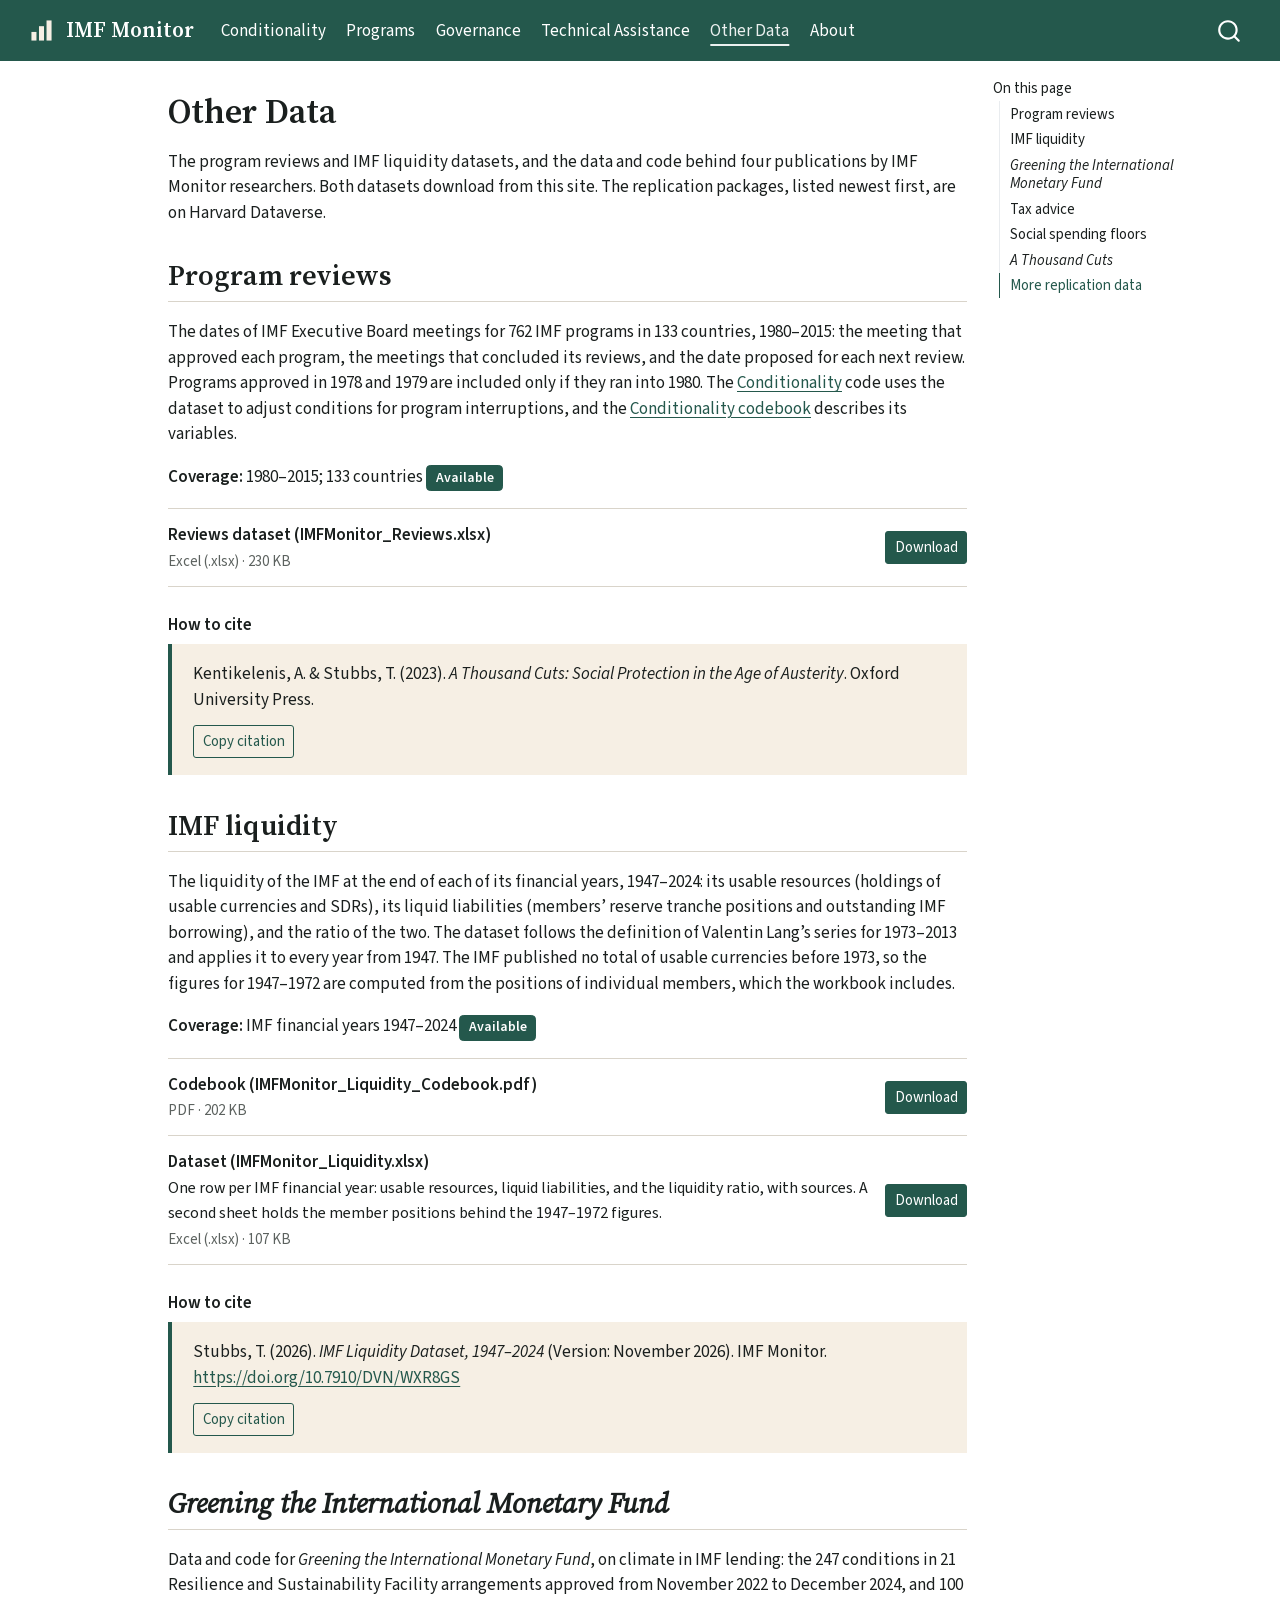
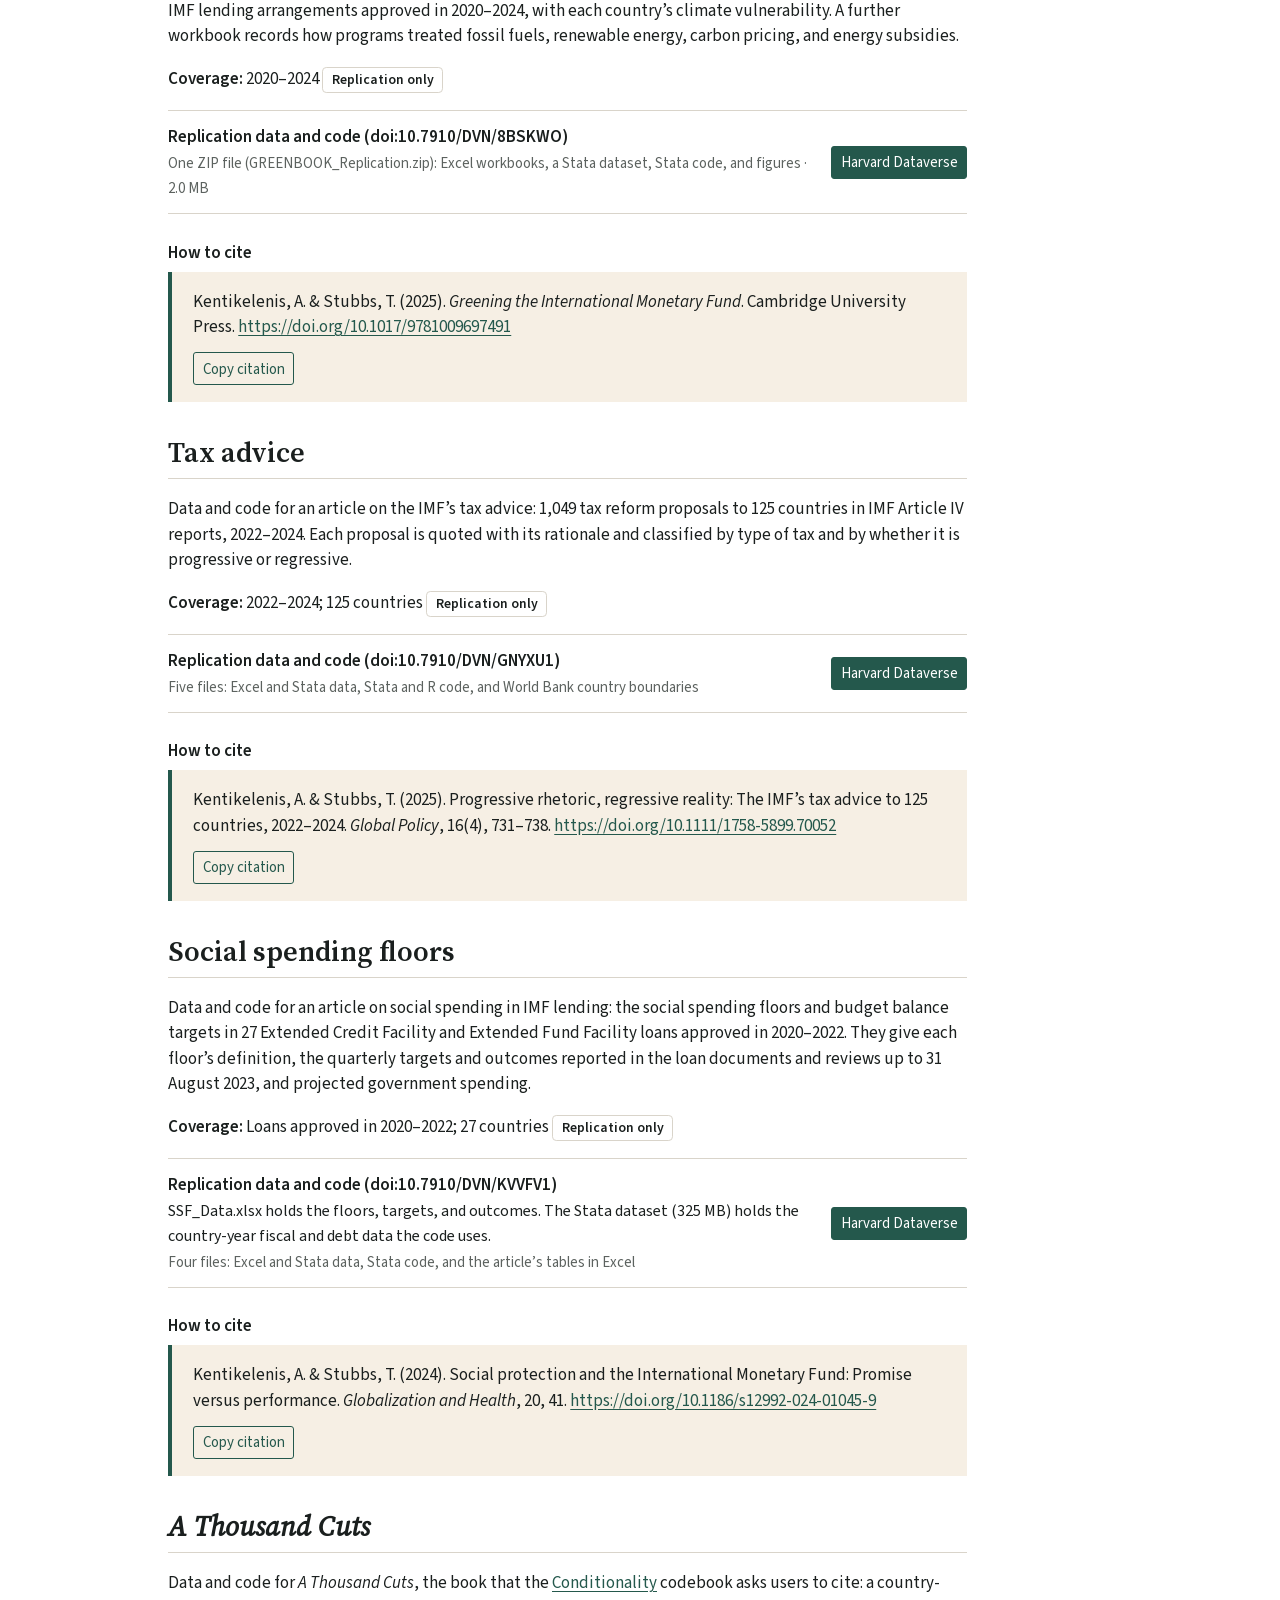
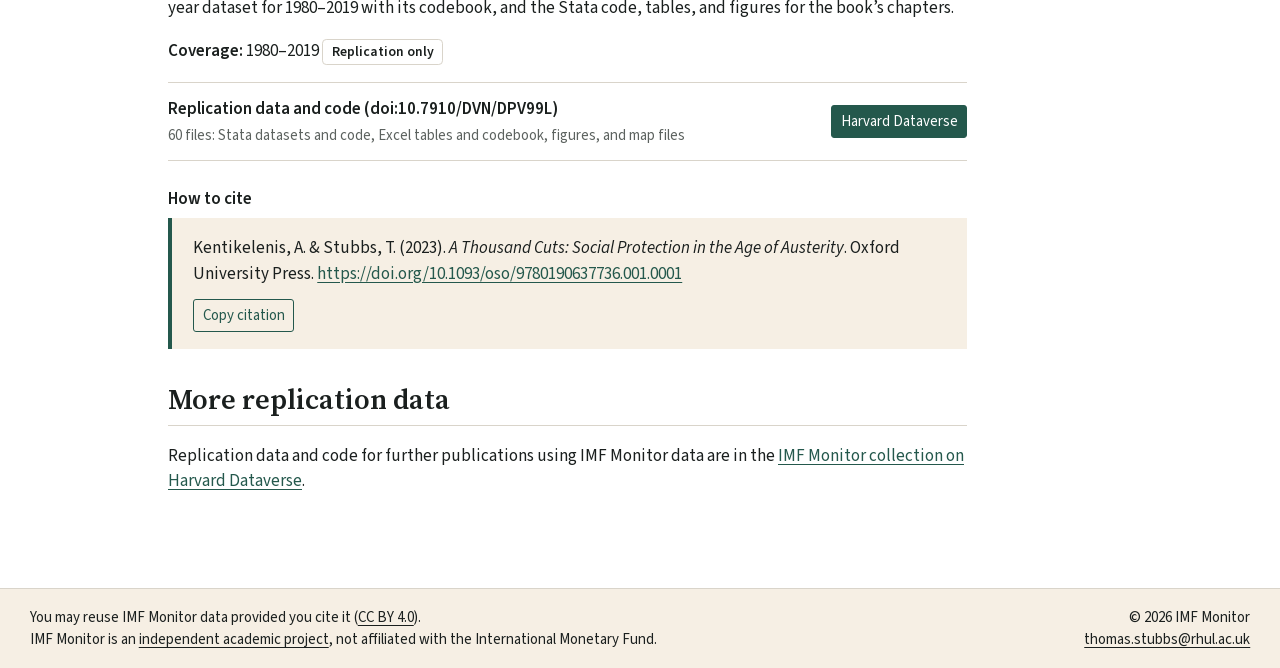
<file: docs/other-data/index.html>
<!DOCTYPE html>
<html xmlns="http://www.w3.org/1999/xhtml" lang="en-GB" xml:lang="en-GB"><head>

<meta charset="utf-8">
<meta name="generator" content="quarto-1.9.38">

<meta name="viewport" content="width=device-width, initial-scale=1.0, user-scalable=yes">


<title>Other Data | IMF Monitor</title>
<style>
/* Default styles provided by pandoc.
** See https://pandoc.org/MANUAL.html#variables-for-html for config info.
*/
code{white-space: pre-wrap;}
span.smallcaps{font-variant: small-caps;}
div.columns{display: flex; gap: min(4vw, 1.5em);}
div.column{flex: auto; overflow-x: auto;}
div.hanging-indent{margin-left: 1.5em; text-indent: -1.5em;}
ul.task-list{list-style: none;}
ul.task-list li input[type="checkbox"] {
  width: 0.8em;
  margin: 0 0.8em 0.2em -1em; /* quarto-specific, see https://github.com/quarto-dev/quarto-cli/issues/4556 */ 
  vertical-align: middle;
}
</style>


<script src="../site_libs/quarto-nav/quarto-nav.js"></script>
<script src="../site_libs/quarto-nav/headroom.min.js"></script>
<script src="../site_libs/clipboard/clipboard.min.js"></script>
<script src="../site_libs/quarto-search/autocomplete.umd.js"></script>
<script src="../site_libs/quarto-search/fuse.min.js"></script>
<script src="../site_libs/quarto-search/quarto-search.js"></script>
<meta name="quarto:offset" content="../">
<link href="../images/favicon.png" rel="icon" type="image/png">
<script src="../site_libs/quarto-html/quarto.js" type="module"></script>
<script src="../site_libs/quarto-html/tabsets/tabsets.js" type="module"></script>
<script src="../site_libs/quarto-html/popper.min.js"></script>
<script src="../site_libs/quarto-html/tippy.umd.min.js"></script>
<script src="../site_libs/quarto-html/anchor.min.js"></script>
<link href="../site_libs/quarto-html/tippy.css" rel="stylesheet">
<link href="../site_libs/quarto-html/quarto-syntax-highlighting-15634bcf2e68342d4ad2dfa704d543f6.css" rel="stylesheet" id="quarto-text-highlighting-styles">
<script src="../site_libs/bootstrap/bootstrap.min.js"></script>
<link href="../site_libs/bootstrap/bootstrap-icons.css" rel="stylesheet">
<link href="../site_libs/bootstrap/bootstrap-2131ca5729be5f0b04225e22d8b577a0.min.css" rel="stylesheet" append-hash="true" id="quarto-bootstrap" data-mode="light">
<script id="quarto-search-options" type="application/json">{
  "location": "navbar",
  "copy-button": false,
  "collapse-after": 3,
  "panel-placement": "end",
  "type": "overlay",
  "limit": 50,
  "keyboard-shortcut": [
    "f",
    "/",
    "s"
  ],
  "show-item-context": false,
  "language": {
    "search-no-results-text": "No results",
    "search-matching-documents-text": "matching documents",
    "search-copy-link-title": "Copy link to search",
    "search-hide-matches-text": "Hide additional matches",
    "search-more-match-text": "more match in this document",
    "search-more-matches-text": "more matches in this document",
    "search-clear-button-title": "Clear",
    "search-text-placeholder": "",
    "search-detached-cancel-button-title": "Cancel",
    "search-submit-button-title": "Submit",
    "search-label": "Search"
  }
}</script>
<script async="" src="https://www.googletagmanager.com/gtag/js?id=G-3EFVFHWD59"></script>

<script type="text/javascript">

window.dataLayer = window.dataLayer || [];
function gtag(){dataLayer.push(arguments);}
gtag('js', new Date());
gtag('config', 'G-3EFVFHWD59', { 'anonymize_ip': true});
</script>
<meta name="format-detection" content="telephone=no, date=no, address=no, email=no">


<link rel="stylesheet" href="../styles/fonts.css">
<link rel="canonical" href="https://imfmonitor.org/other-data/">
</head>

<body class="nav-fixed quarto-light">

<div id="quarto-search-results"></div>
  <header id="quarto-header" class="headroom fixed-top">
    <nav class="navbar navbar-expand-lg " data-bs-theme="dark">
      <div class="navbar-container container-fluid">
      <div class="navbar-brand-container mx-auto">
    <a href="../index.html" class="navbar-brand navbar-brand-logo">
    <img src="../images/logo-mark.svg" alt="IMF Monitor" class="navbar-logo light-content">
    <img src="../images/logo-mark.svg" alt="IMF Monitor" class="navbar-logo dark-content">
    </a>
    <a class="navbar-brand" href="../index.html">
    <span class="navbar-title">IMF Monitor</span>
    </a>
  </div>
            <div id="quarto-search" class="" title="Search"></div>
          <button class="navbar-toggler" type="button" data-bs-toggle="collapse" data-bs-target="#navbarCollapse" aria-controls="navbarCollapse" role="menu" aria-expanded="false" aria-label="Toggle navigation" onclick="if (window.quartoToggleHeadroom) { window.quartoToggleHeadroom(); }">
  <span class="navbar-toggler-icon"></span>
</button>
          <div class="collapse navbar-collapse" id="navbarCollapse">
            <ul class="navbar-nav navbar-nav-scroll me-auto">
  <li class="nav-item">
    <a class="nav-link" href="../conditionality/index.html"> 
<span class="menu-text">Conditionality</span></a>
  </li>  
  <li class="nav-item">
    <a class="nav-link" href="../programs/index.html"> 
<span class="menu-text">Programs</span></a>
  </li>  
  <li class="nav-item">
    <a class="nav-link" href="../governance/index.html"> 
<span class="menu-text">Governance</span></a>
  </li>  
  <li class="nav-item">
    <a class="nav-link" href="../technical-assistance/index.html"> 
<span class="menu-text">Technical Assistance</span></a>
  </li>  
  <li class="nav-item">
    <a class="nav-link active" href="../other-data/index.html" aria-current="page"> 
<span class="menu-text">Other Data</span></a>
  </li>  
  <li class="nav-item">
    <a class="nav-link" href="../about/index.html"> 
<span class="menu-text">About</span></a>
  </li>  
</ul>
          </div> <!-- /navcollapse -->
            <div class="quarto-navbar-tools">
</div>
      </div> <!-- /container-fluid -->
    </nav>
</header>
<!-- content -->
<div id="quarto-content" class="quarto-container page-columns page-rows-contents page-layout-article page-navbar">
<!-- sidebar -->
<!-- margin-sidebar -->
    <div id="quarto-margin-sidebar" class="sidebar margin-sidebar">
        <nav id="TOC" role="doc-toc" class="toc-active">
    <h2 id="toc-title">On this page</h2>
   
  <ul>
  <li><a href="#reviews" id="toc-reviews" class="nav-link active" data-scroll-target="#reviews">Program reviews</a></li>
  <li><a href="#liquidity" id="toc-liquidity" class="nav-link" data-scroll-target="#liquidity">IMF liquidity</a></li>
  <li><a href="#greening" id="toc-greening" class="nav-link" data-scroll-target="#greening"><em>Greening the International Monetary Fund</em></a></li>
  <li><a href="#tax-advice" id="toc-tax-advice" class="nav-link" data-scroll-target="#tax-advice">Tax advice</a></li>
  <li><a href="#social-spending-floors" id="toc-social-spending-floors" class="nav-link" data-scroll-target="#social-spending-floors">Social spending floors</a></li>
  <li><a href="#thousand-cuts" id="toc-thousand-cuts" class="nav-link" data-scroll-target="#thousand-cuts"><em>A Thousand Cuts</em></a></li>
  <li><a href="#more-replication-data" id="toc-more-replication-data" class="nav-link" data-scroll-target="#more-replication-data">More replication data</a></li>
  </ul>
</nav>
    </div>
<!-- main -->
<main class="content" id="quarto-document-content">
<a class="visually-hidden-focusable skip-link" href="#quarto-document-content">Skip to main content</a>
<script>
  // Quarto inserts this include inside <main>. Move the link to the start of
  // <body>, so it is the first thing a keyboard user reaches.
  (function () {
    var link = document.currentScript.previousElementSibling;
    document.body.insertBefore(link, document.body.firstChild);
  })();
</script>

<header id="title-block-header" class="quarto-title-block default">
<div class="quarto-title">
<h1 class="title">Other Data</h1>
</div>



<div class="quarto-title-meta">

    
  
    
  </div>
  


</header>


<!-- Every number in this text comes from data/datasets.yml through
     dataset-value; the sources there name the file behind each one. Each
     heading's anchor is its record's id, which links to it use. -->
<p>The program reviews and IMF liquidity datasets, and the data and code behind four publications by IMF Monitor researchers. Both datasets download from this site. The replication packages, listed newest first, are on Harvard Dataverse.</p>
<section id="reviews" class="level2">
<h2 class="anchored" data-anchor-id="reviews">Program reviews</h2>
<p>The dates of IMF Executive Board meetings for 762 IMF programs in 133 countries, 1980–2015: the meeting that approved each program, the meetings that concluded its reviews, and the date proposed for each next review. Programs approved in 1978 and 1979 are included only if they ran into 1980. The <a href="../conditionality/index.html">Conditionality</a> code uses the dataset to adjust conditions for program interruptions, and the <a href="../conditionality/index.html#downloads">Conditionality codebook</a> describes its variables.</p>
<div class="dataset-entry">
<p><span class="card-label">Coverage:</span> 1980–2015; 133 countries <span class="status status-available">Available</span></p>
<div class="downloads">
<ul>
<li><div class="download-item">
<div class="download-label">
<strong>Reviews dataset (IMFMonitor_Reviews.xlsx)</strong><br>
<span class="file-details">Excel (.xlsx) · 230 KB</span>
</div>
<a href="../files/conditionality/IMFMonitor_Reviews.xlsx" class="btn btn-primary btn-sm" aria-label="Download Reviews dataset (IMFMonitor_Reviews.xlsx)" download="">Download</a>
</div></li>
</ul>
</div>
<p><span class="card-label">How to cite</span></p>
<div class="cite-box">
<p>Kentikelenis, A. &amp; Stubbs, T. (2023). <em>A Thousand Cuts: Social Protection in the Age of Austerity</em>. Oxford University Press.</p>
<button type="button" class="btn btn-outline-primary btn-sm cite-copy">Copy citation</button><span class="visually-hidden cite-status" role="status"></span>
</div>
</div>
</section>
<section id="liquidity" class="level2">
<h2 class="anchored" data-anchor-id="liquidity">IMF liquidity</h2>
<p>The liquidity of the IMF at the end of each of its financial years, 1947–2024: its usable resources (holdings of usable currencies and SDRs), its liquid liabilities (members’ reserve tranche positions and outstanding IMF borrowing), and the ratio of the two. The dataset follows the definition of Valentin Lang’s series for 1973–2013 and applies it to every year from 1947. The IMF published no total of usable currencies before 1973, so the figures for 1947–1972 are computed from the positions of individual members, which the workbook includes.</p>
<div class="dataset-entry">
<p><span class="card-label">Coverage:</span> IMF financial years 1947–2024 <span class="status status-available">Available</span></p>
<div class="downloads">
<ul>
<li><div class="download-item">
<div class="download-label">
<strong>Codebook (IMFMonitor_Liquidity_Codebook.pdf)</strong><br>
<span class="file-details">PDF · 202 KB</span>
</div>
<a href="../files/liquidity/IMFMonitor_Liquidity_Codebook.pdf" class="btn btn-primary btn-sm" aria-label="Download Codebook (IMFMonitor_Liquidity_Codebook.pdf)" download="">Download</a>
</div></li>
<li><div class="download-item">
<div class="download-label">
<strong>Dataset (IMFMonitor_Liquidity.xlsx)</strong><br>
<span class="file-description">One row per IMF financial year: usable resources, liquid liabilities, and the liquidity ratio, with sources. A second sheet holds the member positions behind the 1947–1972 figures.</span><br>
<span class="file-details">Excel (.xlsx) · 107 KB</span>
</div>
<a href="../files/liquidity/IMFMonitor_Liquidity.xlsx" class="btn btn-primary btn-sm" aria-label="Download Dataset (IMFMonitor_Liquidity.xlsx)" download="">Download</a>
</div></li>
</ul>
</div>
<p><span class="card-label">How to cite</span></p>
<div class="cite-box">
<p>Stubbs, T. (2026). <em>IMF Liquidity Dataset, 1947–2024</em> (Version: November 2026). IMF Monitor. <a href="https://doi.org/10.7910/DVN/WXR8GS" class="uri">https://doi.org/10.7910/DVN/WXR8GS</a></p>
<button type="button" class="btn btn-outline-primary btn-sm cite-copy">Copy citation</button><span class="visually-hidden cite-status" role="status"></span>
</div>
</div>
</section>
<section id="greening" class="level2">
<h2 class="anchored" data-anchor-id="greening"><em>Greening the International Monetary Fund</em></h2>
<p>Data and code for <em>Greening the International Monetary Fund</em>, on climate in IMF lending: the 247 conditions in 21 Resilience and Sustainability Facility arrangements approved from November 2022 to December 2024, and 100 IMF lending arrangements approved in 2020–2024, with each country’s climate vulnerability. A further workbook records how programs treated fossil fuels, renewable energy, carbon pricing, and energy subsidies.</p>
<div class="dataset-entry">
<p><span class="card-label">Coverage:</span> 2020–2024 <span class="status status-replication-only">Replication only</span></p>
<div class="downloads">
<ul>
<li><div class="download-item">
<div class="download-label">
<strong>Replication data and code (doi:10.7910/DVN/8BSKWO)</strong><br>
<span class="file-details">One ZIP file (GREENBOOK_Replication.zip): Excel workbooks, a Stata dataset, Stata code, and figures · 2.0 MB</span>
</div>
<a href="https://doi.org/10.7910/DVN/8BSKWO" class="btn btn-primary btn-sm" aria-label="Replication data and code (doi:10.7910/DVN/8BSKWO) on Harvard Dataverse">Harvard Dataverse</a>
</div></li>
</ul>
</div>
<p><span class="card-label">How to cite</span></p>
<div class="cite-box">
<p>Kentikelenis, A. &amp; Stubbs, T. (2025). <em>Greening the International Monetary Fund</em>. Cambridge University Press. <a href="https://doi.org/10.1017/9781009697491" class="uri">https://doi.org/10.1017/9781009697491</a></p>
<button type="button" class="btn btn-outline-primary btn-sm cite-copy">Copy citation</button><span class="visually-hidden cite-status" role="status"></span>
</div>
</div>
</section>
<section id="tax-advice" class="level2">
<h2 class="anchored" data-anchor-id="tax-advice">Tax advice</h2>
<p>Data and code for an article on the IMF’s tax advice: 1,049 tax reform proposals to 125 countries in IMF Article IV reports, 2022–2024. Each proposal is quoted with its rationale and classified by type of tax and by whether it is progressive or regressive.</p>
<div class="dataset-entry">
<p><span class="card-label">Coverage:</span> 2022–2024; 125 countries <span class="status status-replication-only">Replication only</span></p>
<div class="downloads">
<ul>
<li><div class="download-item">
<div class="download-label">
<strong>Replication data and code (doi:10.7910/DVN/GNYXU1)</strong><br>
<span class="file-details">Five files: Excel and Stata data, Stata and R code, and World Bank country boundaries</span>
</div>
<a href="https://doi.org/10.7910/DVN/GNYXU1" class="btn btn-primary btn-sm" aria-label="Replication data and code (doi:10.7910/DVN/GNYXU1) on Harvard Dataverse">Harvard Dataverse</a>
</div></li>
</ul>
</div>
<p><span class="card-label">How to cite</span></p>
<div class="cite-box">
<p>Kentikelenis, A. &amp; Stubbs, T. (2025). Progressive rhetoric, regressive reality: The IMF’s tax advice to 125 countries, 2022–2024. <em>Global Policy</em>, 16(4), 731–738. <a href="https://doi.org/10.1111/1758-5899.70052" class="uri">https://doi.org/10.1111/1758-5899.70052</a></p>
<button type="button" class="btn btn-outline-primary btn-sm cite-copy">Copy citation</button><span class="visually-hidden cite-status" role="status"></span>
</div>
</div>
</section>
<section id="social-spending-floors" class="level2">
<h2 class="anchored" data-anchor-id="social-spending-floors">Social spending floors</h2>
<p>Data and code for an article on social spending in IMF lending: the social spending floors and budget balance targets in 27 Extended Credit Facility and Extended Fund Facility loans approved in 2020–2022. They give each floor’s definition, the quarterly targets and outcomes reported in the loan documents and reviews up to 31 August 2023, and projected government spending.</p>
<div class="dataset-entry">
<p><span class="card-label">Coverage:</span> Loans approved in 2020–2022; 27 countries <span class="status status-replication-only">Replication only</span></p>
<div class="downloads">
<ul>
<li><div class="download-item">
<div class="download-label">
<strong>Replication data and code (doi:10.7910/DVN/KVVFV1)</strong><br>
<span class="file-description">SSF_Data.xlsx holds the floors, targets, and outcomes. The Stata dataset (325 MB) holds the country-year fiscal and debt data the code uses.</span><br>
<span class="file-details">Four files: Excel and Stata data, Stata code, and the article’s tables in Excel</span>
</div>
<a href="https://doi.org/10.7910/DVN/KVVFV1" class="btn btn-primary btn-sm" aria-label="Replication data and code (doi:10.7910/DVN/KVVFV1) on Harvard Dataverse">Harvard Dataverse</a>
</div></li>
</ul>
</div>
<p><span class="card-label">How to cite</span></p>
<div class="cite-box">
<p>Kentikelenis, A. &amp; Stubbs, T. (2024). Social protection and the International Monetary Fund: Promise versus performance. <em>Globalization and Health</em>, 20, 41. <a href="https://doi.org/10.1186/s12992-024-01045-9" class="uri">https://doi.org/10.1186/s12992-024-01045-9</a></p>
<button type="button" class="btn btn-outline-primary btn-sm cite-copy">Copy citation</button><span class="visually-hidden cite-status" role="status"></span>
</div>
</div>
</section>
<section id="thousand-cuts" class="level2">
<h2 class="anchored" data-anchor-id="thousand-cuts"><em>A Thousand Cuts</em></h2>
<p>Data and code for <em>A Thousand Cuts</em>, the book that the <a href="../conditionality/index.html">Conditionality</a> codebook asks users to cite: a country-year dataset for 1980–2019 with its codebook, and the Stata code, tables, and figures for the book’s chapters.</p>
<div class="dataset-entry">
<p><span class="card-label">Coverage:</span> 1980–2019 <span class="status status-replication-only">Replication only</span></p>
<div class="downloads">
<ul>
<li><div class="download-item">
<div class="download-label">
<strong>Replication data and code (doi:10.7910/DVN/DPV99L)</strong><br>
<span class="file-details">60 files: Stata datasets and code, Excel tables and codebook, figures, and map files</span>
</div>
<a href="https://doi.org/10.7910/DVN/DPV99L" class="btn btn-primary btn-sm" aria-label="Replication data and code (doi:10.7910/DVN/DPV99L) on Harvard Dataverse">Harvard Dataverse</a>
</div></li>
</ul>
</div>
<p><span class="card-label">How to cite</span></p>
<div class="cite-box">
<p>Kentikelenis, A. &amp; Stubbs, T. (2023). <em>A Thousand Cuts: Social Protection in the Age of Austerity</em>. Oxford University Press. <a href="https://doi.org/10.1093/oso/9780190637736.001.0001" class="uri">https://doi.org/10.1093/oso/9780190637736.001.0001</a></p>
<button type="button" class="btn btn-outline-primary btn-sm cite-copy">Copy citation</button><span class="visually-hidden cite-status" role="status"></span>
</div>
</div>
</section>
<section id="more-replication-data" class="level2">
<h2 class="anchored" data-anchor-id="more-replication-data">More replication data</h2>
<p>Replication data and code for further publications using IMF Monitor data are in the <a href="https://dataverse.harvard.edu/dataverse/imfmonitor">IMF Monitor collection on Harvard Dataverse</a>.</p>


</section>

</main> <!-- /main -->
<script>
  // Copy button in citation boxes (the dataset-cite shortcode). The button
  // shows the result; the box's hidden status line tells screen readers.
  document.addEventListener("click", function (event) {
    var button = event.target.closest(".cite-copy");
    if (!button) return;
    var box = button.closest(".cite-box");
    var status = box.querySelector(".cite-status");
    function report(label, message) {
      button.textContent = label;
      if (status) status.textContent = message;
      setTimeout(function () {
        button.textContent = "Copy citation";
        if (status) status.textContent = "";
      }, 2000);
    }
    function failed() {
      report("Copy failed", "Copy failed: select the citation and copy it.");
    }
    if (!navigator.clipboard) { failed(); return; }
    navigator.clipboard.writeText(box.querySelector("p").innerText).then(function () {
      report("Copied", "Citation copied.");
    }, failed);
  });
</script>
<script id="quarto-html-after-body" type="application/javascript">
  window.document.addEventListener("DOMContentLoaded", function (event) {
    const icon = "";
    const anchorJS = new window.AnchorJS();
    anchorJS.options = {
      placement: 'right',
      icon: icon
    };
    anchorJS.add('.anchored');
    const isCodeAnnotation = (el) => {
      for (const clz of el.classList) {
        if (clz.startsWith('code-annotation-')) {                     
          return true;
        }
      }
      return false;
    }
    const onCopySuccess = function(e) {
      // button target
      const button = e.trigger;
      // don't keep focus
      button.blur();
      // flash "checked"
      button.classList.add('code-copy-button-checked');
      var currentTitle = button.getAttribute("title");
      button.setAttribute("title", "Copied!");
      let tooltip;
      if (window.bootstrap) {
        button.setAttribute("data-bs-toggle", "tooltip");
        button.setAttribute("data-bs-placement", "left");
        button.setAttribute("data-bs-title", "Copied!");
        tooltip = new bootstrap.Tooltip(button, 
          { trigger: "manual", 
            customClass: "code-copy-button-tooltip",
            offset: [0, -8]});
        tooltip.show();    
      }
      setTimeout(function() {
        if (tooltip) {
          tooltip.hide();
          button.removeAttribute("data-bs-title");
          button.removeAttribute("data-bs-toggle");
          button.removeAttribute("data-bs-placement");
        }
        button.setAttribute("title", currentTitle);
        button.classList.remove('code-copy-button-checked');
      }, 1000);
      // clear code selection
      e.clearSelection();
    }
    const getTextToCopy = function(trigger) {
      const outerScaffold = trigger.parentElement.cloneNode(true);
      const codeEl = outerScaffold.querySelector('code');
      for (const childEl of codeEl.children) {
        if (isCodeAnnotation(childEl)) {
          childEl.remove();
        }
      }
      return codeEl.innerText;
    }
    const clipboard = new window.ClipboardJS('.code-copy-button:not([data-in-quarto-modal])', {
      text: getTextToCopy
    });
    clipboard.on('success', onCopySuccess);
    if (window.document.getElementById('quarto-embedded-source-code-modal')) {
      const clipboardModal = new window.ClipboardJS('.code-copy-button[data-in-quarto-modal]', {
        text: getTextToCopy,
        container: window.document.getElementById('quarto-embedded-source-code-modal')
      });
      clipboardModal.on('success', onCopySuccess);
    }
      var localhostRegex = new RegExp(/^(?:http|https):\/\/localhost\:?[0-9]*\//);
      var mailtoRegex = new RegExp(/^mailto:/);
        var filterRegex = new RegExp("https:\/\/imfmonitor\.org\/");
      var isInternal = (href) => {
          return filterRegex.test(href) || localhostRegex.test(href) || mailtoRegex.test(href);
      }
      // Inspect non-navigation links and adorn them if external
     var links = window.document.querySelectorAll('a[href]:not(.nav-link):not(.navbar-brand):not(.toc-action):not(.sidebar-link):not(.sidebar-item-toggle):not(.pagination-link):not(.no-external):not([aria-hidden]):not(.dropdown-item):not(.quarto-navigation-tool):not(.about-link)');
      for (var i=0; i<links.length; i++) {
        const link = links[i];
        if (!isInternal(link.href)) {
          // undo the damage that might have been done by quarto-nav.js in the case of
          // links that we want to consider external
          if (link.dataset.originalHref !== undefined) {
            link.href = link.dataset.originalHref;
          }
        }
      }
    function tippyHover(el, contentFn, onTriggerFn, onUntriggerFn) {
      const config = {
        allowHTML: true,
        maxWidth: 500,
        delay: 100,
        arrow: false,
        appendTo: function(el) {
            return el.parentElement;
        },
        interactive: true,
        interactiveBorder: 10,
        theme: 'quarto',
        placement: 'bottom-start',
      };
      if (contentFn) {
        config.content = contentFn;
      }
      if (onTriggerFn) {
        config.onTrigger = onTriggerFn;
      }
      if (onUntriggerFn) {
        config.onUntrigger = onUntriggerFn;
      }
      window.tippy(el, config); 
    }
    const noterefs = window.document.querySelectorAll('a[role="doc-noteref"]');
    for (var i=0; i<noterefs.length; i++) {
      const ref = noterefs[i];
      tippyHover(ref, function() {
        // use id or data attribute instead here
        let href = ref.getAttribute('data-footnote-href') || ref.getAttribute('href');
        try { href = new URL(href).hash; } catch {}
        const id = href.replace(/^#\/?/, "");
        const note = window.document.getElementById(id);
        if (note) {
          return note.innerHTML;
        } else {
          return "";
        }
      });
    }
    const xrefs = window.document.querySelectorAll('a.quarto-xref');
    const processXRef = (id, note) => {
      // Strip column container classes
      const stripColumnClz = (el) => {
        el.classList.remove("page-full", "page-columns");
        if (el.children) {
          for (const child of el.children) {
            stripColumnClz(child);
          }
        }
      }
      stripColumnClz(note)
      if (id === null || id.startsWith('sec-')) {
        // Special case sections, only their first couple elements
        const container = document.createElement("div");
        if (note.children && note.children.length > 2) {
          container.appendChild(note.children[0].cloneNode(true));
          for (let i = 1; i < note.children.length; i++) {
            const child = note.children[i];
            if (child.tagName === "P" && child.innerText === "") {
              continue;
            } else {
              container.appendChild(child.cloneNode(true));
              break;
            }
          }
          if (window.Quarto?.typesetMath) {
            window.Quarto.typesetMath(container);
          }
          return container.innerHTML
        } else {
          if (window.Quarto?.typesetMath) {
            window.Quarto.typesetMath(note);
          }
          return note.innerHTML;
        }
      } else {
        // Remove any anchor links if they are present
        const anchorLink = note.querySelector('a.anchorjs-link');
        if (anchorLink) {
          anchorLink.remove();
        }
        if (window.Quarto?.typesetMath) {
          window.Quarto.typesetMath(note);
        }
        if (note.classList.contains("callout")) {
          return note.outerHTML;
        } else {
          return note.innerHTML;
        }
      }
    }
    for (var i=0; i<xrefs.length; i++) {
      const xref = xrefs[i];
      tippyHover(xref, undefined, function(instance) {
        instance.disable();
        let url = xref.getAttribute('href');
        let hash = undefined; 
        if (url.startsWith('#')) {
          hash = url;
        } else {
          try { hash = new URL(url).hash; } catch {}
        }
        if (hash) {
          const id = hash.replace(/^#\/?/, "");
          const note = window.document.getElementById(id);
          if (note !== null) {
            try {
              const html = processXRef(id, note.cloneNode(true));
              instance.setContent(html);
            } finally {
              instance.enable();
              instance.show();
            }
          } else {
            // See if we can fetch this
            fetch(url.split('#')[0])
            .then(res => res.text())
            .then(html => {
              const parser = new DOMParser();
              const htmlDoc = parser.parseFromString(html, "text/html");
              const note = htmlDoc.getElementById(id);
              if (note !== null) {
                const html = processXRef(id, note);
                instance.setContent(html);
              } 
            }).finally(() => {
              instance.enable();
              instance.show();
            });
          }
        } else {
          // See if we can fetch a full url (with no hash to target)
          // This is a special case and we should probably do some content thinning / targeting
          fetch(url)
          .then(res => res.text())
          .then(html => {
            const parser = new DOMParser();
            const htmlDoc = parser.parseFromString(html, "text/html");
            const note = htmlDoc.querySelector('main.content');
            if (note !== null) {
              // This should only happen for chapter cross references
              // (since there is no id in the URL)
              // remove the first header
              if (note.children.length > 0 && note.children[0].tagName === "HEADER") {
                note.children[0].remove();
              }
              const html = processXRef(null, note);
              instance.setContent(html);
            } 
          }).finally(() => {
            instance.enable();
            instance.show();
          });
        }
      }, function(instance) {
      });
    }
        let selectedAnnoteEl;
        const selectorForAnnotation = ( cell, annotation) => {
          let cellAttr = 'data-code-cell="' + cell + '"';
          let lineAttr = 'data-code-annotation="' +  annotation + '"';
          const selector = 'span[' + cellAttr + '][' + lineAttr + ']';
          return selector;
        }
        const selectCodeLines = (annoteEl) => {
          const doc = window.document;
          const targetCell = annoteEl.getAttribute("data-target-cell");
          const targetAnnotation = annoteEl.getAttribute("data-target-annotation");
          const annoteSpan = window.document.querySelector(selectorForAnnotation(targetCell, targetAnnotation));
          const lines = annoteSpan.getAttribute("data-code-lines").split(",");
          const lineIds = lines.map((line) => {
            return targetCell + "-" + line;
          })
          let top = null;
          let height = null;
          let parent = null;
          if (lineIds.length > 0) {
              //compute the position of the single el (top and bottom and make a div)
              const el = window.document.getElementById(lineIds[0]);
              top = el.offsetTop;
              height = el.offsetHeight;
              parent = el.parentElement.parentElement;
            if (lineIds.length > 1) {
              const lastEl = window.document.getElementById(lineIds[lineIds.length - 1]);
              const bottom = lastEl.offsetTop + lastEl.offsetHeight;
              height = bottom - top;
            }
            if (top !== null && height !== null && parent !== null) {
              // cook up a div (if necessary) and position it 
              let div = window.document.getElementById("code-annotation-line-highlight");
              if (div === null) {
                div = window.document.createElement("div");
                div.setAttribute("id", "code-annotation-line-highlight");
                div.style.position = 'absolute';
                parent.appendChild(div);
              }
              div.style.top = top - 2 + "px";
              div.style.height = height + 4 + "px";
              div.style.left = 0;
              let gutterDiv = window.document.getElementById("code-annotation-line-highlight-gutter");
              if (gutterDiv === null) {
                gutterDiv = window.document.createElement("div");
                gutterDiv.setAttribute("id", "code-annotation-line-highlight-gutter");
                gutterDiv.style.position = 'absolute';
                const codeCell = window.document.getElementById(targetCell);
                const gutter = codeCell.querySelector('.code-annotation-gutter');
                gutter.appendChild(gutterDiv);
              }
              gutterDiv.style.top = top - 2 + "px";
              gutterDiv.style.height = height + 4 + "px";
            }
            selectedAnnoteEl = annoteEl;
          }
        };
        const unselectCodeLines = () => {
          const elementsIds = ["code-annotation-line-highlight", "code-annotation-line-highlight-gutter"];
          elementsIds.forEach((elId) => {
            const div = window.document.getElementById(elId);
            if (div) {
              div.remove();
            }
          });
          selectedAnnoteEl = undefined;
        };
          // Handle positioning of the toggle
      window.addEventListener(
        "resize",
        throttle(() => {
          elRect = undefined;
          if (selectedAnnoteEl) {
            selectCodeLines(selectedAnnoteEl);
          }
        }, 10)
      );
      function throttle(fn, ms) {
      let throttle = false;
      let timer;
        return (...args) => {
          if(!throttle) { // first call gets through
              fn.apply(this, args);
              throttle = true;
          } else { // all the others get throttled
              if(timer) clearTimeout(timer); // cancel #2
              timer = setTimeout(() => {
                fn.apply(this, args);
                timer = throttle = false;
              }, ms);
          }
        };
      }
        // Attach click handler to the DT
        const annoteDls = window.document.querySelectorAll('dt[data-target-cell]');
        for (const annoteDlNode of annoteDls) {
          annoteDlNode.addEventListener('click', (event) => {
            const clickedEl = event.target;
            if (clickedEl !== selectedAnnoteEl) {
              unselectCodeLines();
              const activeEl = window.document.querySelector('dt[data-target-cell].code-annotation-active');
              if (activeEl) {
                activeEl.classList.remove('code-annotation-active');
              }
              selectCodeLines(clickedEl);
              clickedEl.classList.add('code-annotation-active');
            } else {
              // Unselect the line
              unselectCodeLines();
              clickedEl.classList.remove('code-annotation-active');
            }
          });
        }
    const findCites = (el) => {
      const parentEl = el.parentElement;
      if (parentEl) {
        const cites = parentEl.dataset.cites;
        if (cites) {
          return {
            el,
            cites: cites.split(' ')
          };
        } else {
          return findCites(el.parentElement)
        }
      } else {
        return undefined;
      }
    };
    var bibliorefs = window.document.querySelectorAll('a[role="doc-biblioref"]');
    for (var i=0; i<bibliorefs.length; i++) {
      const ref = bibliorefs[i];
      const citeInfo = findCites(ref);
      if (citeInfo) {
        tippyHover(citeInfo.el, function() {
          var popup = window.document.createElement('div');
          citeInfo.cites.forEach(function(cite) {
            var citeDiv = window.document.createElement('div');
            citeDiv.classList.add('hanging-indent');
            citeDiv.classList.add('csl-entry');
            var biblioDiv = window.document.getElementById('ref-' + cite);
            if (biblioDiv) {
              citeDiv.innerHTML = biblioDiv.innerHTML;
            }
            popup.appendChild(citeDiv);
          });
          return popup.innerHTML;
        });
      }
    }
  });
  </script>
</div> <!-- /content -->
<footer class="footer">
  <div class="nav-footer">
    <div class="nav-footer-left">
<p>You may reuse IMF Monitor data provided you cite it (<a href="https://creativecommons.org/licenses/by/4.0/">CC BY 4.0</a>).<br>
IMF Monitor is an <a href="../about/index.html#independence">independent academic project</a>, not affiliated with the International Monetary Fund.</p>
</div>   
    <div class="nav-footer-center">
      &nbsp;
    </div>
    <div class="nav-footer-right">
<p>© 2026 IMF Monitor<br>
<a href="mailto:thomas.stubbs@rhul.ac.uk">thomas.stubbs@rhul.ac.uk</a></p>
</div>
  </div>
</footer>




</body></html>
</file>
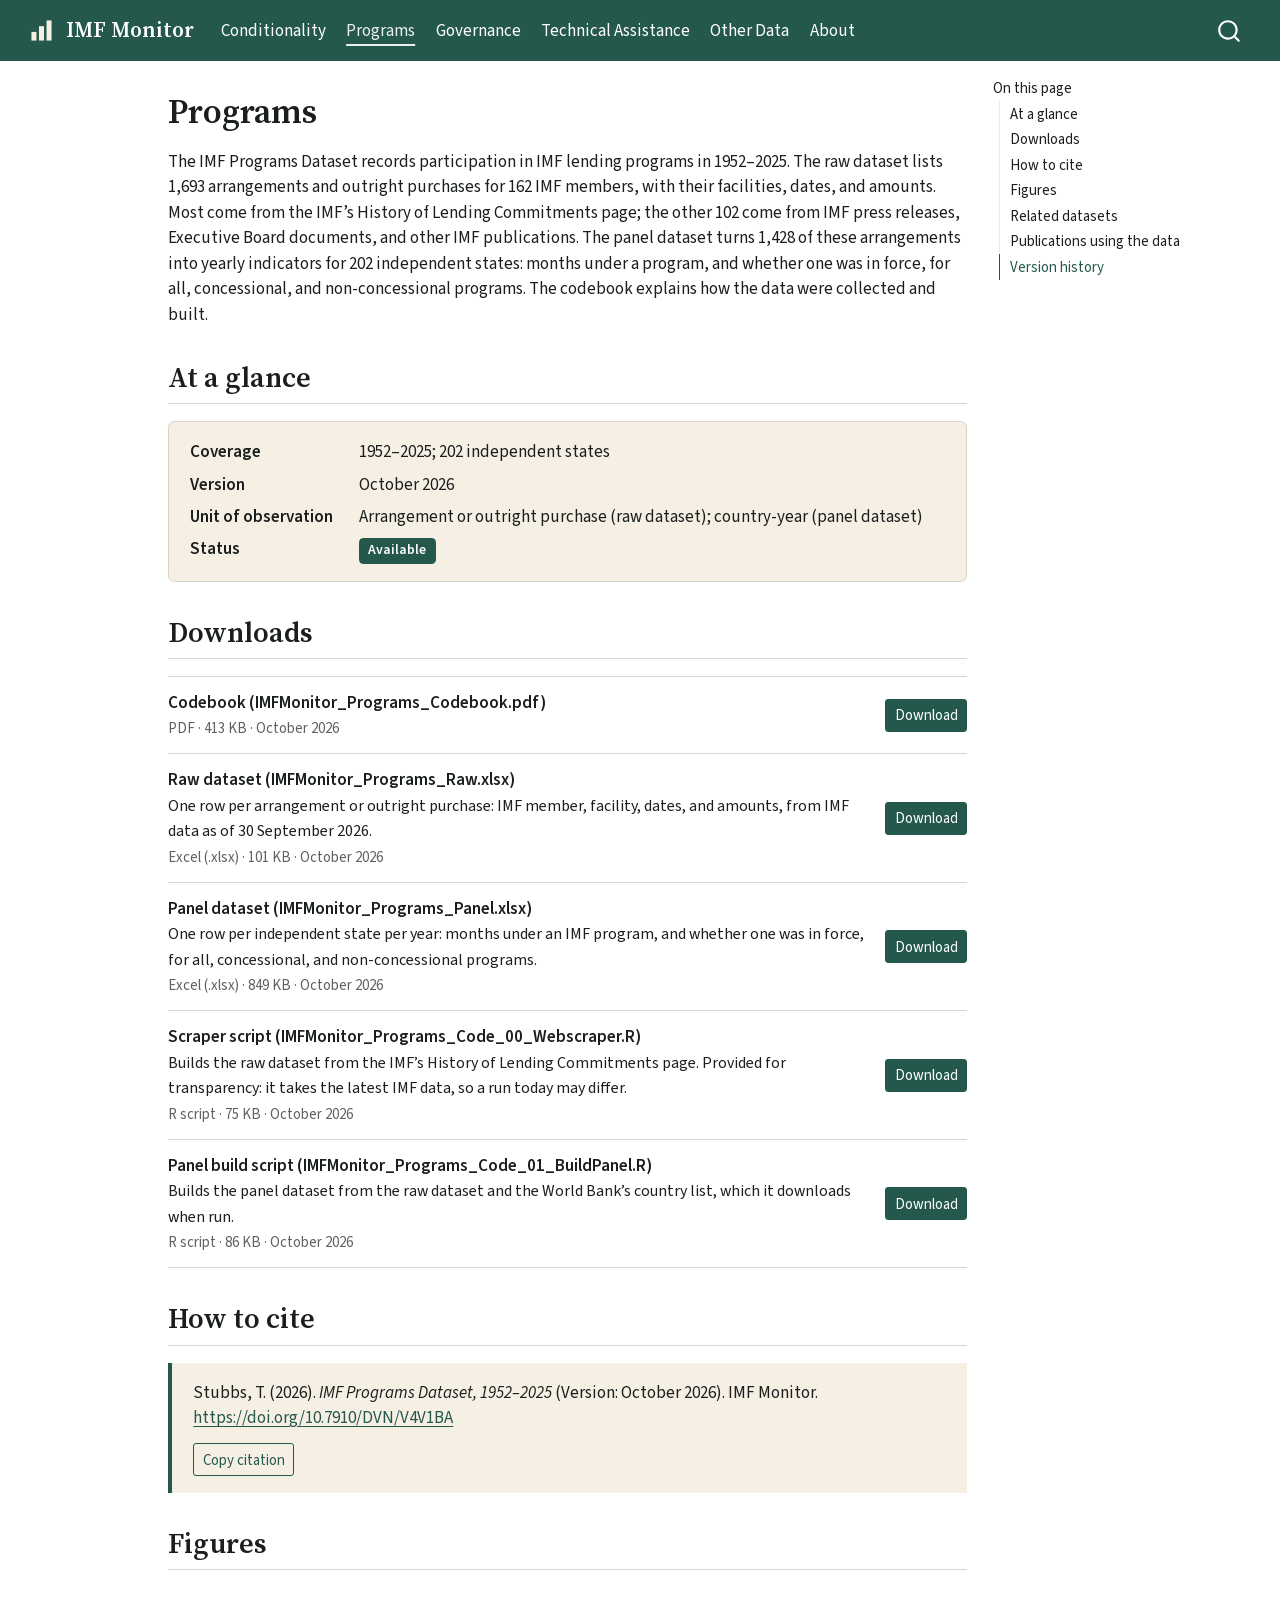
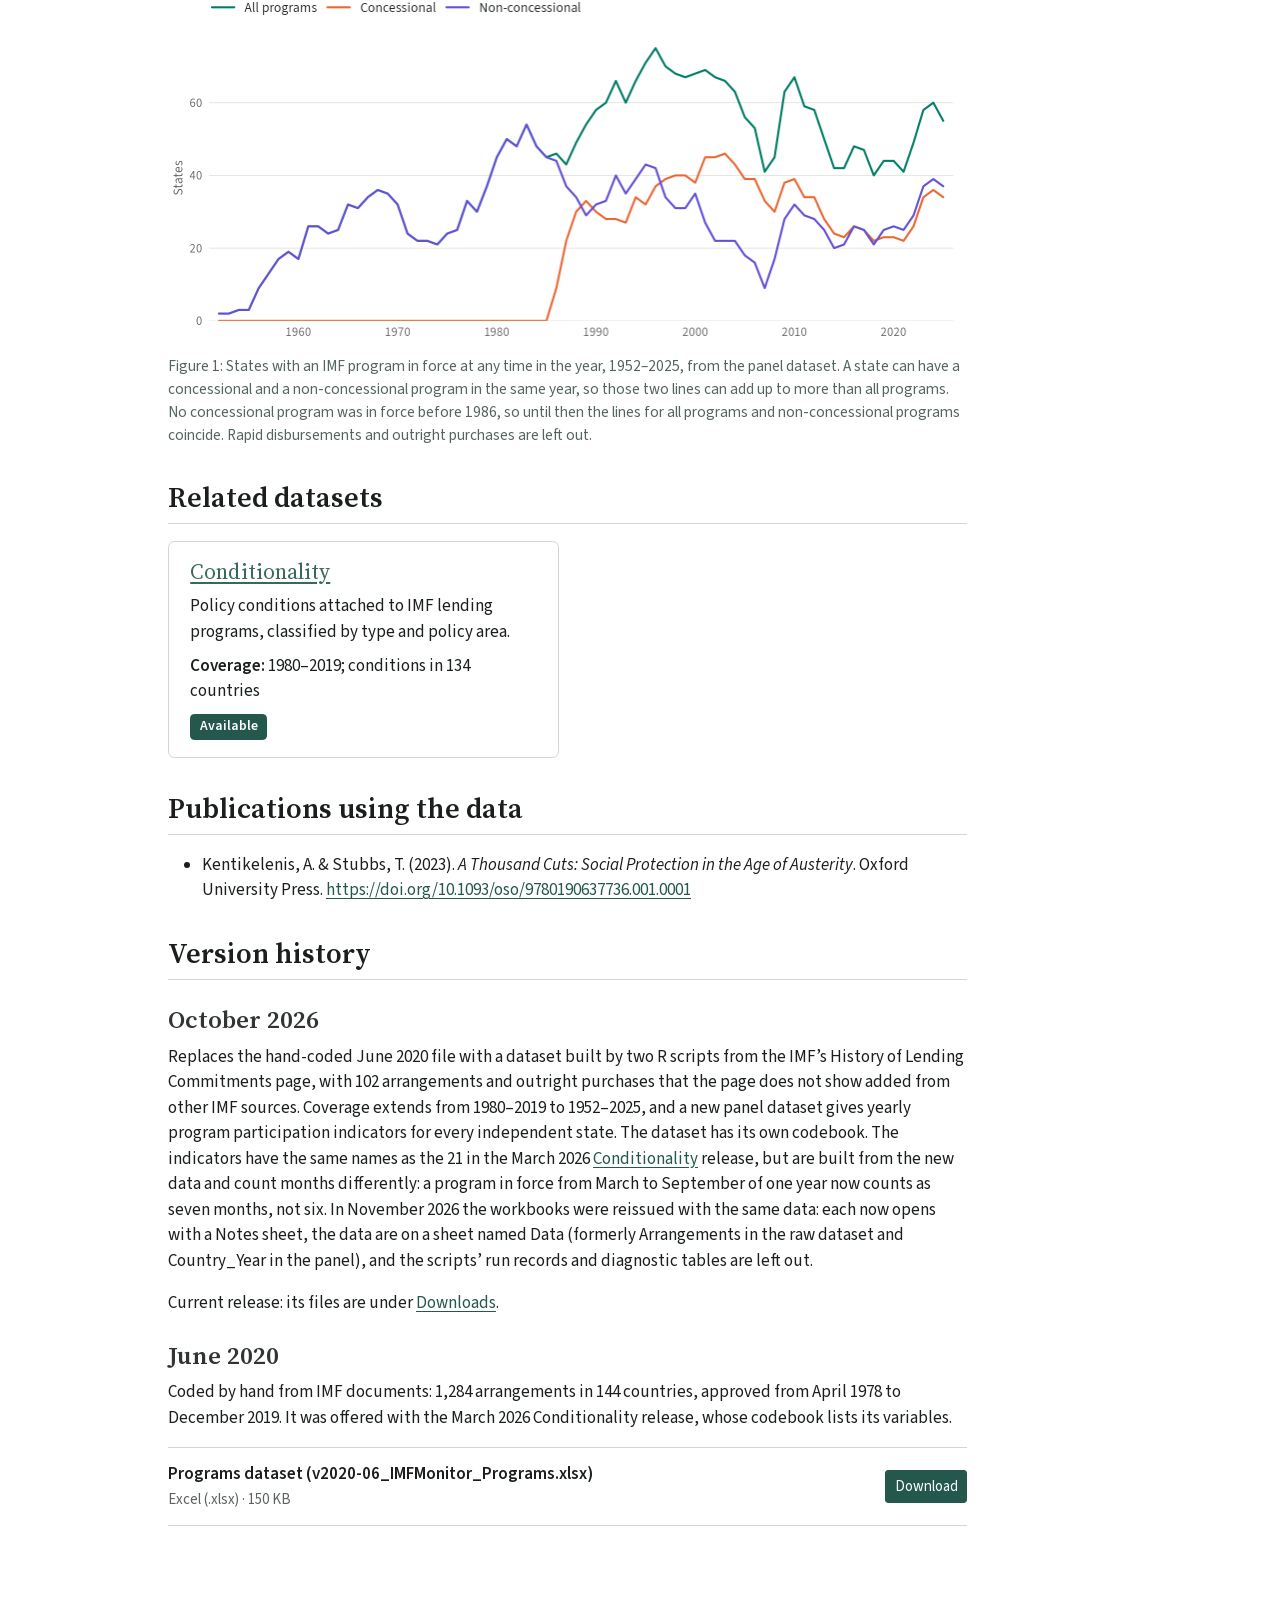
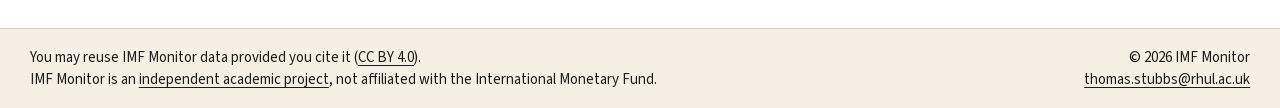
<file: docs/programs/index.html>
<!DOCTYPE html>
<html xmlns="http://www.w3.org/1999/xhtml" lang="en-GB" xml:lang="en-GB"><head>

<meta charset="utf-8">
<meta name="generator" content="quarto-1.9.38">

<meta name="viewport" content="width=device-width, initial-scale=1.0, user-scalable=yes">


<title>Programs | IMF Monitor</title>
<style>
/* Default styles provided by pandoc.
** See https://pandoc.org/MANUAL.html#variables-for-html for config info.
*/
code{white-space: pre-wrap;}
span.smallcaps{font-variant: small-caps;}
div.columns{display: flex; gap: min(4vw, 1.5em);}
div.column{flex: auto; overflow-x: auto;}
div.hanging-indent{margin-left: 1.5em; text-indent: -1.5em;}
ul.task-list{list-style: none;}
ul.task-list li input[type="checkbox"] {
  width: 0.8em;
  margin: 0 0.8em 0.2em -1em; /* quarto-specific, see https://github.com/quarto-dev/quarto-cli/issues/4556 */ 
  vertical-align: middle;
}
</style>


<script src="../site_libs/quarto-nav/quarto-nav.js"></script>
<script src="../site_libs/quarto-nav/headroom.min.js"></script>
<script src="../site_libs/clipboard/clipboard.min.js"></script>
<script src="../site_libs/quarto-search/autocomplete.umd.js"></script>
<script src="../site_libs/quarto-search/fuse.min.js"></script>
<script src="../site_libs/quarto-search/quarto-search.js"></script>
<meta name="quarto:offset" content="../">
<link href="../images/favicon.png" rel="icon" type="image/png">
<script src="../site_libs/quarto-html/quarto.js" type="module"></script>
<script src="../site_libs/quarto-html/tabsets/tabsets.js" type="module"></script>
<script src="../site_libs/quarto-html/popper.min.js"></script>
<script src="../site_libs/quarto-html/tippy.umd.min.js"></script>
<script src="../site_libs/quarto-html/anchor.min.js"></script>
<link href="../site_libs/quarto-html/tippy.css" rel="stylesheet">
<link href="../site_libs/quarto-html/quarto-syntax-highlighting-15634bcf2e68342d4ad2dfa704d543f6.css" rel="stylesheet" id="quarto-text-highlighting-styles">
<script src="../site_libs/bootstrap/bootstrap.min.js"></script>
<link href="../site_libs/bootstrap/bootstrap-icons.css" rel="stylesheet">
<link href="../site_libs/bootstrap/bootstrap-2131ca5729be5f0b04225e22d8b577a0.min.css" rel="stylesheet" append-hash="true" id="quarto-bootstrap" data-mode="light">
<script id="quarto-search-options" type="application/json">{
  "location": "navbar",
  "copy-button": false,
  "collapse-after": 3,
  "panel-placement": "end",
  "type": "overlay",
  "limit": 50,
  "keyboard-shortcut": [
    "f",
    "/",
    "s"
  ],
  "show-item-context": false,
  "language": {
    "search-no-results-text": "No results",
    "search-matching-documents-text": "matching documents",
    "search-copy-link-title": "Copy link to search",
    "search-hide-matches-text": "Hide additional matches",
    "search-more-match-text": "more match in this document",
    "search-more-matches-text": "more matches in this document",
    "search-clear-button-title": "Clear",
    "search-text-placeholder": "",
    "search-detached-cancel-button-title": "Cancel",
    "search-submit-button-title": "Submit",
    "search-label": "Search"
  }
}</script>
<script async="" src="https://www.googletagmanager.com/gtag/js?id=G-3EFVFHWD59"></script>

<script type="text/javascript">

window.dataLayer = window.dataLayer || [];
function gtag(){dataLayer.push(arguments);}
gtag('js', new Date());
gtag('config', 'G-3EFVFHWD59', { 'anonymize_ip': true});
</script>
<meta name="format-detection" content="telephone=no, date=no, address=no, email=no">


<link rel="stylesheet" href="../styles/fonts.css">
<link rel="canonical" href="https://imfmonitor.org/programs/">
</head>

<body class="nav-fixed quarto-light">

<div id="quarto-search-results"></div>
  <header id="quarto-header" class="headroom fixed-top">
    <nav class="navbar navbar-expand-lg " data-bs-theme="dark">
      <div class="navbar-container container-fluid">
      <div class="navbar-brand-container mx-auto">
    <a href="../index.html" class="navbar-brand navbar-brand-logo">
    <img src="../images/logo-mark.svg" alt="IMF Monitor" class="navbar-logo light-content">
    <img src="../images/logo-mark.svg" alt="IMF Monitor" class="navbar-logo dark-content">
    </a>
    <a class="navbar-brand" href="../index.html">
    <span class="navbar-title">IMF Monitor</span>
    </a>
  </div>
            <div id="quarto-search" class="" title="Search"></div>
          <button class="navbar-toggler" type="button" data-bs-toggle="collapse" data-bs-target="#navbarCollapse" aria-controls="navbarCollapse" role="menu" aria-expanded="false" aria-label="Toggle navigation" onclick="if (window.quartoToggleHeadroom) { window.quartoToggleHeadroom(); }">
  <span class="navbar-toggler-icon"></span>
</button>
          <div class="collapse navbar-collapse" id="navbarCollapse">
            <ul class="navbar-nav navbar-nav-scroll me-auto">
  <li class="nav-item">
    <a class="nav-link" href="../conditionality/index.html"> 
<span class="menu-text">Conditionality</span></a>
  </li>  
  <li class="nav-item">
    <a class="nav-link active" href="../programs/index.html" aria-current="page"> 
<span class="menu-text">Programs</span></a>
  </li>  
  <li class="nav-item">
    <a class="nav-link" href="../governance/index.html"> 
<span class="menu-text">Governance</span></a>
  </li>  
  <li class="nav-item">
    <a class="nav-link" href="../technical-assistance/index.html"> 
<span class="menu-text">Technical Assistance</span></a>
  </li>  
  <li class="nav-item">
    <a class="nav-link" href="../other-data/index.html"> 
<span class="menu-text">Other Data</span></a>
  </li>  
  <li class="nav-item">
    <a class="nav-link" href="../about/index.html"> 
<span class="menu-text">About</span></a>
  </li>  
</ul>
          </div> <!-- /navcollapse -->
            <div class="quarto-navbar-tools">
</div>
      </div> <!-- /container-fluid -->
    </nav>
</header>
<!-- content -->
<div id="quarto-content" class="quarto-container page-columns page-rows-contents page-layout-article page-navbar">
<!-- sidebar -->
<!-- margin-sidebar -->
    <div id="quarto-margin-sidebar" class="sidebar margin-sidebar">
        <nav id="TOC" role="doc-toc" class="toc-active">
    <h2 id="toc-title">On this page</h2>
   
  <ul>
  <li><a href="#at-a-glance" id="toc-at-a-glance" class="nav-link active" data-scroll-target="#at-a-glance">At a glance</a></li>
  <li><a href="#downloads" id="toc-downloads" class="nav-link" data-scroll-target="#downloads">Downloads</a></li>
  <li><a href="#how-to-cite" id="toc-how-to-cite" class="nav-link" data-scroll-target="#how-to-cite">How to cite</a></li>
  <li><a href="#figures" id="toc-figures" class="nav-link" data-scroll-target="#figures">Figures</a></li>
  <li><a href="#related-datasets" id="toc-related-datasets" class="nav-link" data-scroll-target="#related-datasets">Related datasets</a></li>
  <li><a href="#publications-using-the-data" id="toc-publications-using-the-data" class="nav-link" data-scroll-target="#publications-using-the-data">Publications using the data</a></li>
  <li><a href="#version-history" id="toc-version-history" class="nav-link" data-scroll-target="#version-history">Version history</a></li>
  </ul>
</nav>
    </div>
<!-- main -->
<main class="content" id="quarto-document-content">
<a class="visually-hidden-focusable skip-link" href="#quarto-document-content">Skip to main content</a>
<script>
  // Quarto inserts this include inside <main>. Move the link to the start of
  // <body>, so it is the first thing a keyboard user reaches.
  (function () {
    var link = document.currentScript.previousElementSibling;
    document.body.insertBefore(link, document.body.firstChild);
  })();
</script>

<header id="title-block-header" class="quarto-title-block default">
<div class="quarto-title">
<h1 class="title">Programs</h1>
</div>



<div class="quarto-title-meta">

    
  
    
  </div>
  


</header>


<!-- Every number in this text comes from data/datasets.yml through
     dataset-value; the sources there name the file behind each one. -->
<p>The IMF Programs Dataset records participation in IMF lending programs in 1952–2025. The raw dataset lists 1,693 arrangements and outright purchases for 162 IMF members, with their facilities, dates, and amounts. Most come from the IMF’s History of Lending Commitments page; the other 102 come from IMF press releases, Executive Board documents, and other IMF publications. The panel dataset turns 1,428 of these arrangements into yearly indicators for 202 independent states: months under a program, and whether one was in force, for all, concessional, and non-concessional programs. The codebook explains how the data were collected and built.</p>
<section id="at-a-glance" class="level2">
<h2 class="anchored" data-anchor-id="at-a-glance">At a glance</h2>
<div class="glance">
<dl>
<dt>Coverage</dt>
<dd>
1952–2025; 202 independent states
</dd>
<dt>Version</dt>
<dd>
October 2026
</dd>
<dt>Unit of observation</dt>
<dd>
Arrangement or outright purchase (raw dataset); country-year (panel dataset)
</dd>
<dt>Status</dt>
<dd>
<span class="status status-available">Available</span>
</dd>
</dl>
</div>
</section>
<section id="downloads" class="level2">
<h2 class="anchored" data-anchor-id="downloads">Downloads</h2>
<div class="downloads">
<ul>
<li><div class="download-item">
<div class="download-label">
<strong>Codebook (IMFMonitor_Programs_Codebook.pdf)</strong><br>
<span class="file-details">PDF · 413 KB · October 2026</span>
</div>
<a href="../files/programs/IMFMonitor_Programs_Codebook.pdf" class="btn btn-primary btn-sm" aria-label="Download Codebook (IMFMonitor_Programs_Codebook.pdf)" download="">Download</a>
</div></li>
<li><div class="download-item">
<div class="download-label">
<strong>Raw dataset (IMFMonitor_Programs_Raw.xlsx)</strong><br>
<span class="file-description">One row per arrangement or outright purchase: IMF member, facility, dates, and amounts, from IMF data as of 30 September 2026.</span><br>
<span class="file-details">Excel (.xlsx) · 101 KB · October 2026</span>
</div>
<a href="../files/programs/IMFMonitor_Programs_Raw.xlsx" class="btn btn-primary btn-sm" aria-label="Download Raw dataset (IMFMonitor_Programs_Raw.xlsx)" download="">Download</a>
</div></li>
<li><div class="download-item">
<div class="download-label">
<strong>Panel dataset (IMFMonitor_Programs_Panel.xlsx)</strong><br>
<span class="file-description">One row per independent state per year: months under an IMF program, and whether one was in force, for all, concessional, and non-concessional programs.</span><br>
<span class="file-details">Excel (.xlsx) · 849 KB · October 2026</span>
</div>
<a href="../files/programs/IMFMonitor_Programs_Panel.xlsx" class="btn btn-primary btn-sm" aria-label="Download Panel dataset (IMFMonitor_Programs_Panel.xlsx)" download="">Download</a>
</div></li>
<li><div class="download-item">
<div class="download-label">
<strong>Scraper script (IMFMonitor_Programs_Code_00_Webscraper.R)</strong><br>
<span class="file-description">Builds the raw dataset from the IMF’s History of Lending Commitments page. Provided for transparency: it takes the latest IMF data, so a run today may differ.</span><br>
<span class="file-details">R script · 75 KB · October 2026</span>
</div>
<a href="../files/programs/IMFMonitor_Programs_Code_00_Webscraper.R" class="btn btn-primary btn-sm" aria-label="Download Scraper script (IMFMonitor_Programs_Code_00_Webscraper.R)" download="">Download</a>
</div></li>
<li><div class="download-item">
<div class="download-label">
<strong>Panel build script (IMFMonitor_Programs_Code_01_BuildPanel.R)</strong><br>
<span class="file-description">Builds the panel dataset from the raw dataset and the World Bank’s country list, which it downloads when run.</span><br>
<span class="file-details">R script · 86 KB · October 2026</span>
</div>
<a href="../files/programs/IMFMonitor_Programs_Code_01_BuildPanel.R" class="btn btn-primary btn-sm" aria-label="Download Panel build script (IMFMonitor_Programs_Code_01_BuildPanel.R)" download="">Download</a>
</div></li>
</ul>
</div>
</section>
<section id="how-to-cite" class="level2">
<h2 class="anchored" data-anchor-id="how-to-cite">How to cite</h2>
<div class="cite-box">
<p>Stubbs, T. (2026). <em>IMF Programs Dataset, 1952–2025</em> (Version: October 2026). IMF Monitor. <a href="https://doi.org/10.7910/DVN/V4V1BA" class="uri">https://doi.org/10.7910/DVN/V4V1BA</a></p>
<button type="button" class="btn btn-outline-primary btn-sm cite-copy">Copy citation</button><span class="visually-hidden cite-status" role="status"></span>
</div>
</section>
<section id="figures" class="level2">
<h2 class="anchored" data-anchor-id="figures">Figures</h2>
<!-- Drawn by R/fig-programs-participation.R from the panel dataset. After a
     new release, rerun it and check the alt text against the numbers it
     prints. Phones get the -narrow image. -->
<div id="fig-programs-participation" class="quarto-float quarto-figure quarto-figure-center anchored">
<figure class="quarto-float quarto-float-fig figure">
<div aria-describedby="fig-programs-participation-caption-0ceaefa1-69ba-4598-a22c-09a6ac19f8ca">
<picture>
<source media="(max-width: 575.98px)" srcset="../images/figures/programs-participation-narrow.png" width="720" height="600">
<img src="../images/figures/programs-participation.png" width="1600" height="720" class="img-fluid figure-img" alt="Line chart of the number of states with an IMF program in force each year from 1952 to 2025, for all programs, concessional programs, and non-concessional programs. The total rises from 2 in 1952 to a peak of 75 in 1996, falls to 41 in 2007 and 40 in 2018, and stands at 55 in 2025. Concessional programs begin in 1986 and outnumber non-concessional ones in every year from 1997 to 2015.">
</picture>
</div>
<figcaption class="quarto-float-caption-bottom quarto-float-caption quarto-float-fig" id="fig-programs-participation-caption-0ceaefa1-69ba-4598-a22c-09a6ac19f8ca">
Figure&nbsp;1: States with an IMF program in force at any time in the year, 1952–2025, from the panel dataset. A state can have a concessional and a non-concessional program in the same year, so those two lines can add up to more than all programs. No concessional program was in force before 1986, so until then the lines for all programs and non-concessional programs coincide. Rapid disbursements and outright purchases are left out.
</figcaption>
</figure>
</div>
</section>
<section id="related-datasets" class="level2">
<h2 class="anchored" data-anchor-id="related-datasets">Related datasets</h2>
<div class="dataset-grid">
<section class="level3 unnumbered unlisted no-anchor dataset-card">
<h3 class="unnumbered unlisted no-anchor" data-anchor-id=""><a href="../conditionality/index.html" class="stretched-link">Conditionality</a></h3>
<p>Policy conditions attached to IMF lending programs, classified by type and policy area.</p>
<p><span class="card-label">Coverage:</span> 1980–2019; conditions in 134 countries</p>
<p><span class="status status-available">Available</span></p>
</section>
</div>
</section>
<section id="publications-using-the-data" class="level2">
<h2 class="anchored" data-anchor-id="publications-using-the-data">Publications using the data</h2>
<!-- Sources: the Programs codebook's "Related reference" and the June 2020
     file's notes sheet, which asks users to cite the same book. The IMF
     Monitor Dataverse collection's replication records were checked on
     21 October 2026; none says where its program data came from. Thomas,
     21 October 2026: list this one for now; he will add others later. -->
<ul>
<li>Kentikelenis, A. &amp; Stubbs, T. (2023). <em>A Thousand Cuts: Social Protection in the Age of Austerity</em>. Oxford University Press. <a href="https://doi.org/10.1093/oso/9780190637736.001.0001" class="uri">https://doi.org/10.1093/oso/9780190637736.001.0001</a></li>
</ul>
</section>
<section id="version-history" class="level2">
<h2 class="anchored" data-anchor-id="version-history">Version history</h2>
<section class="level3 unnumbered unlisted">
<h3 class="unnumbered unlisted anchored" data-anchor-id="">October 2026</h3>
<p>Replaces the hand-coded June 2020 file with a dataset built by two R scripts from the IMF’s History of Lending Commitments page, with 102 arrangements and outright purchases that the page does not show added from other IMF sources. Coverage extends from 1980–2019 to 1952–2025, and a new panel dataset gives yearly program participation indicators for every independent state. The dataset has its own codebook. The indicators have the same names as the 21 in the March 2026 <a href="../conditionality/index.html">Conditionality</a> release, but are built from the new data and count months differently: a program in force from March to September of one year now counts as seven months, not six. In November 2026 the workbooks were reissued with the same data: each now opens with a Notes sheet, the data are on a sheet named Data (formerly Arrangements in the raw dataset and Country_Year in the panel), and the scripts’ run records and diagnostic tables are left out.</p>
<p>Current release: its files are under <a href="#downloads">Downloads</a>.</p>
</section>
<section class="level3 unnumbered unlisted">
<h3 class="unnumbered unlisted anchored" data-anchor-id="">June 2020</h3>
<p>Coded by hand from IMF documents: 1,284 arrangements in 144 countries, approved from April 1978 to December 2019. It was offered with the March 2026 Conditionality release, whose codebook lists its variables.</p>
<div class="downloads">
<ul>
<li><div class="download-item">
<div class="download-label">
<strong>Programs dataset (v2020-06_IMFMonitor_Programs.xlsx)</strong><br>
<span class="file-details">Excel (.xlsx) · 150 KB</span>
</div>
<a href="../files/programs/v2020-06_IMFMonitor_Programs.xlsx" class="btn btn-primary btn-sm" aria-label="Download Programs dataset (v2020-06_IMFMonitor_Programs.xlsx)" download="">Download</a>
</div></li>
</ul>
</div>


</section>
</section>

</main> <!-- /main -->
<script>
  // Copy button in citation boxes (the dataset-cite shortcode). The button
  // shows the result; the box's hidden status line tells screen readers.
  document.addEventListener("click", function (event) {
    var button = event.target.closest(".cite-copy");
    if (!button) return;
    var box = button.closest(".cite-box");
    var status = box.querySelector(".cite-status");
    function report(label, message) {
      button.textContent = label;
      if (status) status.textContent = message;
      setTimeout(function () {
        button.textContent = "Copy citation";
        if (status) status.textContent = "";
      }, 2000);
    }
    function failed() {
      report("Copy failed", "Copy failed: select the citation and copy it.");
    }
    if (!navigator.clipboard) { failed(); return; }
    navigator.clipboard.writeText(box.querySelector("p").innerText).then(function () {
      report("Copied", "Citation copied.");
    }, failed);
  });
</script>
<script id="quarto-html-after-body" type="application/javascript">
  window.document.addEventListener("DOMContentLoaded", function (event) {
    const icon = "";
    const anchorJS = new window.AnchorJS();
    anchorJS.options = {
      placement: 'right',
      icon: icon
    };
    anchorJS.add('.anchored');
    const isCodeAnnotation = (el) => {
      for (const clz of el.classList) {
        if (clz.startsWith('code-annotation-')) {                     
          return true;
        }
      }
      return false;
    }
    const onCopySuccess = function(e) {
      // button target
      const button = e.trigger;
      // don't keep focus
      button.blur();
      // flash "checked"
      button.classList.add('code-copy-button-checked');
      var currentTitle = button.getAttribute("title");
      button.setAttribute("title", "Copied!");
      let tooltip;
      if (window.bootstrap) {
        button.setAttribute("data-bs-toggle", "tooltip");
        button.setAttribute("data-bs-placement", "left");
        button.setAttribute("data-bs-title", "Copied!");
        tooltip = new bootstrap.Tooltip(button, 
          { trigger: "manual", 
            customClass: "code-copy-button-tooltip",
            offset: [0, -8]});
        tooltip.show();    
      }
      setTimeout(function() {
        if (tooltip) {
          tooltip.hide();
          button.removeAttribute("data-bs-title");
          button.removeAttribute("data-bs-toggle");
          button.removeAttribute("data-bs-placement");
        }
        button.setAttribute("title", currentTitle);
        button.classList.remove('code-copy-button-checked');
      }, 1000);
      // clear code selection
      e.clearSelection();
    }
    const getTextToCopy = function(trigger) {
      const outerScaffold = trigger.parentElement.cloneNode(true);
      const codeEl = outerScaffold.querySelector('code');
      for (const childEl of codeEl.children) {
        if (isCodeAnnotation(childEl)) {
          childEl.remove();
        }
      }
      return codeEl.innerText;
    }
    const clipboard = new window.ClipboardJS('.code-copy-button:not([data-in-quarto-modal])', {
      text: getTextToCopy
    });
    clipboard.on('success', onCopySuccess);
    if (window.document.getElementById('quarto-embedded-source-code-modal')) {
      const clipboardModal = new window.ClipboardJS('.code-copy-button[data-in-quarto-modal]', {
        text: getTextToCopy,
        container: window.document.getElementById('quarto-embedded-source-code-modal')
      });
      clipboardModal.on('success', onCopySuccess);
    }
      var localhostRegex = new RegExp(/^(?:http|https):\/\/localhost\:?[0-9]*\//);
      var mailtoRegex = new RegExp(/^mailto:/);
        var filterRegex = new RegExp("https:\/\/imfmonitor\.org\/");
      var isInternal = (href) => {
          return filterRegex.test(href) || localhostRegex.test(href) || mailtoRegex.test(href);
      }
      // Inspect non-navigation links and adorn them if external
     var links = window.document.querySelectorAll('a[href]:not(.nav-link):not(.navbar-brand):not(.toc-action):not(.sidebar-link):not(.sidebar-item-toggle):not(.pagination-link):not(.no-external):not([aria-hidden]):not(.dropdown-item):not(.quarto-navigation-tool):not(.about-link)');
      for (var i=0; i<links.length; i++) {
        const link = links[i];
        if (!isInternal(link.href)) {
          // undo the damage that might have been done by quarto-nav.js in the case of
          // links that we want to consider external
          if (link.dataset.originalHref !== undefined) {
            link.href = link.dataset.originalHref;
          }
        }
      }
    function tippyHover(el, contentFn, onTriggerFn, onUntriggerFn) {
      const config = {
        allowHTML: true,
        maxWidth: 500,
        delay: 100,
        arrow: false,
        appendTo: function(el) {
            return el.parentElement;
        },
        interactive: true,
        interactiveBorder: 10,
        theme: 'quarto',
        placement: 'bottom-start',
      };
      if (contentFn) {
        config.content = contentFn;
      }
      if (onTriggerFn) {
        config.onTrigger = onTriggerFn;
      }
      if (onUntriggerFn) {
        config.onUntrigger = onUntriggerFn;
      }
      window.tippy(el, config); 
    }
    const noterefs = window.document.querySelectorAll('a[role="doc-noteref"]');
    for (var i=0; i<noterefs.length; i++) {
      const ref = noterefs[i];
      tippyHover(ref, function() {
        // use id or data attribute instead here
        let href = ref.getAttribute('data-footnote-href') || ref.getAttribute('href');
        try { href = new URL(href).hash; } catch {}
        const id = href.replace(/^#\/?/, "");
        const note = window.document.getElementById(id);
        if (note) {
          return note.innerHTML;
        } else {
          return "";
        }
      });
    }
    const xrefs = window.document.querySelectorAll('a.quarto-xref');
    const processXRef = (id, note) => {
      // Strip column container classes
      const stripColumnClz = (el) => {
        el.classList.remove("page-full", "page-columns");
        if (el.children) {
          for (const child of el.children) {
            stripColumnClz(child);
          }
        }
      }
      stripColumnClz(note)
      if (id === null || id.startsWith('sec-')) {
        // Special case sections, only their first couple elements
        const container = document.createElement("div");
        if (note.children && note.children.length > 2) {
          container.appendChild(note.children[0].cloneNode(true));
          for (let i = 1; i < note.children.length; i++) {
            const child = note.children[i];
            if (child.tagName === "P" && child.innerText === "") {
              continue;
            } else {
              container.appendChild(child.cloneNode(true));
              break;
            }
          }
          if (window.Quarto?.typesetMath) {
            window.Quarto.typesetMath(container);
          }
          return container.innerHTML
        } else {
          if (window.Quarto?.typesetMath) {
            window.Quarto.typesetMath(note);
          }
          return note.innerHTML;
        }
      } else {
        // Remove any anchor links if they are present
        const anchorLink = note.querySelector('a.anchorjs-link');
        if (anchorLink) {
          anchorLink.remove();
        }
        if (window.Quarto?.typesetMath) {
          window.Quarto.typesetMath(note);
        }
        if (note.classList.contains("callout")) {
          return note.outerHTML;
        } else {
          return note.innerHTML;
        }
      }
    }
    for (var i=0; i<xrefs.length; i++) {
      const xref = xrefs[i];
      tippyHover(xref, undefined, function(instance) {
        instance.disable();
        let url = xref.getAttribute('href');
        let hash = undefined; 
        if (url.startsWith('#')) {
          hash = url;
        } else {
          try { hash = new URL(url).hash; } catch {}
        }
        if (hash) {
          const id = hash.replace(/^#\/?/, "");
          const note = window.document.getElementById(id);
          if (note !== null) {
            try {
              const html = processXRef(id, note.cloneNode(true));
              instance.setContent(html);
            } finally {
              instance.enable();
              instance.show();
            }
          } else {
            // See if we can fetch this
            fetch(url.split('#')[0])
            .then(res => res.text())
            .then(html => {
              const parser = new DOMParser();
              const htmlDoc = parser.parseFromString(html, "text/html");
              const note = htmlDoc.getElementById(id);
              if (note !== null) {
                const html = processXRef(id, note);
                instance.setContent(html);
              } 
            }).finally(() => {
              instance.enable();
              instance.show();
            });
          }
        } else {
          // See if we can fetch a full url (with no hash to target)
          // This is a special case and we should probably do some content thinning / targeting
          fetch(url)
          .then(res => res.text())
          .then(html => {
            const parser = new DOMParser();
            const htmlDoc = parser.parseFromString(html, "text/html");
            const note = htmlDoc.querySelector('main.content');
            if (note !== null) {
              // This should only happen for chapter cross references
              // (since there is no id in the URL)
              // remove the first header
              if (note.children.length > 0 && note.children[0].tagName === "HEADER") {
                note.children[0].remove();
              }
              const html = processXRef(null, note);
              instance.setContent(html);
            } 
          }).finally(() => {
            instance.enable();
            instance.show();
          });
        }
      }, function(instance) {
      });
    }
        let selectedAnnoteEl;
        const selectorForAnnotation = ( cell, annotation) => {
          let cellAttr = 'data-code-cell="' + cell + '"';
          let lineAttr = 'data-code-annotation="' +  annotation + '"';
          const selector = 'span[' + cellAttr + '][' + lineAttr + ']';
          return selector;
        }
        const selectCodeLines = (annoteEl) => {
          const doc = window.document;
          const targetCell = annoteEl.getAttribute("data-target-cell");
          const targetAnnotation = annoteEl.getAttribute("data-target-annotation");
          const annoteSpan = window.document.querySelector(selectorForAnnotation(targetCell, targetAnnotation));
          const lines = annoteSpan.getAttribute("data-code-lines").split(",");
          const lineIds = lines.map((line) => {
            return targetCell + "-" + line;
          })
          let top = null;
          let height = null;
          let parent = null;
          if (lineIds.length > 0) {
              //compute the position of the single el (top and bottom and make a div)
              const el = window.document.getElementById(lineIds[0]);
              top = el.offsetTop;
              height = el.offsetHeight;
              parent = el.parentElement.parentElement;
            if (lineIds.length > 1) {
              const lastEl = window.document.getElementById(lineIds[lineIds.length - 1]);
              const bottom = lastEl.offsetTop + lastEl.offsetHeight;
              height = bottom - top;
            }
            if (top !== null && height !== null && parent !== null) {
              // cook up a div (if necessary) and position it 
              let div = window.document.getElementById("code-annotation-line-highlight");
              if (div === null) {
                div = window.document.createElement("div");
                div.setAttribute("id", "code-annotation-line-highlight");
                div.style.position = 'absolute';
                parent.appendChild(div);
              }
              div.style.top = top - 2 + "px";
              div.style.height = height + 4 + "px";
              div.style.left = 0;
              let gutterDiv = window.document.getElementById("code-annotation-line-highlight-gutter");
              if (gutterDiv === null) {
                gutterDiv = window.document.createElement("div");
                gutterDiv.setAttribute("id", "code-annotation-line-highlight-gutter");
                gutterDiv.style.position = 'absolute';
                const codeCell = window.document.getElementById(targetCell);
                const gutter = codeCell.querySelector('.code-annotation-gutter');
                gutter.appendChild(gutterDiv);
              }
              gutterDiv.style.top = top - 2 + "px";
              gutterDiv.style.height = height + 4 + "px";
            }
            selectedAnnoteEl = annoteEl;
          }
        };
        const unselectCodeLines = () => {
          const elementsIds = ["code-annotation-line-highlight", "code-annotation-line-highlight-gutter"];
          elementsIds.forEach((elId) => {
            const div = window.document.getElementById(elId);
            if (div) {
              div.remove();
            }
          });
          selectedAnnoteEl = undefined;
        };
          // Handle positioning of the toggle
      window.addEventListener(
        "resize",
        throttle(() => {
          elRect = undefined;
          if (selectedAnnoteEl) {
            selectCodeLines(selectedAnnoteEl);
          }
        }, 10)
      );
      function throttle(fn, ms) {
      let throttle = false;
      let timer;
        return (...args) => {
          if(!throttle) { // first call gets through
              fn.apply(this, args);
              throttle = true;
          } else { // all the others get throttled
              if(timer) clearTimeout(timer); // cancel #2
              timer = setTimeout(() => {
                fn.apply(this, args);
                timer = throttle = false;
              }, ms);
          }
        };
      }
        // Attach click handler to the DT
        const annoteDls = window.document.querySelectorAll('dt[data-target-cell]');
        for (const annoteDlNode of annoteDls) {
          annoteDlNode.addEventListener('click', (event) => {
            const clickedEl = event.target;
            if (clickedEl !== selectedAnnoteEl) {
              unselectCodeLines();
              const activeEl = window.document.querySelector('dt[data-target-cell].code-annotation-active');
              if (activeEl) {
                activeEl.classList.remove('code-annotation-active');
              }
              selectCodeLines(clickedEl);
              clickedEl.classList.add('code-annotation-active');
            } else {
              // Unselect the line
              unselectCodeLines();
              clickedEl.classList.remove('code-annotation-active');
            }
          });
        }
    const findCites = (el) => {
      const parentEl = el.parentElement;
      if (parentEl) {
        const cites = parentEl.dataset.cites;
        if (cites) {
          return {
            el,
            cites: cites.split(' ')
          };
        } else {
          return findCites(el.parentElement)
        }
      } else {
        return undefined;
      }
    };
    var bibliorefs = window.document.querySelectorAll('a[role="doc-biblioref"]');
    for (var i=0; i<bibliorefs.length; i++) {
      const ref = bibliorefs[i];
      const citeInfo = findCites(ref);
      if (citeInfo) {
        tippyHover(citeInfo.el, function() {
          var popup = window.document.createElement('div');
          citeInfo.cites.forEach(function(cite) {
            var citeDiv = window.document.createElement('div');
            citeDiv.classList.add('hanging-indent');
            citeDiv.classList.add('csl-entry');
            var biblioDiv = window.document.getElementById('ref-' + cite);
            if (biblioDiv) {
              citeDiv.innerHTML = biblioDiv.innerHTML;
            }
            popup.appendChild(citeDiv);
          });
          return popup.innerHTML;
        });
      }
    }
  });
  </script>
</div> <!-- /content -->
<footer class="footer">
  <div class="nav-footer">
    <div class="nav-footer-left">
<p>You may reuse IMF Monitor data provided you cite it (<a href="https://creativecommons.org/licenses/by/4.0/">CC BY 4.0</a>).<br>
IMF Monitor is an <a href="../about/index.html#independence">independent academic project</a>, not affiliated with the International Monetary Fund.</p>
</div>   
    <div class="nav-footer-center">
      &nbsp;
    </div>
    <div class="nav-footer-right">
<p>© 2026 IMF Monitor<br>
<a href="mailto:thomas.stubbs@rhul.ac.uk">thomas.stubbs@rhul.ac.uk</a></p>
</div>
  </div>
</footer>




</body></html>
</file>
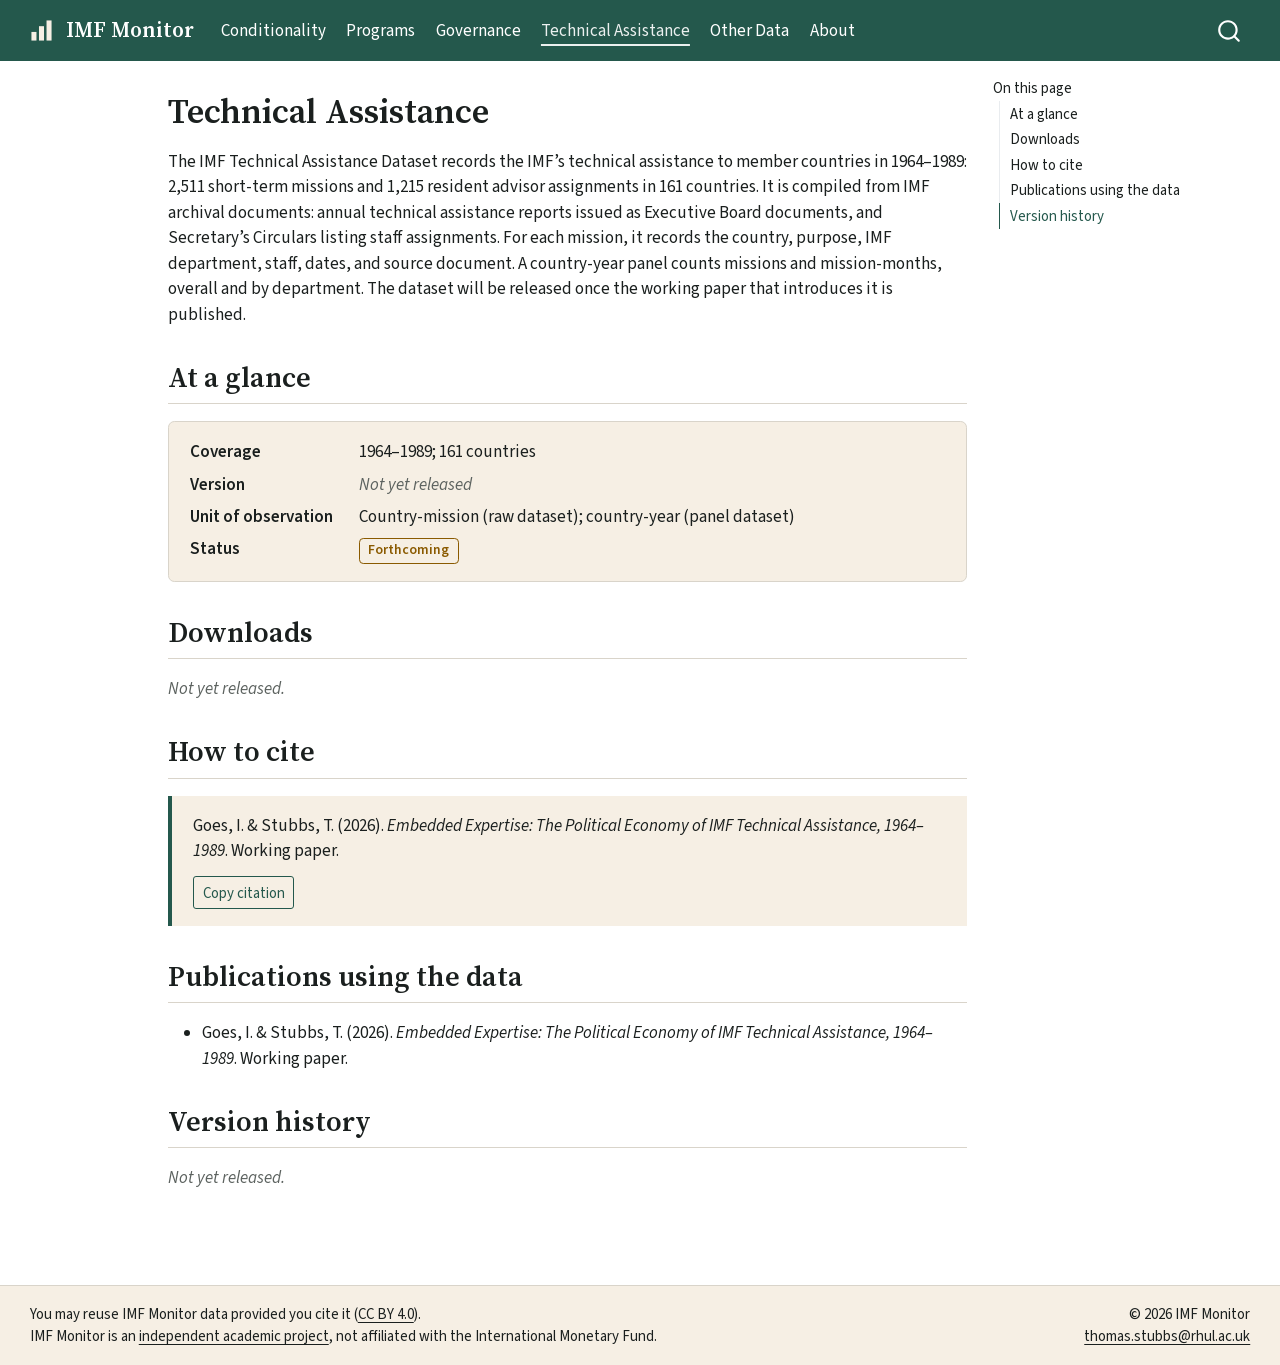
<file: docs/technical-assistance/index.html>
<!DOCTYPE html>
<html xmlns="http://www.w3.org/1999/xhtml" lang="en-GB" xml:lang="en-GB"><head>

<meta charset="utf-8">
<meta name="generator" content="quarto-1.9.38">

<meta name="viewport" content="width=device-width, initial-scale=1.0, user-scalable=yes">


<title>Technical Assistance | IMF Monitor</title>
<style>
/* Default styles provided by pandoc.
** See https://pandoc.org/MANUAL.html#variables-for-html for config info.
*/
code{white-space: pre-wrap;}
span.smallcaps{font-variant: small-caps;}
div.columns{display: flex; gap: min(4vw, 1.5em);}
div.column{flex: auto; overflow-x: auto;}
div.hanging-indent{margin-left: 1.5em; text-indent: -1.5em;}
ul.task-list{list-style: none;}
ul.task-list li input[type="checkbox"] {
  width: 0.8em;
  margin: 0 0.8em 0.2em -1em; /* quarto-specific, see https://github.com/quarto-dev/quarto-cli/issues/4556 */ 
  vertical-align: middle;
}
</style>


<script src="../site_libs/quarto-nav/quarto-nav.js"></script>
<script src="../site_libs/quarto-nav/headroom.min.js"></script>
<script src="../site_libs/clipboard/clipboard.min.js"></script>
<script src="../site_libs/quarto-search/autocomplete.umd.js"></script>
<script src="../site_libs/quarto-search/fuse.min.js"></script>
<script src="../site_libs/quarto-search/quarto-search.js"></script>
<meta name="quarto:offset" content="../">
<link href="../images/favicon.png" rel="icon" type="image/png">
<script src="../site_libs/quarto-html/quarto.js" type="module"></script>
<script src="../site_libs/quarto-html/tabsets/tabsets.js" type="module"></script>
<script src="../site_libs/quarto-html/popper.min.js"></script>
<script src="../site_libs/quarto-html/tippy.umd.min.js"></script>
<script src="../site_libs/quarto-html/anchor.min.js"></script>
<link href="../site_libs/quarto-html/tippy.css" rel="stylesheet">
<link href="../site_libs/quarto-html/quarto-syntax-highlighting-15634bcf2e68342d4ad2dfa704d543f6.css" rel="stylesheet" id="quarto-text-highlighting-styles">
<script src="../site_libs/bootstrap/bootstrap.min.js"></script>
<link href="../site_libs/bootstrap/bootstrap-icons.css" rel="stylesheet">
<link href="../site_libs/bootstrap/bootstrap-2131ca5729be5f0b04225e22d8b577a0.min.css" rel="stylesheet" append-hash="true" id="quarto-bootstrap" data-mode="light">
<script id="quarto-search-options" type="application/json">{
  "location": "navbar",
  "copy-button": false,
  "collapse-after": 3,
  "panel-placement": "end",
  "type": "overlay",
  "limit": 50,
  "keyboard-shortcut": [
    "f",
    "/",
    "s"
  ],
  "show-item-context": false,
  "language": {
    "search-no-results-text": "No results",
    "search-matching-documents-text": "matching documents",
    "search-copy-link-title": "Copy link to search",
    "search-hide-matches-text": "Hide additional matches",
    "search-more-match-text": "more match in this document",
    "search-more-matches-text": "more matches in this document",
    "search-clear-button-title": "Clear",
    "search-text-placeholder": "",
    "search-detached-cancel-button-title": "Cancel",
    "search-submit-button-title": "Submit",
    "search-label": "Search"
  }
}</script>
<script async="" src="https://www.googletagmanager.com/gtag/js?id=G-3EFVFHWD59"></script>

<script type="text/javascript">

window.dataLayer = window.dataLayer || [];
function gtag(){dataLayer.push(arguments);}
gtag('js', new Date());
gtag('config', 'G-3EFVFHWD59', { 'anonymize_ip': true});
</script>
<meta name="format-detection" content="telephone=no, date=no, address=no, email=no">


<link rel="stylesheet" href="../styles/fonts.css">
<link rel="canonical" href="https://imfmonitor.org/technical-assistance/">
</head>

<body class="nav-fixed quarto-light">

<div id="quarto-search-results"></div>
  <header id="quarto-header" class="headroom fixed-top">
    <nav class="navbar navbar-expand-lg " data-bs-theme="dark">
      <div class="navbar-container container-fluid">
      <div class="navbar-brand-container mx-auto">
    <a href="../index.html" class="navbar-brand navbar-brand-logo">
    <img src="../images/logo-mark.svg" alt="IMF Monitor" class="navbar-logo light-content">
    <img src="../images/logo-mark.svg" alt="IMF Monitor" class="navbar-logo dark-content">
    </a>
    <a class="navbar-brand" href="../index.html">
    <span class="navbar-title">IMF Monitor</span>
    </a>
  </div>
            <div id="quarto-search" class="" title="Search"></div>
          <button class="navbar-toggler" type="button" data-bs-toggle="collapse" data-bs-target="#navbarCollapse" aria-controls="navbarCollapse" role="menu" aria-expanded="false" aria-label="Toggle navigation" onclick="if (window.quartoToggleHeadroom) { window.quartoToggleHeadroom(); }">
  <span class="navbar-toggler-icon"></span>
</button>
          <div class="collapse navbar-collapse" id="navbarCollapse">
            <ul class="navbar-nav navbar-nav-scroll me-auto">
  <li class="nav-item">
    <a class="nav-link" href="../conditionality/index.html"> 
<span class="menu-text">Conditionality</span></a>
  </li>  
  <li class="nav-item">
    <a class="nav-link" href="../programs/index.html"> 
<span class="menu-text">Programs</span></a>
  </li>  
  <li class="nav-item">
    <a class="nav-link" href="../governance/index.html"> 
<span class="menu-text">Governance</span></a>
  </li>  
  <li class="nav-item">
    <a class="nav-link active" href="../technical-assistance/index.html" aria-current="page"> 
<span class="menu-text">Technical Assistance</span></a>
  </li>  
  <li class="nav-item">
    <a class="nav-link" href="../other-data/index.html"> 
<span class="menu-text">Other Data</span></a>
  </li>  
  <li class="nav-item">
    <a class="nav-link" href="../about/index.html"> 
<span class="menu-text">About</span></a>
  </li>  
</ul>
          </div> <!-- /navcollapse -->
            <div class="quarto-navbar-tools">
</div>
      </div> <!-- /container-fluid -->
    </nav>
</header>
<!-- content -->
<div id="quarto-content" class="quarto-container page-columns page-rows-contents page-layout-article page-navbar">
<!-- sidebar -->
<!-- margin-sidebar -->
    <div id="quarto-margin-sidebar" class="sidebar margin-sidebar">
        <nav id="TOC" role="doc-toc" class="toc-active">
    <h2 id="toc-title">On this page</h2>
   
  <ul>
  <li><a href="#at-a-glance" id="toc-at-a-glance" class="nav-link active" data-scroll-target="#at-a-glance">At a glance</a></li>
  <li><a href="#downloads" id="toc-downloads" class="nav-link" data-scroll-target="#downloads">Downloads</a></li>
  <li><a href="#how-to-cite" id="toc-how-to-cite" class="nav-link" data-scroll-target="#how-to-cite">How to cite</a></li>
  <li><a href="#publications-using-the-data" id="toc-publications-using-the-data" class="nav-link" data-scroll-target="#publications-using-the-data">Publications using the data</a></li>
  <li><a href="#version-history" id="toc-version-history" class="nav-link" data-scroll-target="#version-history">Version history</a></li>
  </ul>
</nav>
    </div>
<!-- main -->
<main class="content" id="quarto-document-content">
<a class="visually-hidden-focusable skip-link" href="#quarto-document-content">Skip to main content</a>
<script>
  // Quarto inserts this include inside <main>. Move the link to the start of
  // <body>, so it is the first thing a keyboard user reaches.
  (function () {
    var link = document.currentScript.previousElementSibling;
    document.body.insertBefore(link, document.body.firstChild);
  })();
</script>

<header id="title-block-header" class="quarto-title-block default">
<div class="quarto-title">
<h1 class="title">Technical Assistance</h1>
</div>



<div class="quarto-title-meta">

    
  
    
  </div>
  


</header>


<!-- Every number in this text comes from data/datasets.yml through
     dataset-value; the sources there name the file behind each one. -->
<p>The IMF Technical Assistance Dataset records the IMF’s technical assistance to member countries in 1964–1989: 2,511 short-term missions and 1,215 resident advisor assignments in 161 countries. It is compiled from IMF archival documents: annual technical assistance reports issued as Executive Board documents, and Secretary’s Circulars listing staff assignments. For each mission, it records the country, purpose, IMF department, staff, dates, and source document. A country-year panel counts missions and mission-months, overall and by department. The dataset will be released once the working paper that introduces it is published.</p>
<section id="at-a-glance" class="level2">
<h2 class="anchored" data-anchor-id="at-a-glance">At a glance</h2>
<div class="glance">
<dl>
<dt>Coverage</dt>
<dd>
1964–1989; 161 countries
</dd>
<dt>Version</dt>
<dd>
<span class="tbc">Not yet released</span>
</dd>
<dt>Unit of observation</dt>
<dd>
Country-mission (raw dataset); country-year (panel dataset)
</dd>
<dt>Status</dt>
<dd>
<span class="status status-forthcoming">Forthcoming</span>
</dd>
</dl>
</div>
</section>
<section id="downloads" class="level2">
<h2 class="anchored" data-anchor-id="downloads">Downloads</h2>
<div class="downloads">
<p><span class="tbc">Not yet released.</span></p>
</div>
</section>
<section id="how-to-cite" class="level2">
<h2 class="anchored" data-anchor-id="how-to-cite">How to cite</h2>
<div class="cite-box">
<p>Goes, I. &amp; Stubbs, T. (2026). <em>Embedded Expertise: The Political Economy of IMF Technical Assistance, 1964–1989</em>. Working paper.</p>
<button type="button" class="btn btn-outline-primary btn-sm cite-copy">Copy citation</button><span class="visually-hidden cite-status" role="status"></span>
</div>
<!-- No Figures section until the dataset is released (Thomas, 23 October
     2026; plan decision 53): the raw data can't go in the repository. -->
</section>
<section id="publications-using-the-data" class="level2">
<h2 class="anchored" data-anchor-id="publications-using-the-data">Publications using the data</h2>
<!-- Source: the working paper's title page, dated 21 October 2026. Thomas,
     21 October 2026: cite it until the dataset is released. -->
<ul>
<li>Goes, I. &amp; Stubbs, T. (2026). <em>Embedded Expertise: The Political Economy of IMF Technical Assistance, 1964–1989</em>. Working paper.</li>
</ul>
</section>
<section id="version-history" class="level2">
<h2 class="anchored" data-anchor-id="version-history">Version history</h2>
<p><span class="tbc">Not yet released.</span></p>


</section>

</main> <!-- /main -->
<script>
  // Copy button in citation boxes (the dataset-cite shortcode). The button
  // shows the result; the box's hidden status line tells screen readers.
  document.addEventListener("click", function (event) {
    var button = event.target.closest(".cite-copy");
    if (!button) return;
    var box = button.closest(".cite-box");
    var status = box.querySelector(".cite-status");
    function report(label, message) {
      button.textContent = label;
      if (status) status.textContent = message;
      setTimeout(function () {
        button.textContent = "Copy citation";
        if (status) status.textContent = "";
      }, 2000);
    }
    function failed() {
      report("Copy failed", "Copy failed: select the citation and copy it.");
    }
    if (!navigator.clipboard) { failed(); return; }
    navigator.clipboard.writeText(box.querySelector("p").innerText).then(function () {
      report("Copied", "Citation copied.");
    }, failed);
  });
</script>
<script id="quarto-html-after-body" type="application/javascript">
  window.document.addEventListener("DOMContentLoaded", function (event) {
    const icon = "";
    const anchorJS = new window.AnchorJS();
    anchorJS.options = {
      placement: 'right',
      icon: icon
    };
    anchorJS.add('.anchored');
    const isCodeAnnotation = (el) => {
      for (const clz of el.classList) {
        if (clz.startsWith('code-annotation-')) {                     
          return true;
        }
      }
      return false;
    }
    const onCopySuccess = function(e) {
      // button target
      const button = e.trigger;
      // don't keep focus
      button.blur();
      // flash "checked"
      button.classList.add('code-copy-button-checked');
      var currentTitle = button.getAttribute("title");
      button.setAttribute("title", "Copied!");
      let tooltip;
      if (window.bootstrap) {
        button.setAttribute("data-bs-toggle", "tooltip");
        button.setAttribute("data-bs-placement", "left");
        button.setAttribute("data-bs-title", "Copied!");
        tooltip = new bootstrap.Tooltip(button, 
          { trigger: "manual", 
            customClass: "code-copy-button-tooltip",
            offset: [0, -8]});
        tooltip.show();    
      }
      setTimeout(function() {
        if (tooltip) {
          tooltip.hide();
          button.removeAttribute("data-bs-title");
          button.removeAttribute("data-bs-toggle");
          button.removeAttribute("data-bs-placement");
        }
        button.setAttribute("title", currentTitle);
        button.classList.remove('code-copy-button-checked');
      }, 1000);
      // clear code selection
      e.clearSelection();
    }
    const getTextToCopy = function(trigger) {
      const outerScaffold = trigger.parentElement.cloneNode(true);
      const codeEl = outerScaffold.querySelector('code');
      for (const childEl of codeEl.children) {
        if (isCodeAnnotation(childEl)) {
          childEl.remove();
        }
      }
      return codeEl.innerText;
    }
    const clipboard = new window.ClipboardJS('.code-copy-button:not([data-in-quarto-modal])', {
      text: getTextToCopy
    });
    clipboard.on('success', onCopySuccess);
    if (window.document.getElementById('quarto-embedded-source-code-modal')) {
      const clipboardModal = new window.ClipboardJS('.code-copy-button[data-in-quarto-modal]', {
        text: getTextToCopy,
        container: window.document.getElementById('quarto-embedded-source-code-modal')
      });
      clipboardModal.on('success', onCopySuccess);
    }
      var localhostRegex = new RegExp(/^(?:http|https):\/\/localhost\:?[0-9]*\//);
      var mailtoRegex = new RegExp(/^mailto:/);
        var filterRegex = new RegExp("https:\/\/imfmonitor\.org\/");
      var isInternal = (href) => {
          return filterRegex.test(href) || localhostRegex.test(href) || mailtoRegex.test(href);
      }
      // Inspect non-navigation links and adorn them if external
     var links = window.document.querySelectorAll('a[href]:not(.nav-link):not(.navbar-brand):not(.toc-action):not(.sidebar-link):not(.sidebar-item-toggle):not(.pagination-link):not(.no-external):not([aria-hidden]):not(.dropdown-item):not(.quarto-navigation-tool):not(.about-link)');
      for (var i=0; i<links.length; i++) {
        const link = links[i];
        if (!isInternal(link.href)) {
          // undo the damage that might have been done by quarto-nav.js in the case of
          // links that we want to consider external
          if (link.dataset.originalHref !== undefined) {
            link.href = link.dataset.originalHref;
          }
        }
      }
    function tippyHover(el, contentFn, onTriggerFn, onUntriggerFn) {
      const config = {
        allowHTML: true,
        maxWidth: 500,
        delay: 100,
        arrow: false,
        appendTo: function(el) {
            return el.parentElement;
        },
        interactive: true,
        interactiveBorder: 10,
        theme: 'quarto',
        placement: 'bottom-start',
      };
      if (contentFn) {
        config.content = contentFn;
      }
      if (onTriggerFn) {
        config.onTrigger = onTriggerFn;
      }
      if (onUntriggerFn) {
        config.onUntrigger = onUntriggerFn;
      }
      window.tippy(el, config); 
    }
    const noterefs = window.document.querySelectorAll('a[role="doc-noteref"]');
    for (var i=0; i<noterefs.length; i++) {
      const ref = noterefs[i];
      tippyHover(ref, function() {
        // use id or data attribute instead here
        let href = ref.getAttribute('data-footnote-href') || ref.getAttribute('href');
        try { href = new URL(href).hash; } catch {}
        const id = href.replace(/^#\/?/, "");
        const note = window.document.getElementById(id);
        if (note) {
          return note.innerHTML;
        } else {
          return "";
        }
      });
    }
    const xrefs = window.document.querySelectorAll('a.quarto-xref');
    const processXRef = (id, note) => {
      // Strip column container classes
      const stripColumnClz = (el) => {
        el.classList.remove("page-full", "page-columns");
        if (el.children) {
          for (const child of el.children) {
            stripColumnClz(child);
          }
        }
      }
      stripColumnClz(note)
      if (id === null || id.startsWith('sec-')) {
        // Special case sections, only their first couple elements
        const container = document.createElement("div");
        if (note.children && note.children.length > 2) {
          container.appendChild(note.children[0].cloneNode(true));
          for (let i = 1; i < note.children.length; i++) {
            const child = note.children[i];
            if (child.tagName === "P" && child.innerText === "") {
              continue;
            } else {
              container.appendChild(child.cloneNode(true));
              break;
            }
          }
          if (window.Quarto?.typesetMath) {
            window.Quarto.typesetMath(container);
          }
          return container.innerHTML
        } else {
          if (window.Quarto?.typesetMath) {
            window.Quarto.typesetMath(note);
          }
          return note.innerHTML;
        }
      } else {
        // Remove any anchor links if they are present
        const anchorLink = note.querySelector('a.anchorjs-link');
        if (anchorLink) {
          anchorLink.remove();
        }
        if (window.Quarto?.typesetMath) {
          window.Quarto.typesetMath(note);
        }
        if (note.classList.contains("callout")) {
          return note.outerHTML;
        } else {
          return note.innerHTML;
        }
      }
    }
    for (var i=0; i<xrefs.length; i++) {
      const xref = xrefs[i];
      tippyHover(xref, undefined, function(instance) {
        instance.disable();
        let url = xref.getAttribute('href');
        let hash = undefined; 
        if (url.startsWith('#')) {
          hash = url;
        } else {
          try { hash = new URL(url).hash; } catch {}
        }
        if (hash) {
          const id = hash.replace(/^#\/?/, "");
          const note = window.document.getElementById(id);
          if (note !== null) {
            try {
              const html = processXRef(id, note.cloneNode(true));
              instance.setContent(html);
            } finally {
              instance.enable();
              instance.show();
            }
          } else {
            // See if we can fetch this
            fetch(url.split('#')[0])
            .then(res => res.text())
            .then(html => {
              const parser = new DOMParser();
              const htmlDoc = parser.parseFromString(html, "text/html");
              const note = htmlDoc.getElementById(id);
              if (note !== null) {
                const html = processXRef(id, note);
                instance.setContent(html);
              } 
            }).finally(() => {
              instance.enable();
              instance.show();
            });
          }
        } else {
          // See if we can fetch a full url (with no hash to target)
          // This is a special case and we should probably do some content thinning / targeting
          fetch(url)
          .then(res => res.text())
          .then(html => {
            const parser = new DOMParser();
            const htmlDoc = parser.parseFromString(html, "text/html");
            const note = htmlDoc.querySelector('main.content');
            if (note !== null) {
              // This should only happen for chapter cross references
              // (since there is no id in the URL)
              // remove the first header
              if (note.children.length > 0 && note.children[0].tagName === "HEADER") {
                note.children[0].remove();
              }
              const html = processXRef(null, note);
              instance.setContent(html);
            } 
          }).finally(() => {
            instance.enable();
            instance.show();
          });
        }
      }, function(instance) {
      });
    }
        let selectedAnnoteEl;
        const selectorForAnnotation = ( cell, annotation) => {
          let cellAttr = 'data-code-cell="' + cell + '"';
          let lineAttr = 'data-code-annotation="' +  annotation + '"';
          const selector = 'span[' + cellAttr + '][' + lineAttr + ']';
          return selector;
        }
        const selectCodeLines = (annoteEl) => {
          const doc = window.document;
          const targetCell = annoteEl.getAttribute("data-target-cell");
          const targetAnnotation = annoteEl.getAttribute("data-target-annotation");
          const annoteSpan = window.document.querySelector(selectorForAnnotation(targetCell, targetAnnotation));
          const lines = annoteSpan.getAttribute("data-code-lines").split(",");
          const lineIds = lines.map((line) => {
            return targetCell + "-" + line;
          })
          let top = null;
          let height = null;
          let parent = null;
          if (lineIds.length > 0) {
              //compute the position of the single el (top and bottom and make a div)
              const el = window.document.getElementById(lineIds[0]);
              top = el.offsetTop;
              height = el.offsetHeight;
              parent = el.parentElement.parentElement;
            if (lineIds.length > 1) {
              const lastEl = window.document.getElementById(lineIds[lineIds.length - 1]);
              const bottom = lastEl.offsetTop + lastEl.offsetHeight;
              height = bottom - top;
            }
            if (top !== null && height !== null && parent !== null) {
              // cook up a div (if necessary) and position it 
              let div = window.document.getElementById("code-annotation-line-highlight");
              if (div === null) {
                div = window.document.createElement("div");
                div.setAttribute("id", "code-annotation-line-highlight");
                div.style.position = 'absolute';
                parent.appendChild(div);
              }
              div.style.top = top - 2 + "px";
              div.style.height = height + 4 + "px";
              div.style.left = 0;
              let gutterDiv = window.document.getElementById("code-annotation-line-highlight-gutter");
              if (gutterDiv === null) {
                gutterDiv = window.document.createElement("div");
                gutterDiv.setAttribute("id", "code-annotation-line-highlight-gutter");
                gutterDiv.style.position = 'absolute';
                const codeCell = window.document.getElementById(targetCell);
                const gutter = codeCell.querySelector('.code-annotation-gutter');
                gutter.appendChild(gutterDiv);
              }
              gutterDiv.style.top = top - 2 + "px";
              gutterDiv.style.height = height + 4 + "px";
            }
            selectedAnnoteEl = annoteEl;
          }
        };
        const unselectCodeLines = () => {
          const elementsIds = ["code-annotation-line-highlight", "code-annotation-line-highlight-gutter"];
          elementsIds.forEach((elId) => {
            const div = window.document.getElementById(elId);
            if (div) {
              div.remove();
            }
          });
          selectedAnnoteEl = undefined;
        };
          // Handle positioning of the toggle
      window.addEventListener(
        "resize",
        throttle(() => {
          elRect = undefined;
          if (selectedAnnoteEl) {
            selectCodeLines(selectedAnnoteEl);
          }
        }, 10)
      );
      function throttle(fn, ms) {
      let throttle = false;
      let timer;
        return (...args) => {
          if(!throttle) { // first call gets through
              fn.apply(this, args);
              throttle = true;
          } else { // all the others get throttled
              if(timer) clearTimeout(timer); // cancel #2
              timer = setTimeout(() => {
                fn.apply(this, args);
                timer = throttle = false;
              }, ms);
          }
        };
      }
        // Attach click handler to the DT
        const annoteDls = window.document.querySelectorAll('dt[data-target-cell]');
        for (const annoteDlNode of annoteDls) {
          annoteDlNode.addEventListener('click', (event) => {
            const clickedEl = event.target;
            if (clickedEl !== selectedAnnoteEl) {
              unselectCodeLines();
              const activeEl = window.document.querySelector('dt[data-target-cell].code-annotation-active');
              if (activeEl) {
                activeEl.classList.remove('code-annotation-active');
              }
              selectCodeLines(clickedEl);
              clickedEl.classList.add('code-annotation-active');
            } else {
              // Unselect the line
              unselectCodeLines();
              clickedEl.classList.remove('code-annotation-active');
            }
          });
        }
    const findCites = (el) => {
      const parentEl = el.parentElement;
      if (parentEl) {
        const cites = parentEl.dataset.cites;
        if (cites) {
          return {
            el,
            cites: cites.split(' ')
          };
        } else {
          return findCites(el.parentElement)
        }
      } else {
        return undefined;
      }
    };
    var bibliorefs = window.document.querySelectorAll('a[role="doc-biblioref"]');
    for (var i=0; i<bibliorefs.length; i++) {
      const ref = bibliorefs[i];
      const citeInfo = findCites(ref);
      if (citeInfo) {
        tippyHover(citeInfo.el, function() {
          var popup = window.document.createElement('div');
          citeInfo.cites.forEach(function(cite) {
            var citeDiv = window.document.createElement('div');
            citeDiv.classList.add('hanging-indent');
            citeDiv.classList.add('csl-entry');
            var biblioDiv = window.document.getElementById('ref-' + cite);
            if (biblioDiv) {
              citeDiv.innerHTML = biblioDiv.innerHTML;
            }
            popup.appendChild(citeDiv);
          });
          return popup.innerHTML;
        });
      }
    }
  });
  </script>
</div> <!-- /content -->
<footer class="footer">
  <div class="nav-footer">
    <div class="nav-footer-left">
<p>You may reuse IMF Monitor data provided you cite it (<a href="https://creativecommons.org/licenses/by/4.0/">CC BY 4.0</a>).<br>
IMF Monitor is an <a href="../about/index.html#independence">independent academic project</a>, not affiliated with the International Monetary Fund.</p>
</div>   
    <div class="nav-footer-center">
      &nbsp;
    </div>
    <div class="nav-footer-right">
<p>© 2026 IMF Monitor<br>
<a href="mailto:thomas.stubbs@rhul.ac.uk">thomas.stubbs@rhul.ac.uk</a></p>
</div>
  </div>
</footer>




</body></html>
</file>
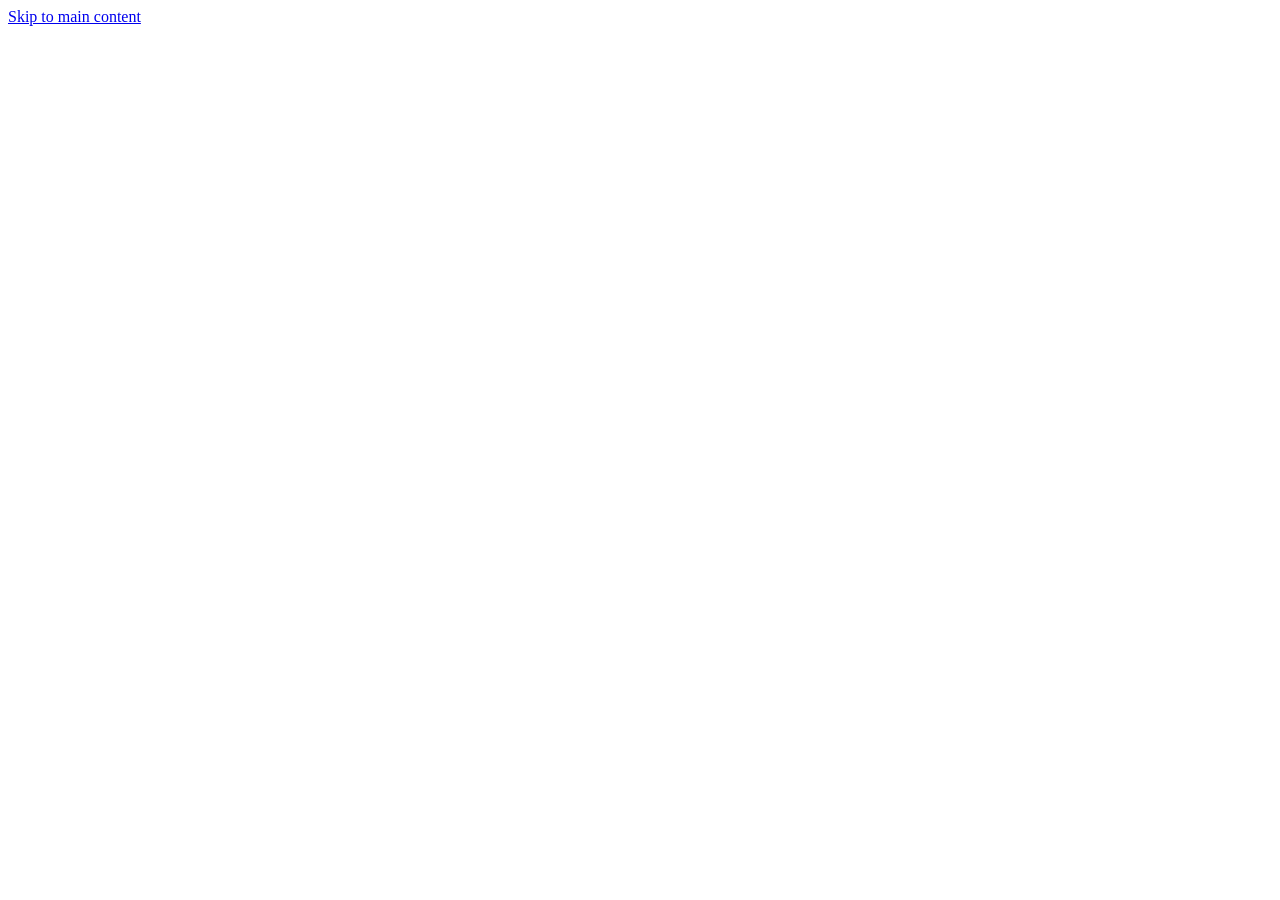
<file: _includes/skip-link.html>
<a class="visually-hidden-focusable skip-link" href="#quarto-document-content">Skip to main content</a>
<script>
  // Quarto inserts this include inside <main>. Move the link to the start of
  // <body>, so it is the first thing a keyboard user reaches.
  (function () {
    var link = document.currentScript.previousElementSibling;
    document.body.insertBefore(link, document.body.firstChild);
  })();
</script>
</file>
<file: docs/site_libs/quarto-html/tippy.css>
.tippy-box[data-animation=fade][data-state=hidden]{opacity:0}[data-tippy-root]{max-width:calc(100vw - 10px)}.tippy-box{position:relative;background-color:#333;color:#fff;border-radius:4px;font-size:14px;line-height:1.4;white-space:normal;outline:0;transition-property:transform,visibility,opacity}.tippy-box[data-placement^=top]>.tippy-arrow{bottom:0}.tippy-box[data-placement^=top]>.tippy-arrow:before{bottom:-7px;left:0;border-width:8px 8px 0;border-top-color:initial;transform-origin:center top}.tippy-box[data-placement^=bottom]>.tippy-arrow{top:0}.tippy-box[data-placement^=bottom]>.tippy-arrow:before{top:-7px;left:0;border-width:0 8px 8px;border-bottom-color:initial;transform-origin:center bottom}.tippy-box[data-placement^=left]>.tippy-arrow{right:0}.tippy-box[data-placement^=left]>.tippy-arrow:before{border-width:8px 0 8px 8px;border-left-color:initial;right:-7px;transform-origin:center left}.tippy-box[data-placement^=right]>.tippy-arrow{left:0}.tippy-box[data-placement^=right]>.tippy-arrow:before{left:-7px;border-width:8px 8px 8px 0;border-right-color:initial;transform-origin:center right}.tippy-box[data-inertia][data-state=visible]{transition-timing-function:cubic-bezier(.54,1.5,.38,1.11)}.tippy-arrow{width:16px;height:16px;color:#333}.tippy-arrow:before{content:"";position:absolute;border-color:transparent;border-style:solid}.tippy-content{position:relative;padding:5px 9px;z-index:1}
</file>
<file: docs/site_libs/quarto-html/quarto-syntax-highlighting-15634bcf2e68342d4ad2dfa704d543f6.css>
/* quarto syntax highlight colors */
:root {
  --quarto-hl-ot-color: #003B4F;
  --quarto-hl-at-color: #657422;
  --quarto-hl-ss-color: #20794D;
  --quarto-hl-an-color: #5E5E5E;
  --quarto-hl-fu-color: #4758AB;
  --quarto-hl-st-color: #20794D;
  --quarto-hl-cf-color: #003B4F;
  --quarto-hl-op-color: #5E5E5E;
  --quarto-hl-er-color: #AD0000;
  --quarto-hl-bn-color: #AD0000;
  --quarto-hl-al-color: #AD0000;
  --quarto-hl-va-color: #111111;
  --quarto-hl-bu-color: inherit;
  --quarto-hl-ex-color: inherit;
  --quarto-hl-pp-color: #AD0000;
  --quarto-hl-in-color: #5E5E5E;
  --quarto-hl-vs-color: #20794D;
  --quarto-hl-wa-color: #5E5E5E;
  --quarto-hl-do-color: #5E5E5E;
  --quarto-hl-im-color: #00769E;
  --quarto-hl-ch-color: #20794D;
  --quarto-hl-dt-color: #AD0000;
  --quarto-hl-fl-color: #AD0000;
  --quarto-hl-co-color: #5E5E5E;
  --quarto-hl-cv-color: #5E5E5E;
  --quarto-hl-cn-color: #8f5902;
  --quarto-hl-sc-color: #5E5E5E;
  --quarto-hl-dv-color: #AD0000;
  --quarto-hl-kw-color: #003B4F;
}

/* other quarto variables */
:root {
  --quarto-font-monospace: SFMono-Regular, Menlo, Monaco, Consolas, "Liberation Mono", "Courier New", monospace;
}

/* syntax highlight based on Pandoc's rules */
pre > code.sourceCode > span {
  color: #003B4F;
}

code.sourceCode > span {
  color: #003B4F;
}

div.sourceCode,
div.sourceCode pre.sourceCode {
  color: #003B4F;
}

/* Normal */
code span {
  color: #003B4F;
}

/* Alert */
code span.al {
  color: #AD0000;
  font-style: inherit;
}

/* Annotation */
code span.an {
  color: #5E5E5E;
  font-style: inherit;
}

/* Attribute */
code span.at {
  color: #657422;
  font-style: inherit;
}

/* BaseN */
code span.bn {
  color: #AD0000;
  font-style: inherit;
}

/* BuiltIn */
code span.bu {
  font-style: inherit;
}

/* ControlFlow */
code span.cf {
  color: #003B4F;
  font-weight: bold;
  font-style: inherit;
}

/* Char */
code span.ch {
  color: #20794D;
  font-style: inherit;
}

/* Constant */
code span.cn {
  color: #8f5902;
  font-style: inherit;
}

/* Comment */
code span.co {
  color: #5E5E5E;
  font-style: inherit;
}

/* CommentVar */
code span.cv {
  color: #5E5E5E;
  font-style: italic;
}

/* Documentation */
code span.do {
  color: #5E5E5E;
  font-style: italic;
}

/* DataType */
code span.dt {
  color: #AD0000;
  font-style: inherit;
}

/* DecVal */
code span.dv {
  color: #AD0000;
  font-style: inherit;
}

/* Error */
code span.er {
  color: #AD0000;
  font-style: inherit;
}

/* Extension */
code span.ex {
  font-style: inherit;
}

/* Float */
code span.fl {
  color: #AD0000;
  font-style: inherit;
}

/* Function */
code span.fu {
  color: #4758AB;
  font-style: inherit;
}

/* Import */
code span.im {
  color: #00769E;
  font-style: inherit;
}

/* Information */
code span.in {
  color: #5E5E5E;
  font-style: inherit;
}

/* Keyword */
code span.kw {
  color: #003B4F;
  font-weight: bold;
  font-style: inherit;
}

/* Operator */
code span.op {
  color: #5E5E5E;
  font-style: inherit;
}

/* Other */
code span.ot {
  color: #003B4F;
  font-style: inherit;
}

/* Preprocessor */
code span.pp {
  color: #AD0000;
  font-style: inherit;
}

/* SpecialChar */
code span.sc {
  color: #5E5E5E;
  font-style: inherit;
}

/* SpecialString */
code span.ss {
  color: #20794D;
  font-style: inherit;
}

/* String */
code span.st {
  color: #20794D;
  font-style: inherit;
}

/* Variable */
code span.va {
  color: #111111;
  font-style: inherit;
}

/* VerbatimString */
code span.vs {
  color: #20794D;
  font-style: inherit;
}

/* Warning */
code span.wa {
  color: #5E5E5E;
  font-style: italic;
}

.prevent-inlining {
  content: "</";
}

/*# sourceMappingURL=f23921c56f73e400b49028c9186a1aa0.css.map */
</file>
<file: docs/styles/fonts.css>
/* Self-hosted fonts, unmodified from Adobe's release branches:
   github.com/adobe-fonts/source-serif and github.com/adobe-fonts/source-sans.
   SIL Open Font Licence 1.1; each folder in fonts/ carries its LICENSE.md.
   Kept in plain CSS rather than custom.scss so the url() paths stay relative
   to this file: docs/styles/fonts.css -> docs/fonts/. */

@font-face {
  font-family: "Source Serif 4";
  font-style: normal;
  font-weight: 400;
  font-display: swap;
  src: url("../fonts/source-serif-4/SourceSerif4-Regular.ttf.woff2") format("woff2");
}

@font-face {
  font-family: "Source Serif 4";
  font-style: italic;
  font-weight: 400;
  font-display: swap;
  src: url("../fonts/source-serif-4/SourceSerif4-It.ttf.woff2") format("woff2");
}

@font-face {
  font-family: "Source Serif 4";
  font-style: normal;
  font-weight: 600;
  font-display: swap;
  src: url("../fonts/source-serif-4/SourceSerif4-Semibold.ttf.woff2") format("woff2");
}

@font-face {
  font-family: "Source Sans 3";
  font-style: normal;
  font-weight: 400;
  font-display: swap;
  src: url("../fonts/source-sans-3/SourceSans3-Regular.ttf.woff2") format("woff2");
}

@font-face {
  font-family: "Source Sans 3";
  font-style: italic;
  font-weight: 400;
  font-display: swap;
  src: url("../fonts/source-sans-3/SourceSans3-It.ttf.woff2") format("woff2");
}

@font-face {
  font-family: "Source Sans 3";
  font-style: normal;
  font-weight: 600;
  font-display: swap;
  src: url("../fonts/source-sans-3/SourceSans3-Semibold.ttf.woff2") format("woff2");
}
</file>
